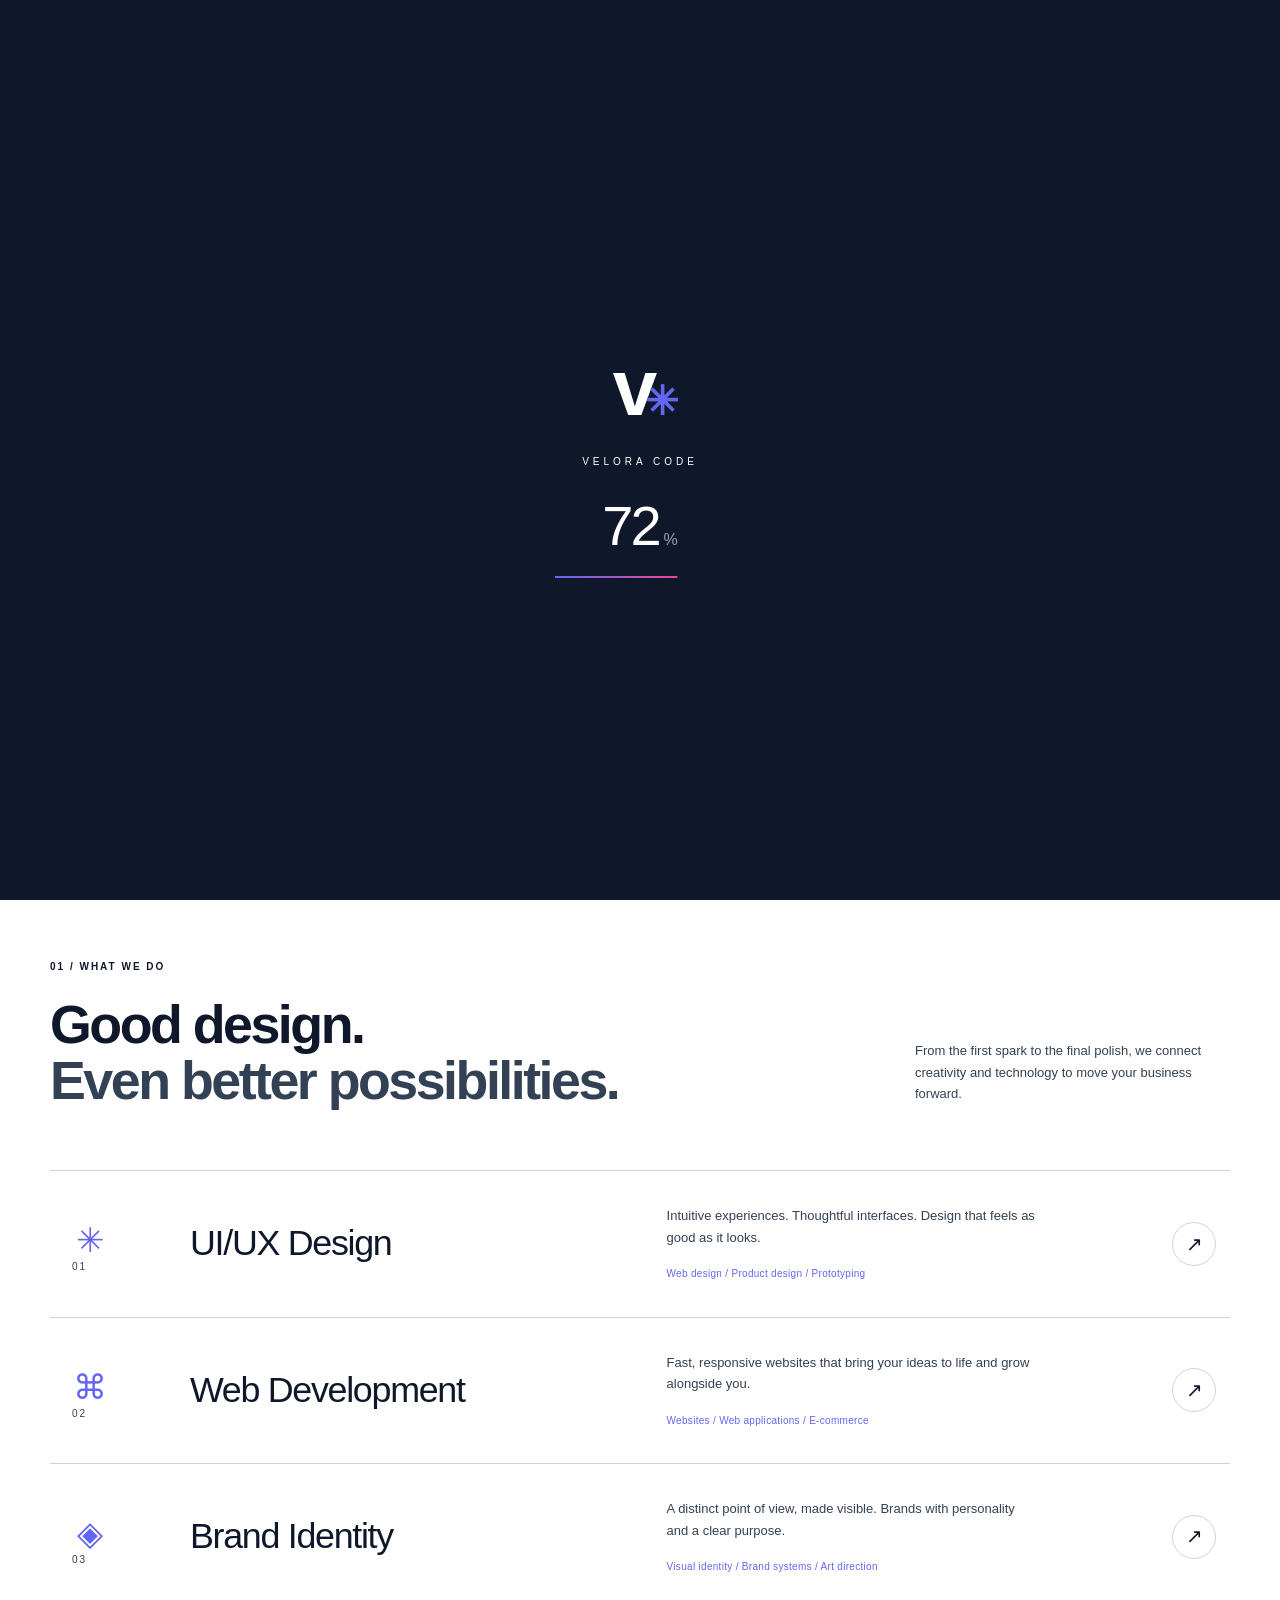
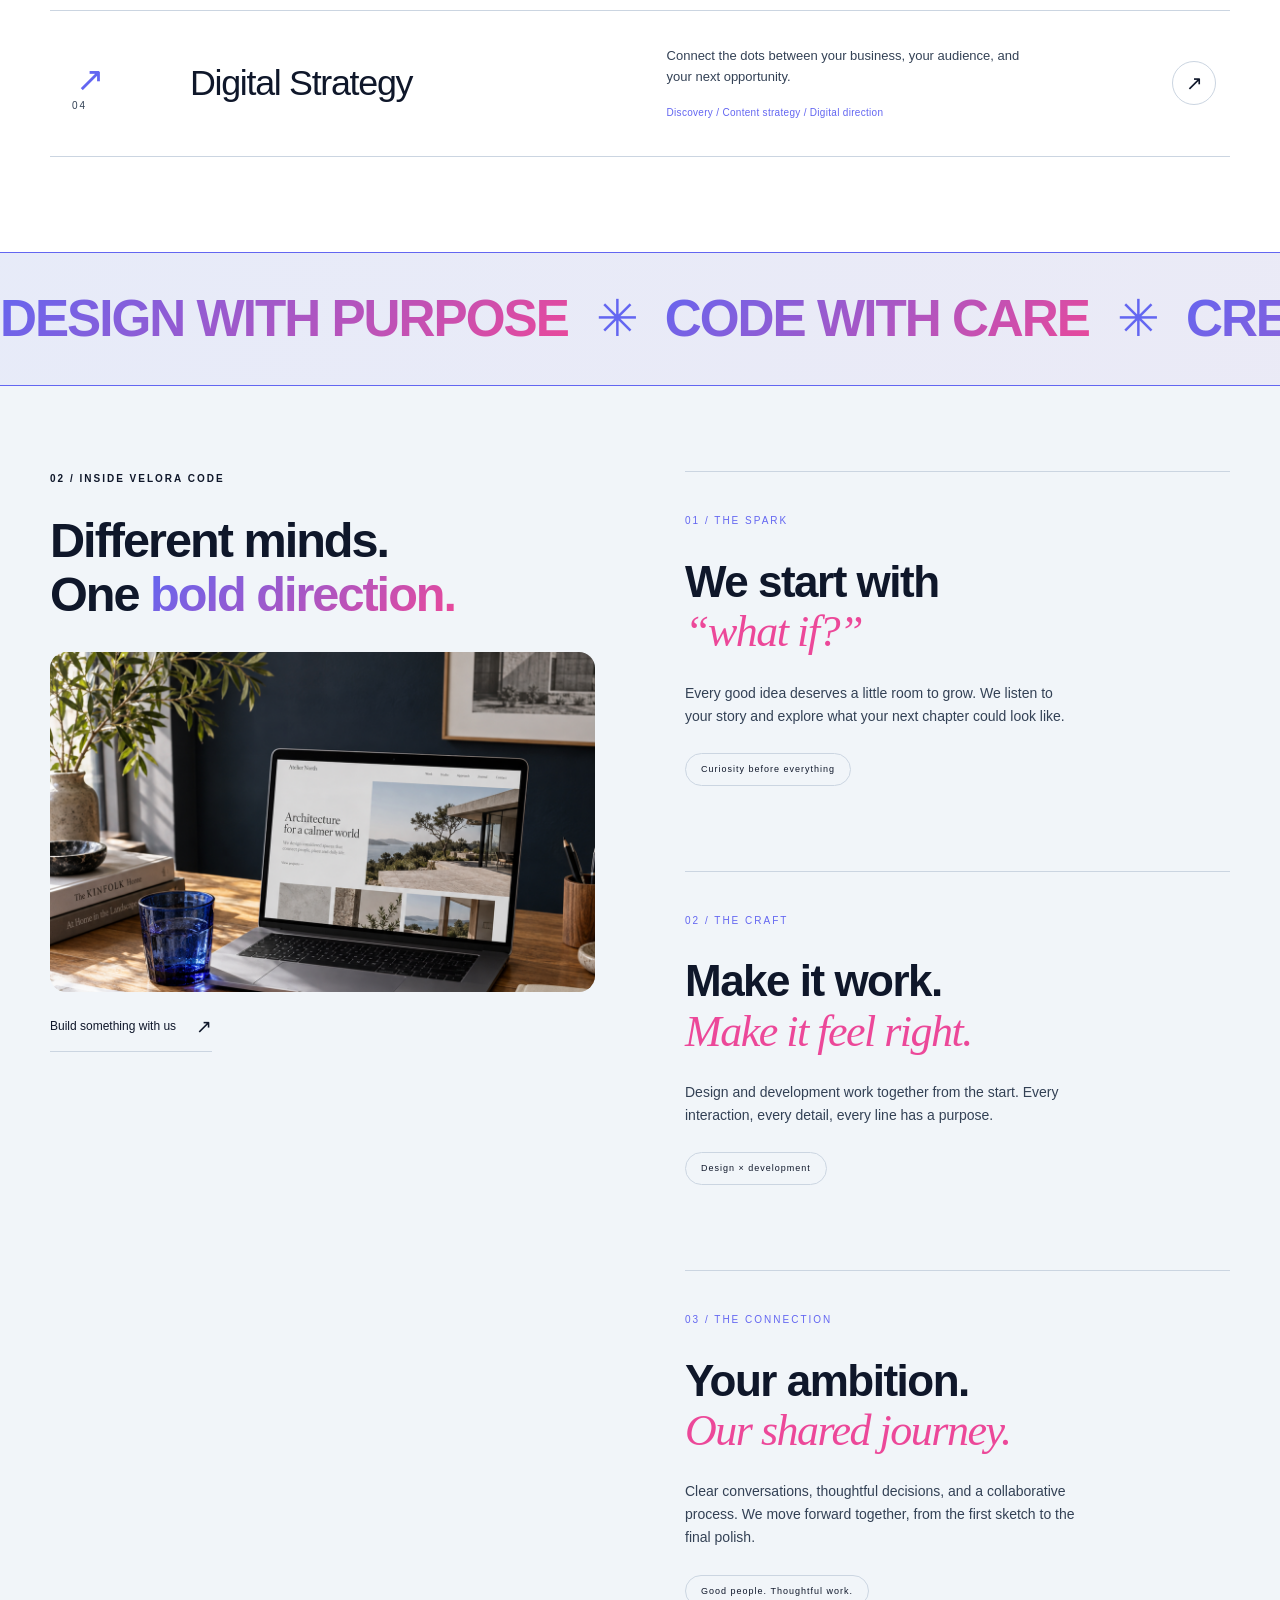
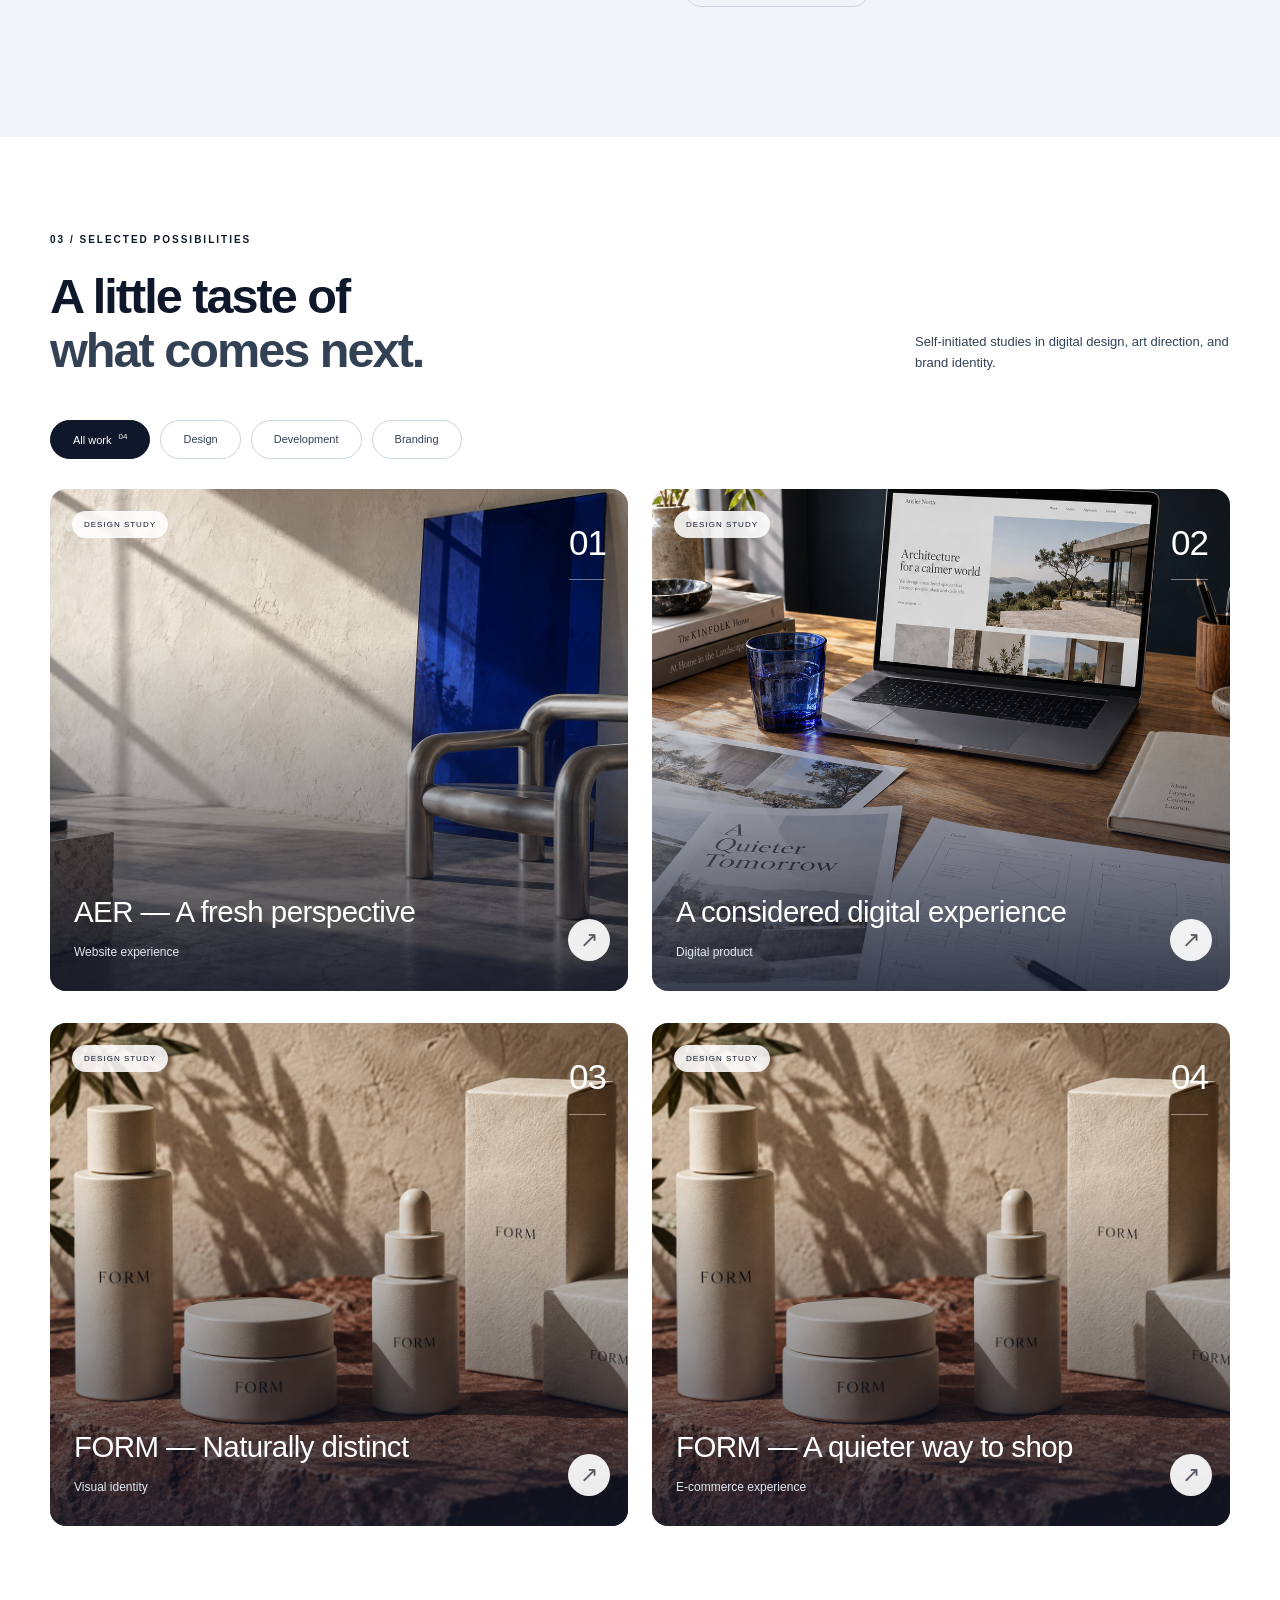
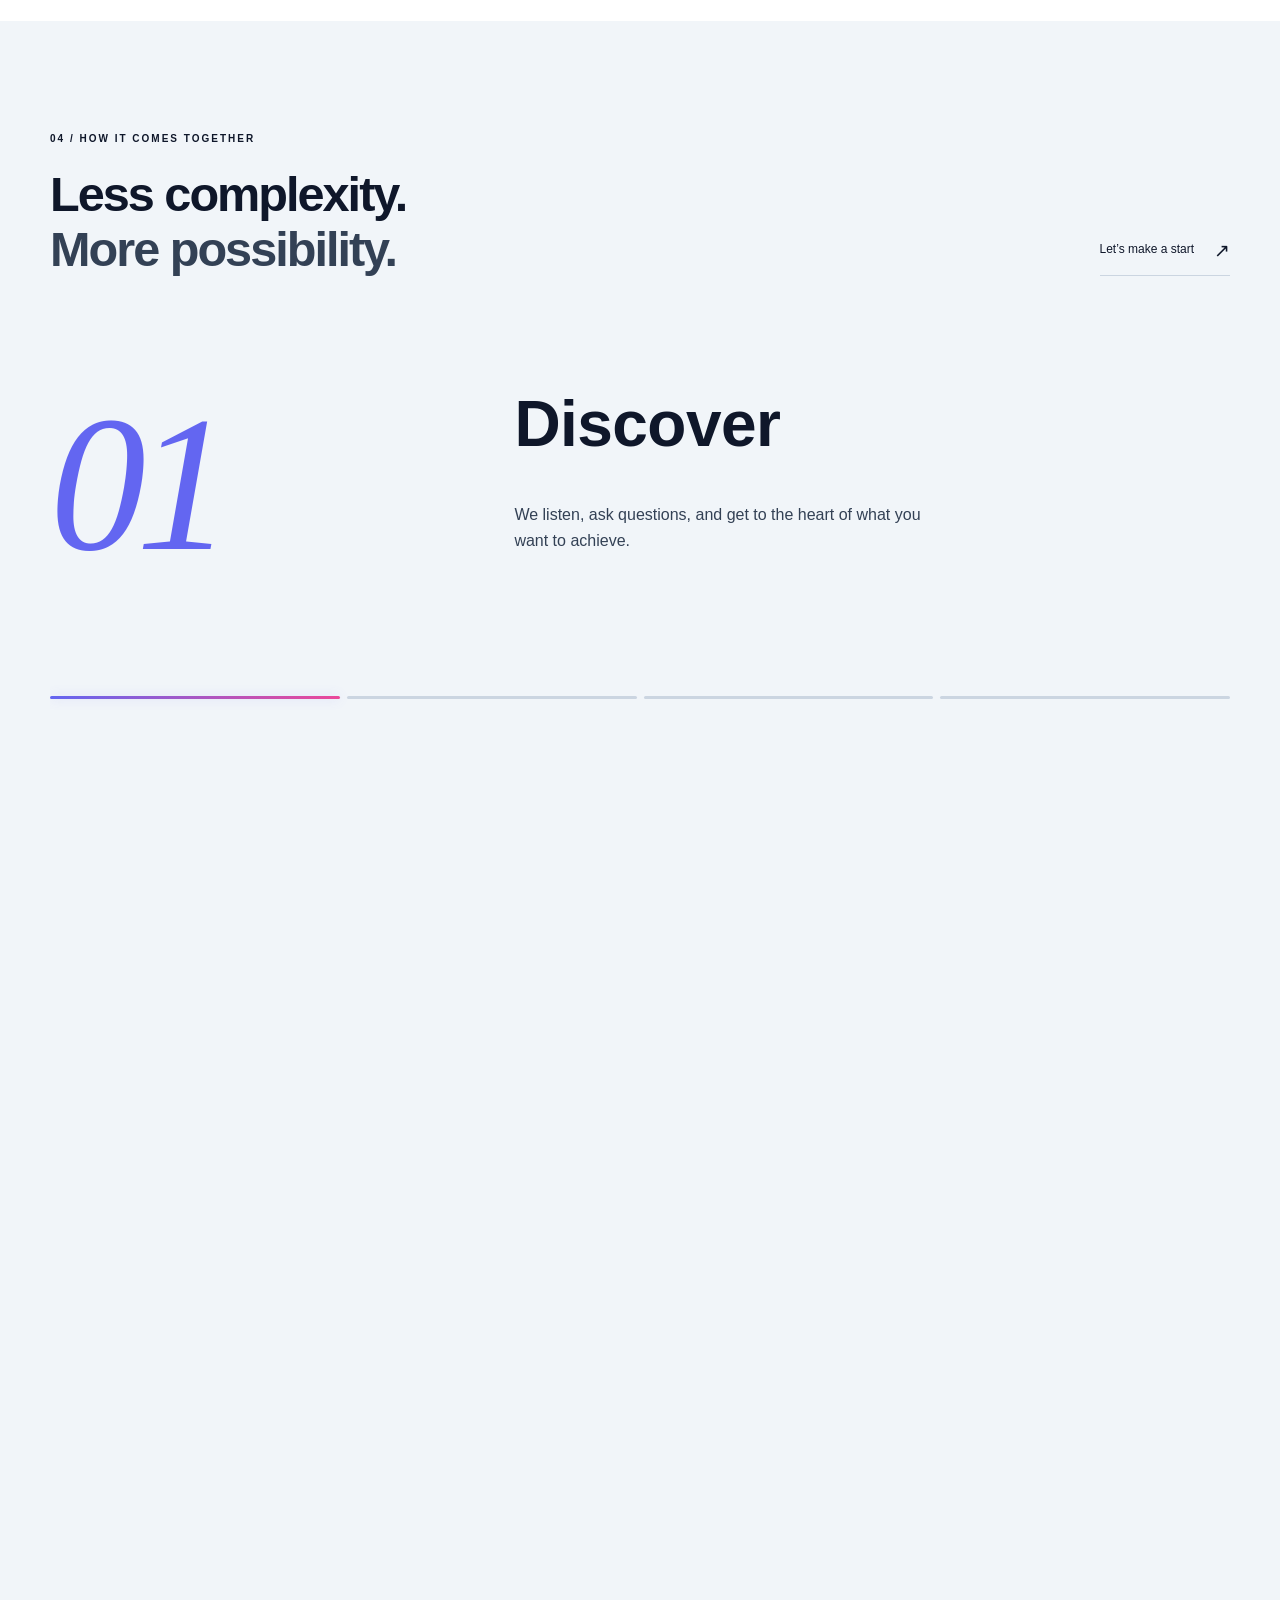
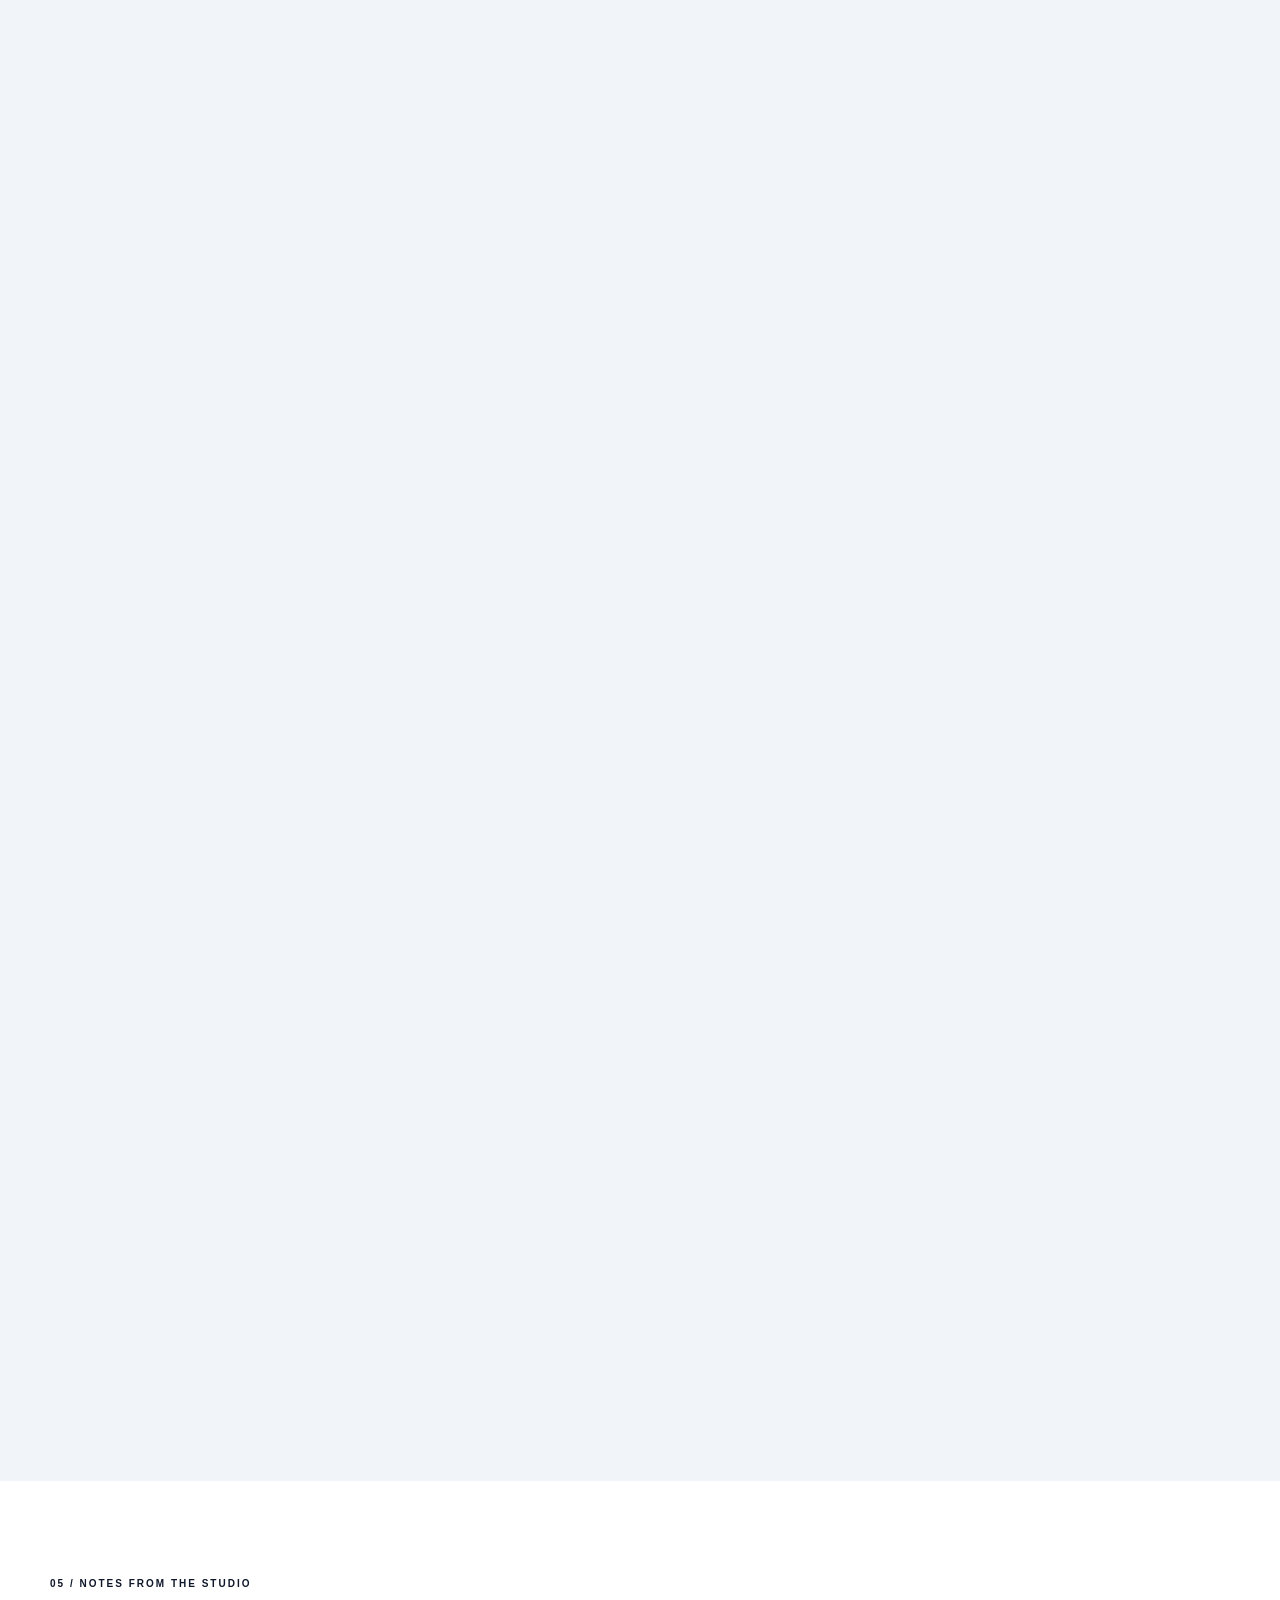
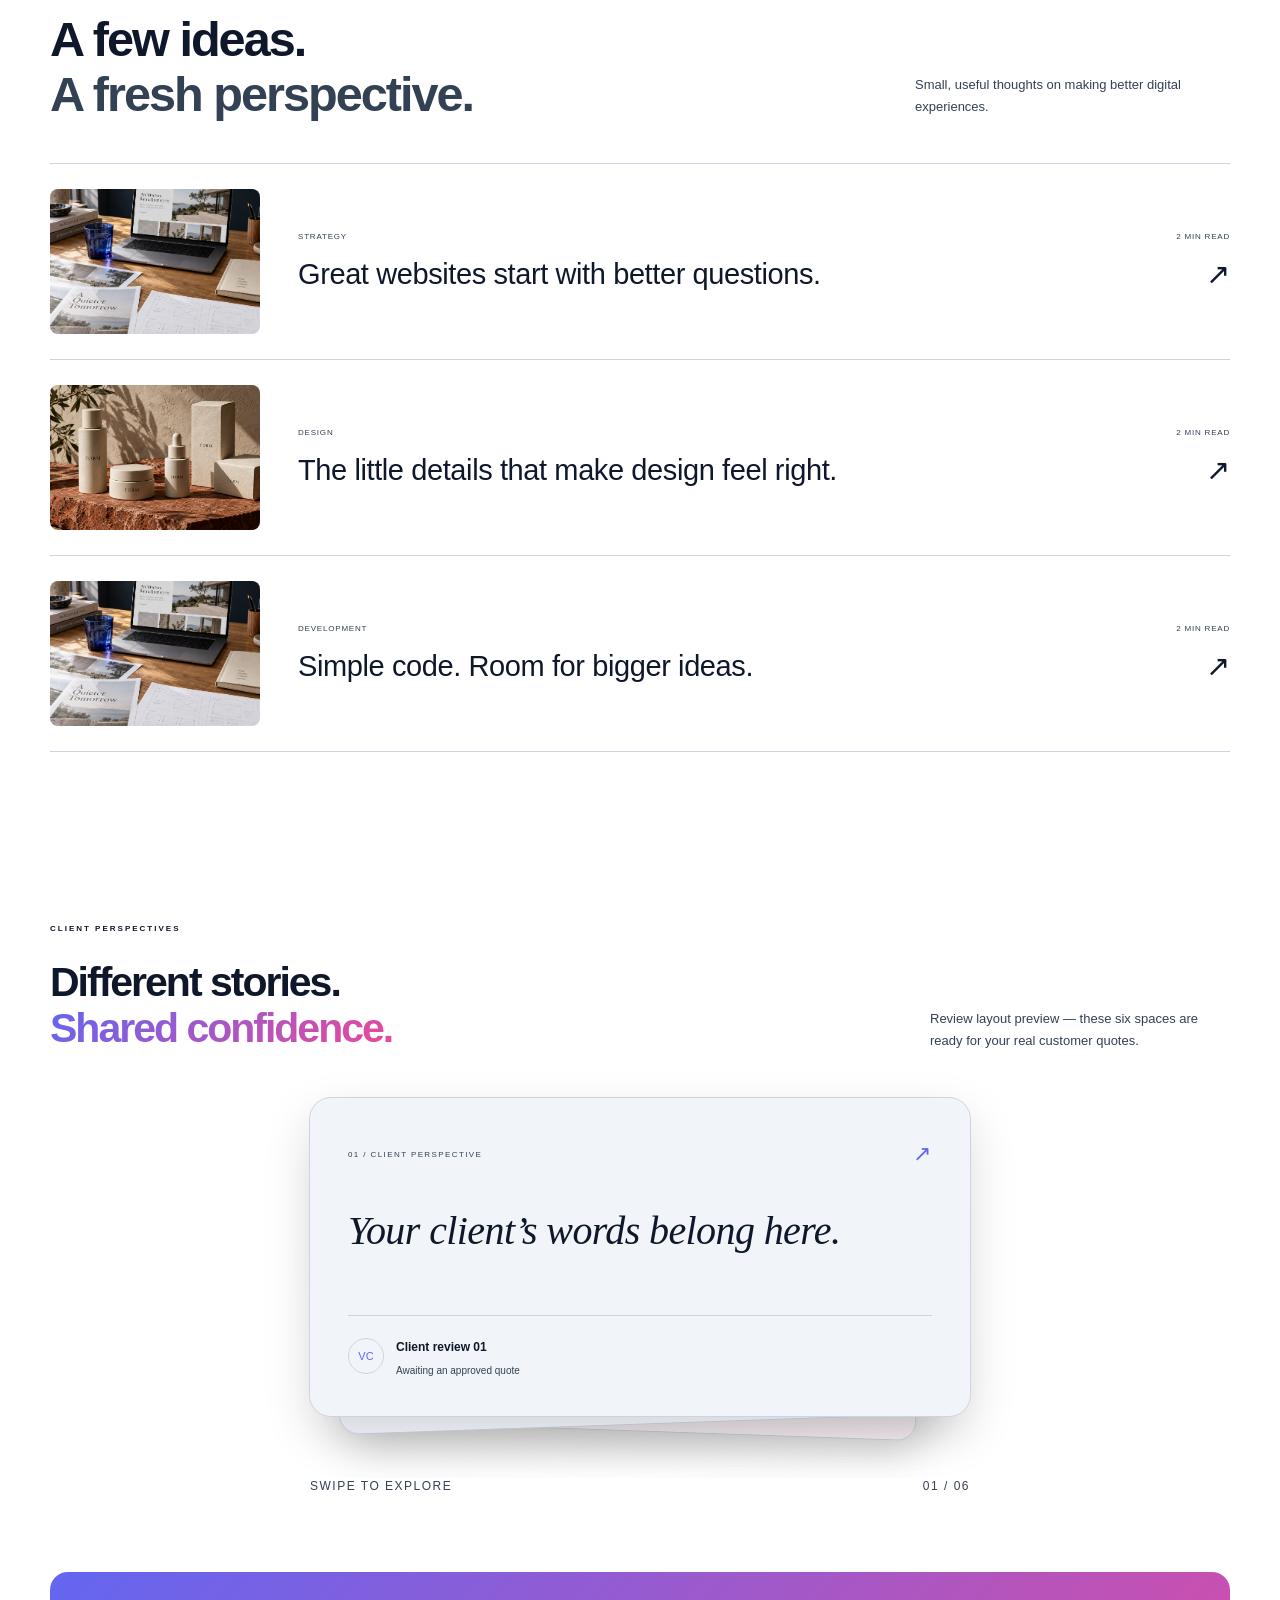
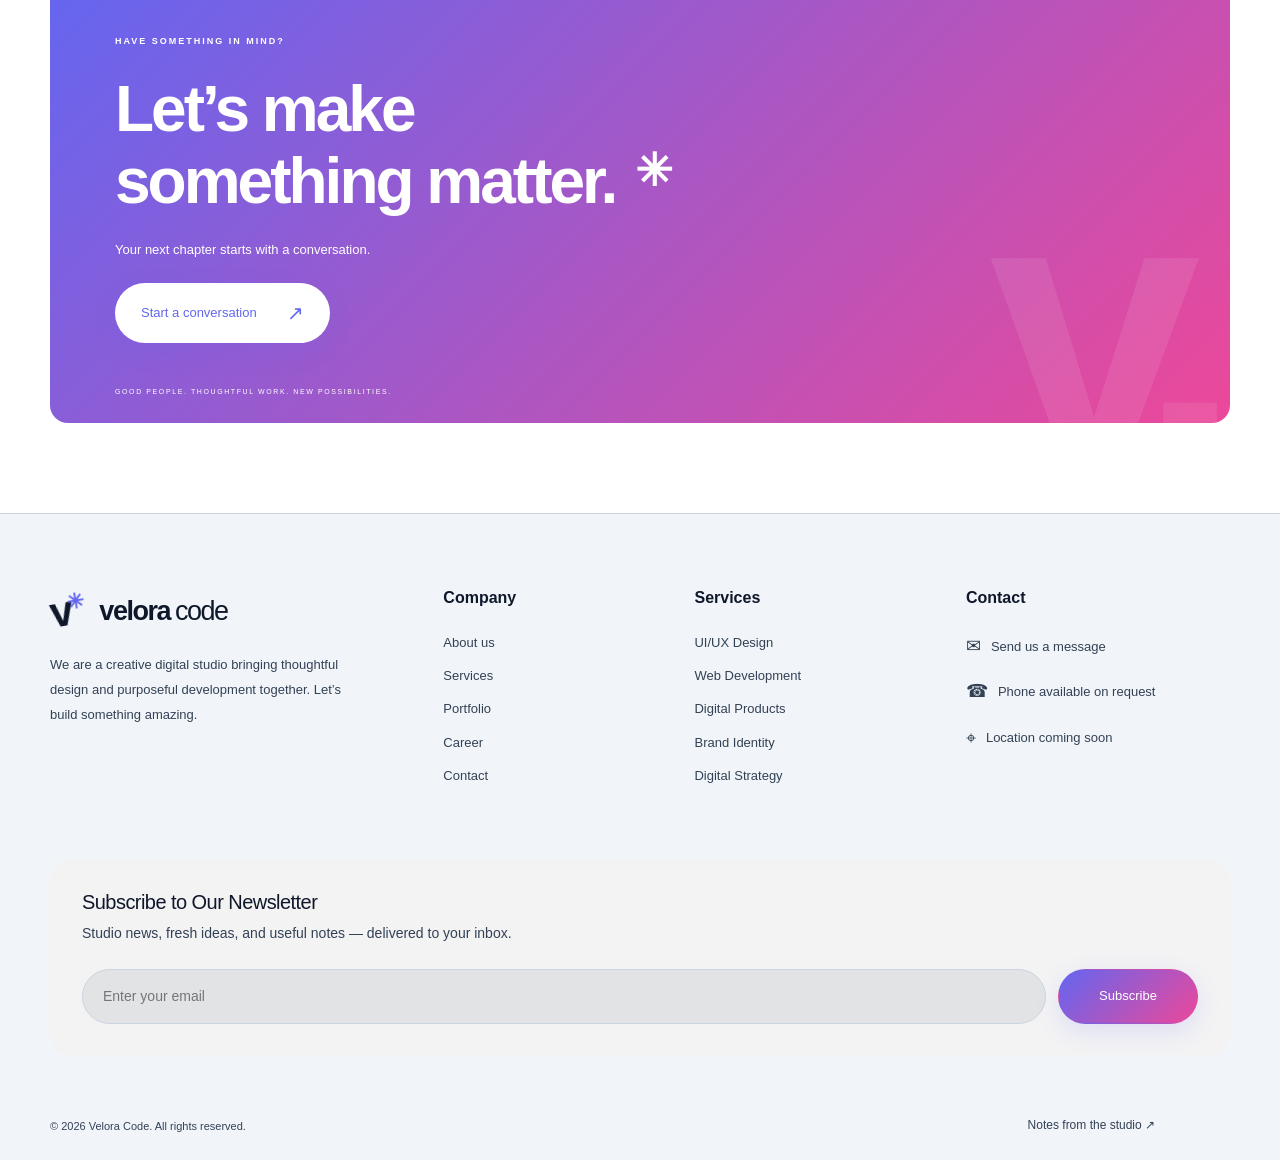
<file: index.html>
<!doctype html>
<html lang="en">
<head>
  <meta charset="UTF-8">
  <meta name="viewport" content="width=device-width, initial-scale=1">
  <meta name="description" content="Velora Code — thoughtful design and purposeful development for your next digital chapter.">
  <title>Velora Code — Ideas into experiences.</title>
<link rel="stylesheet" href="css/main.css">
  <script type="module" src="js/main.js"></script>
</head>
<body id="velora-app" data-theme="light">
  <a class="vc-skip" href="#main">Skip to content</a>
  <header class="vc-header">
    <div class="vc-wrap vc-nav">
      <a class="vc-brand" href="index.html" aria-label="Velora Code home"><span class="vc-mark">v<span>✳</span></span>velora<span class="vc-brand-code">code</span><span class="vc-brand-dot">®</span></a>
      <nav id="navigation" aria-label="Main navigation"><span class="vc-menu-caption">EXPLORE VELORA CODE</span><a href="index.html">Home</a><a href="html/about.html">Studio</a><a href="html/services.html">Services</a><a href="html/our-work.html">Our work</a><a href="html/career.html">Career</a><a href="html/contact.html">Contact</a><span class="vc-menu-footer">A little curiosity. A lot of possibility.</span></nav>
      <div class="vc-nav-actions"><button class="vc-theme" aria-label="Switch to dark theme" title="Switch theme"><span aria-hidden="true">☾</span></button><a class="vc-button vc-button-small" href="html/contact.html">Let’s talk <span>↗</span></a><button class="vc-menu" aria-label="Open menu" aria-expanded="false" aria-controls="navigation"><span></span><span></span><span></span></button></div>
    </div>
  </header>
  <main id="main">
    <section class="vc-hero vc-wrap" aria-labelledby="hero-title">
      <div class="vc-hero-copy">
        <p class="vc-eyebrow"><span class="vc-status"></span> A CREATIVE DIGITAL STUDIO</p>
        <h1 id="hero-title">Big ideas.<br>Beautiful <span class="vc-gradient">digital</span><br><span class="vc-gradient">experiences.</span><span class="vc-spark" aria-hidden="true">✳</span></h1>
        <p class="vc-intro">A little curiosity. A lot of craft. We bring design and code together to turn your next big idea into something people love.</p>
        <div class="vc-actions"><a class="vc-button" href="html/our-work.html">Explore our work <span>↗</span></a><a class="vc-text-link" href="html/contact.html">Have an idea? Let’s talk <span>↗</span></a></div>
        <div class="vc-stats" id="hero-stats" aria-label="Company statistics"></div>
      </div>
      <div class="vc-hero-art" aria-label="Website design in progress"><img class="vc-editorial-image" src="assets/images/workspace.png" alt="Laptop displaying an architecture website, with printed layouts and wireframe sketches on a desk" fetchpriority="high"><div class="vc-art-top"><span>IDEAS IN GOOD HANDS</span><span>VC — 01</span></div><span class="vc-art-bottom">DESIGN MEETS DEVELOPMENT <span>↗</span></span></div></section>
    <section class="vc-partners vc-wrap" aria-label="Our disciplines">
      <p>DESIGN & CODE<br>WORKING TOGETHER</p>
      <div class="vc-marquee" tabindex="0" aria-label="Our disciplines. Focus or hover to pause."><div class="vc-marquee-track" id="partner-logos"></div></div>
      
    </section>
    <section id="services" class="vc-section vc-wrap">
      <div class="vc-section-heading"><div><p class="vc-eyebrow">01 / WHAT WE DO</p><h2>Good design.<br><span class="vc-muted">Even better possibilities.</span></h2></div><p>From the first spark to the final polish, we connect creativity and technology to move your business forward.</p></div>
      <div class="vc-services" id="service-list" tabindex="0" aria-label="Our services"></div>
    </section>
    <section id="about" class="vc-studio-section"><div class="vc-studio-strip" aria-hidden="true"><span>DESIGN WITH PURPOSE ✳ CODE WITH CARE ✳ CREATE WITH CURIOSITY ✳</span><span>DESIGN WITH PURPOSE ✳ CODE WITH CARE ✳ CREATE WITH CURIOSITY ✳</span></div><div class="vc-wrap vc-studio-layout">
  <div class="vc-studio-pin"><p class="vc-eyebrow">02 / INSIDE VELORA CODE</p><h2>Different minds.<br>One <span class="vc-gradient">bold direction.</span></h2><div class="vc-studio-orbit"><img class="vc-editorial-image" src="assets/images/workspace.png" alt="Typography studies and website wireframes on a creative work desk" loading="lazy"></div><a class="vc-text-link" href="html/contact.html">Build something with us <span>↗</span></a></div>
  <div class="vc-studio-chapters"><article><span class="vc-chapter-number">01 / THE SPARK</span><h3>We start with<br><em>“what if?”</em></h3><p>Every good idea deserves a little room to grow. We listen to your story and explore what your next chapter could look like.</p><span class="vc-chapter-tag">Curiosity before everything</span></article><article><span class="vc-chapter-number">02 / THE CRAFT</span><h3>Make it work.<br><em>Make it feel right.</em></h3><p>Design and development work together from the start. Every interaction, every detail, every line has a purpose.</p><span class="vc-chapter-tag">Design × development</span></article><article><span class="vc-chapter-number">03 / THE CONNECTION</span><h3>Your ambition.<br><em>Our shared journey.</em></h3><p>Clear conversations, thoughtful decisions, and a collaborative process. We move forward together, from the first sketch to the final polish.</p><span class="vc-chapter-tag">Good people. Thoughtful work.</span></article></div>
</div></section>
    <section id="company-metrics" class="vc-metrics vc-wrap" hidden aria-label="Velora Code in numbers"></section><section id="work" class="vc-section vc-wrap">
      <div class="vc-section-heading"><div><p class="vc-eyebrow">03 / SELECTED POSSIBILITIES</p><h2>A little taste of<br><span class="vc-muted">what comes next.</span></h2></div><p>Self-initiated studies in digital design, art direction, and brand identity.</p></div>
      <div class="vc-filter-bar" role="group" aria-label="Filter project concepts"><button data-filter="All" aria-pressed="true">All work <sup>04</sup></button><button data-filter="Design" aria-pressed="false">Design</button><button data-filter="Development" aria-pressed="false">Development</button><button data-filter="Branding" aria-pressed="false">Branding</button></div>
      <div class="vc-projects" id="project-list" aria-live="polite"></div>
    </section>
    <section class="vc-process-band"><div class="vc-section vc-wrap"><div class="vc-section-heading"><div><p class="vc-eyebrow">04 / HOW IT COMES TOGETHER</p><h2>Less complexity.<br><span class="vc-muted">More possibility.</span></h2></div><a class="vc-text-link" href="html/contact.html">Let’s make a start <span>↗</span></a></div><div class="vc-process" id="process-list"></div></div></section>
    
    <section id="insights" class="vc-section vc-wrap vc-insights-section"><div class="vc-section-heading"><div><p class="vc-eyebrow">05 / NOTES FROM THE STUDIO</p><h2>A few ideas.<br><span class="vc-muted">A fresh perspective.</span></h2></div><p>Small, useful thoughts on making better digital experiences.</p></div><div class="vc-insights" id="article-list"></div></section>
    <section class="vc-quote vc-wrap" id="client-reviews" hidden aria-label="Customer reviews"></section><section id="contact" class="vc-contact vc-wrap"><div><p class="vc-eyebrow">HAVE SOMETHING IN MIND?</p><h2>Let’s make<br><span>something matter.</span><span class="vc-contact-star" aria-hidden="true">✳</span></h2><p>Your next chapter starts with a conversation.</p><button class="vc-button vc-button-light" data-contact>Start a conversation <span>↗</span></button></div><span class="vc-contact-watermark" aria-hidden="true">v.</span><span class="vc-contact-footnote">GOOD PEOPLE. THOUGHTFUL WORK. NEW POSSIBILITIES.</span></section>
  </main>
  <footer class="vc-footer"><div class="vc-wrap">
  <div class="vc-footer-grid">
    <div class="vc-footer-brand"><a class="vc-brand" href="index.html"><span class="vc-mark">v<span>✳</span></span>velora<span class="vc-brand-code">code</span></a><p>We are a creative digital studio bringing thoughtful design and purposeful development together. Let’s build something amazing.</p></div>
    <div><h3>Company</h3><a href="html/about.html">About us</a><a href="html/services.html">Services</a><a href="html/our-work.html">Portfolio</a><a href="html/career.html">Career</a><a href="html/contact.html">Contact</a></div>
    <div><h3>Services</h3><a href="html/services.html">UI/UX Design</a><a href="html/services.html">Web Development</a><a href="html/services.html">Digital Products</a><a href="html/services.html">Brand Identity</a><a href="html/services.html">Digital Strategy</a></div>
    <div class="vc-contact-details"><h3>Contact</h3><a href="html/contact.html"><span aria-hidden="true">✉</span> Send us a message</a><p><span aria-hidden="true">☎</span> Phone available on request</p><p><span aria-hidden="true">⌖</span> Location coming soon</p></div>
  </div>
  <div class="vc-newsletter"><div><h3>Subscribe to Our Newsletter</h3><p>Studio news, fresh ideas, and useful notes — delivered to your inbox.</p></div><form id="newsletter-form"><label class="vc-sr-only" for="newsletter-email">Your email address</label><div><input id="newsletter-email" name="email" type="email" required autocomplete="email" placeholder="Enter your email"><button class="vc-button" type="submit">Subscribe</button></div><p id="newsletter-status" role="status"></p></form></div>
  <div class="vc-footer-bottom"><span>© <span id="current-year"></span> Velora Code. All rights reserved.</span><a href="html/blogs.html">Notes from the studio ↗</a><a class="vc-back-top" href="#main" aria-label="Back to top"><span>Back to top</span><i aria-hidden="true">↑</i></a></div>
</div></footer>
  <dialog class="vc-dialog" id="detail-dialog" aria-labelledby="dialog-title"><button class="vc-dialog-close" aria-label="Close dialog">×</button><div id="dialog-content"></div></dialog>
</body>
</html>
</file>
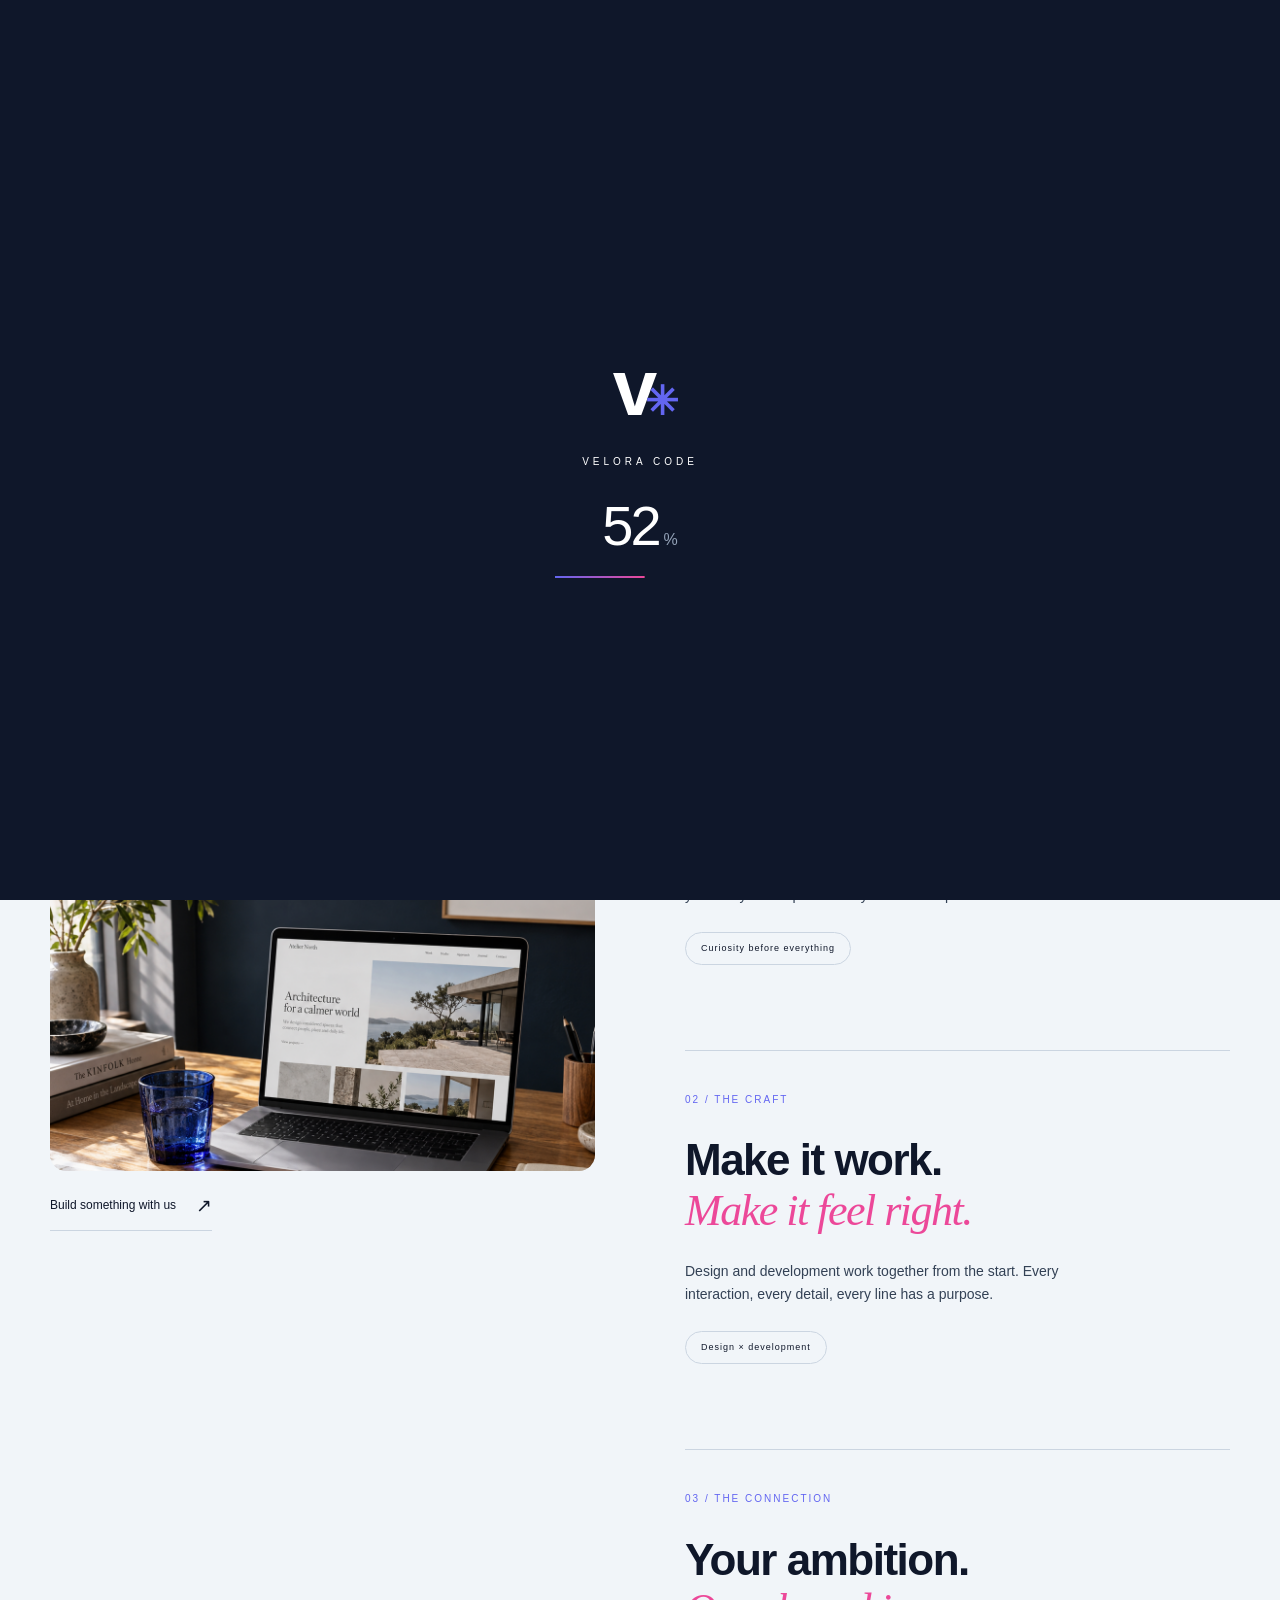
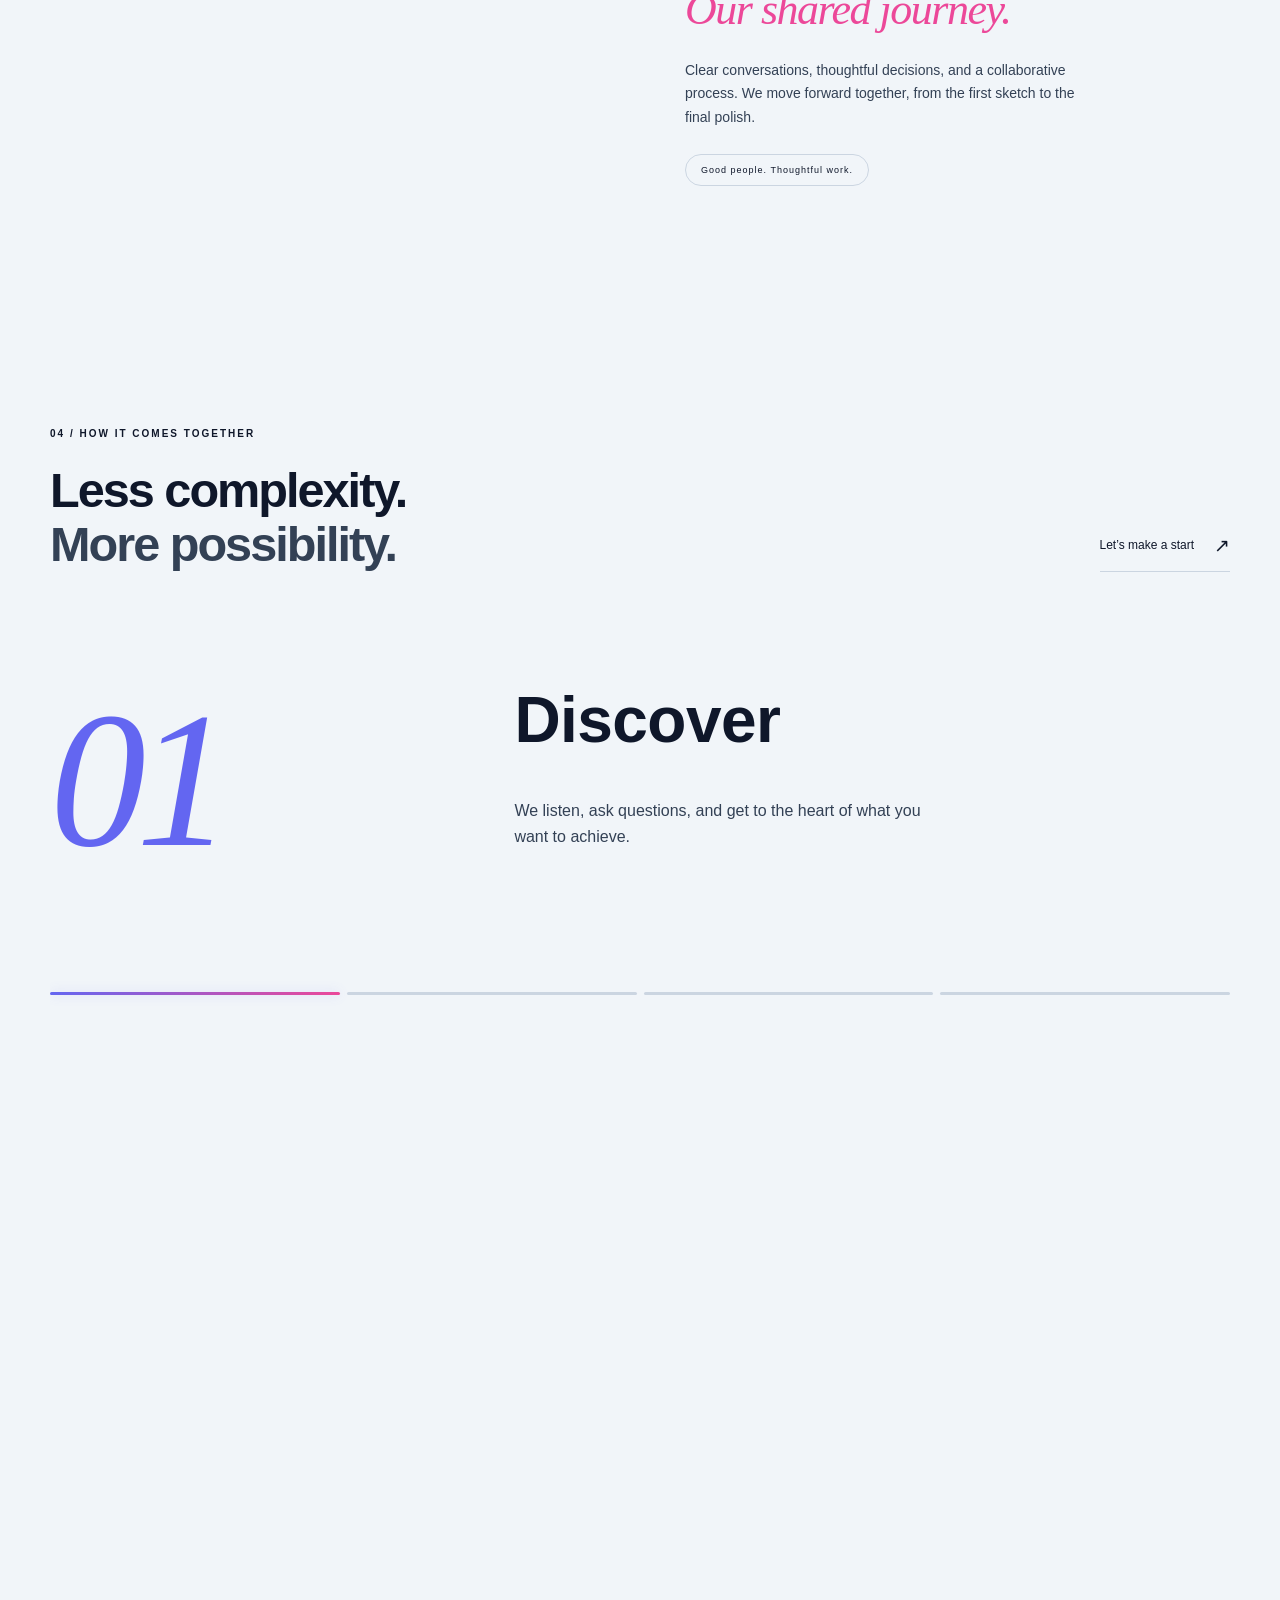
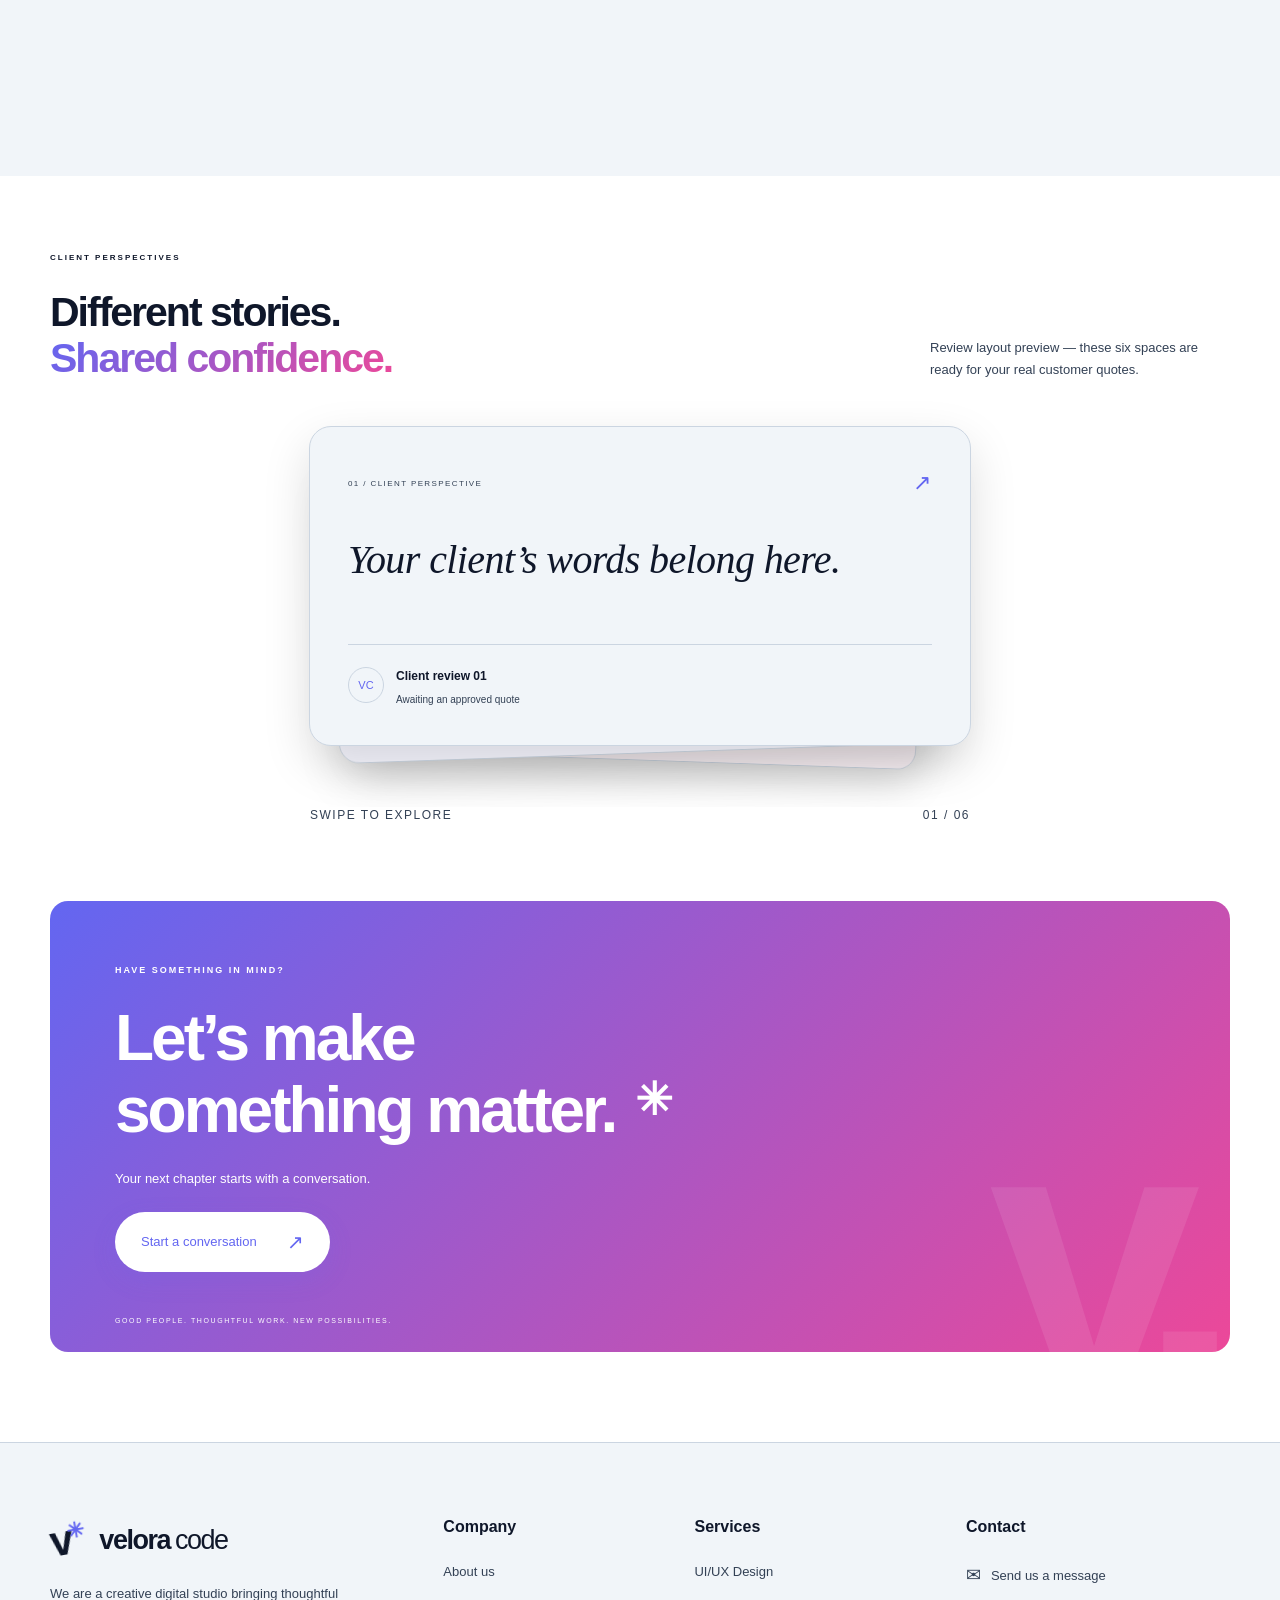
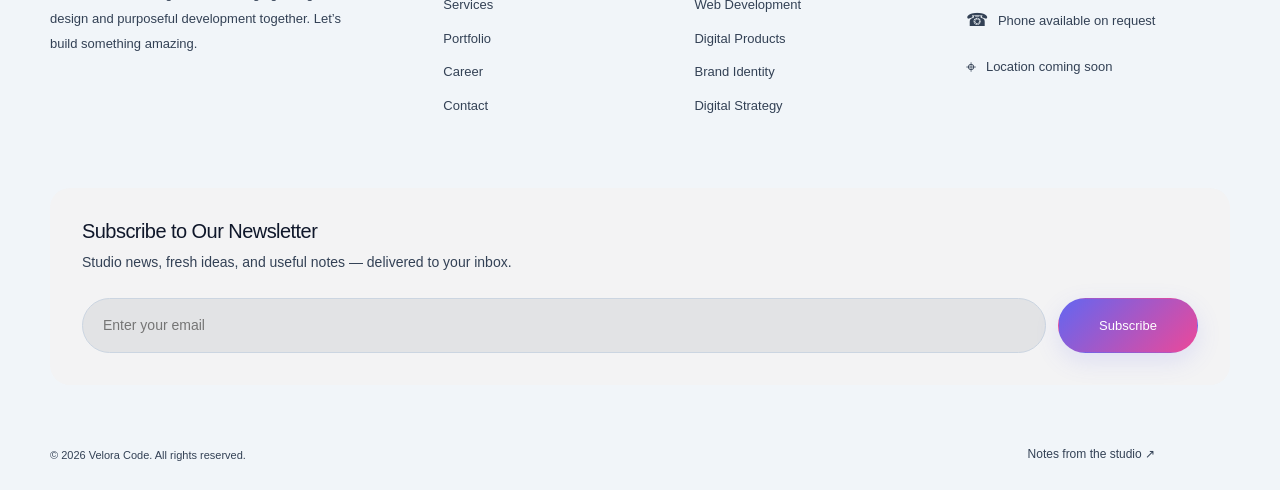
<file: html/about.html>
<!doctype html>
<html lang="en">
<head>
  <meta charset="UTF-8">
  <meta name="viewport" content="width=device-width, initial-scale=1">
  <meta name="description" content="Velora Code — thoughtful design and purposeful development for your next digital chapter.">
  <title>Our studio — Velora Code</title>
<link rel="stylesheet" href="../css/main.css">
  <script type="module" src="../js/main.js"></script>
</head>
<body id="velora-app" data-theme="light">
  <a class="vc-skip" href="#main">Skip to content</a>
  <header class="vc-header">
    <div class="vc-wrap vc-nav">
      <a class="vc-brand" href="../index.html" aria-label="Velora Code home"><span class="vc-mark">v<span>✳</span></span>velora<span class="vc-brand-code">code</span><span class="vc-brand-dot">®</span></a>
      <nav id="navigation" aria-label="Main navigation"><span class="vc-menu-caption">EXPLORE VELORA CODE</span><a href="../index.html">Home</a><a href="../html/about.html">Studio</a><a href="../html/services.html">Services</a><a href="../html/our-work.html">Our work</a><a href="../html/career.html">Career</a><a href="../html/contact.html">Contact</a><span class="vc-menu-footer">A little curiosity. A lot of possibility.</span></nav>
      <div class="vc-nav-actions"><button class="vc-theme" aria-label="Switch to dark theme" title="Switch theme"><span aria-hidden="true">☾</span></button><a class="vc-button vc-button-small" href="../html/contact.html">Let’s talk <span>↗</span></a><button class="vc-menu" aria-label="Open menu" aria-expanded="false" aria-controls="navigation"><span></span><span></span><span></span></button></div>
    </div>
  </header>
  <main id="main">
<section class="vc-page-intro vc-wrap"><p class="vc-eyebrow">MEET VELORA CODE</p><h1>A curious mind.<br>A <span class="vc-gradient">creative spirit.</span></h1><p>We connect the dots between what your business needs and what your audience will love.</p></section>
<section id="about" class="vc-studio-section"><div class="vc-studio-strip" aria-hidden="true"><span>DESIGN WITH PURPOSE ✳ CODE WITH CARE ✳ CREATE WITH CURIOSITY ✳</span><span>DESIGN WITH PURPOSE ✳ CODE WITH CARE ✳ CREATE WITH CURIOSITY ✳</span></div><div class="vc-wrap vc-studio-layout">
  <div class="vc-studio-pin"><p class="vc-eyebrow">02 / INSIDE VELORA CODE</p><h2>Different minds.<br>One <span class="vc-gradient">bold direction.</span></h2><div class="vc-studio-orbit"><img class="vc-editorial-image" src="../assets/images/workspace.png" alt="Typography studies and website wireframes on a creative work desk" loading="lazy"></div><a class="vc-text-link" href="../html/contact.html">Build something with us <span>↗</span></a></div>
  <div class="vc-studio-chapters"><article><span class="vc-chapter-number">01 / THE SPARK</span><h3>We start with<br><em>“what if?”</em></h3><p>Every good idea deserves a little room to grow. We listen to your story and explore what your next chapter could look like.</p><span class="vc-chapter-tag">Curiosity before everything</span></article><article><span class="vc-chapter-number">02 / THE CRAFT</span><h3>Make it work.<br><em>Make it feel right.</em></h3><p>Design and development work together from the start. Every interaction, every detail, every line has a purpose.</p><span class="vc-chapter-tag">Design × development</span></article><article><span class="vc-chapter-number">03 / THE CONNECTION</span><h3>Your ambition.<br><em>Our shared journey.</em></h3><p>Clear conversations, thoughtful decisions, and a collaborative process. We move forward together, from the first sketch to the final polish.</p><span class="vc-chapter-tag">Good people. Thoughtful work.</span></article></div>
</div></section><section id="company-metrics" class="vc-metrics vc-wrap" hidden aria-label="Velora Code in numbers"></section>
<section class="vc-process-band"><div class="vc-section vc-wrap"><div class="vc-section-heading"><div><p class="vc-eyebrow">04 / HOW IT COMES TOGETHER</p><h2>Less complexity.<br><span class="vc-muted">More possibility.</span></h2></div><a class="vc-text-link" href="../html/contact.html">Let’s make a start <span>↗</span></a></div><div class="vc-process" id="process-list"></div></div></section>
<section class="vc-quote vc-wrap" id="client-reviews" hidden aria-label="Customer reviews"></section><section id="contact" class="vc-contact vc-wrap"><div><p class="vc-eyebrow">HAVE SOMETHING IN MIND?</p><h2>Let’s make<br><span>something matter.</span><span class="vc-contact-star" aria-hidden="true">✳</span></h2><p>Your next chapter starts with a conversation.</p><button class="vc-button vc-button-light" data-contact>Start a conversation <span>↗</span></button></div><span class="vc-contact-watermark" aria-hidden="true">v.</span><span class="vc-contact-footnote">GOOD PEOPLE. THOUGHTFUL WORK. NEW POSSIBILITIES.</span></section>
  </main>
  <footer class="vc-footer"><div class="vc-wrap">
  <div class="vc-footer-grid">
    <div class="vc-footer-brand"><a class="vc-brand" href="../index.html"><span class="vc-mark">v<span>✳</span></span>velora<span class="vc-brand-code">code</span></a><p>We are a creative digital studio bringing thoughtful design and purposeful development together. Let’s build something amazing.</p></div>
    <div><h3>Company</h3><a href="../html/about.html">About us</a><a href="../html/services.html">Services</a><a href="../html/our-work.html">Portfolio</a><a href="../html/career.html">Career</a><a href="../html/contact.html">Contact</a></div>
    <div><h3>Services</h3><a href="../html/services.html">UI/UX Design</a><a href="../html/services.html">Web Development</a><a href="../html/services.html">Digital Products</a><a href="../html/services.html">Brand Identity</a><a href="../html/services.html">Digital Strategy</a></div>
    <div class="vc-contact-details"><h3>Contact</h3><a href="../html/contact.html"><span aria-hidden="true">✉</span> Send us a message</a><p><span aria-hidden="true">☎</span> Phone available on request</p><p><span aria-hidden="true">⌖</span> Location coming soon</p></div>
  </div>
  <div class="vc-newsletter"><div><h3>Subscribe to Our Newsletter</h3><p>Studio news, fresh ideas, and useful notes — delivered to your inbox.</p></div><form id="newsletter-form"><label class="vc-sr-only" for="newsletter-email">Your email address</label><div><input id="newsletter-email" name="email" type="email" required autocomplete="email" placeholder="Enter your email"><button class="vc-button" type="submit">Subscribe</button></div><p id="newsletter-status" role="status"></p></form></div>
  <div class="vc-footer-bottom"><span>© <span id="current-year"></span> Velora Code. All rights reserved.</span><a href="../html/blogs.html">Notes from the studio ↗</a><a class="vc-back-top" href="#main" aria-label="Back to top"><span>Back to top</span><i aria-hidden="true">↑</i></a></div>
</div></footer>
  <dialog class="vc-dialog" id="detail-dialog" aria-labelledby="dialog-title"><button class="vc-dialog-close" aria-label="Close dialog">×</button><div id="dialog-content"></div></dialog>
</body>
</html>
</file>
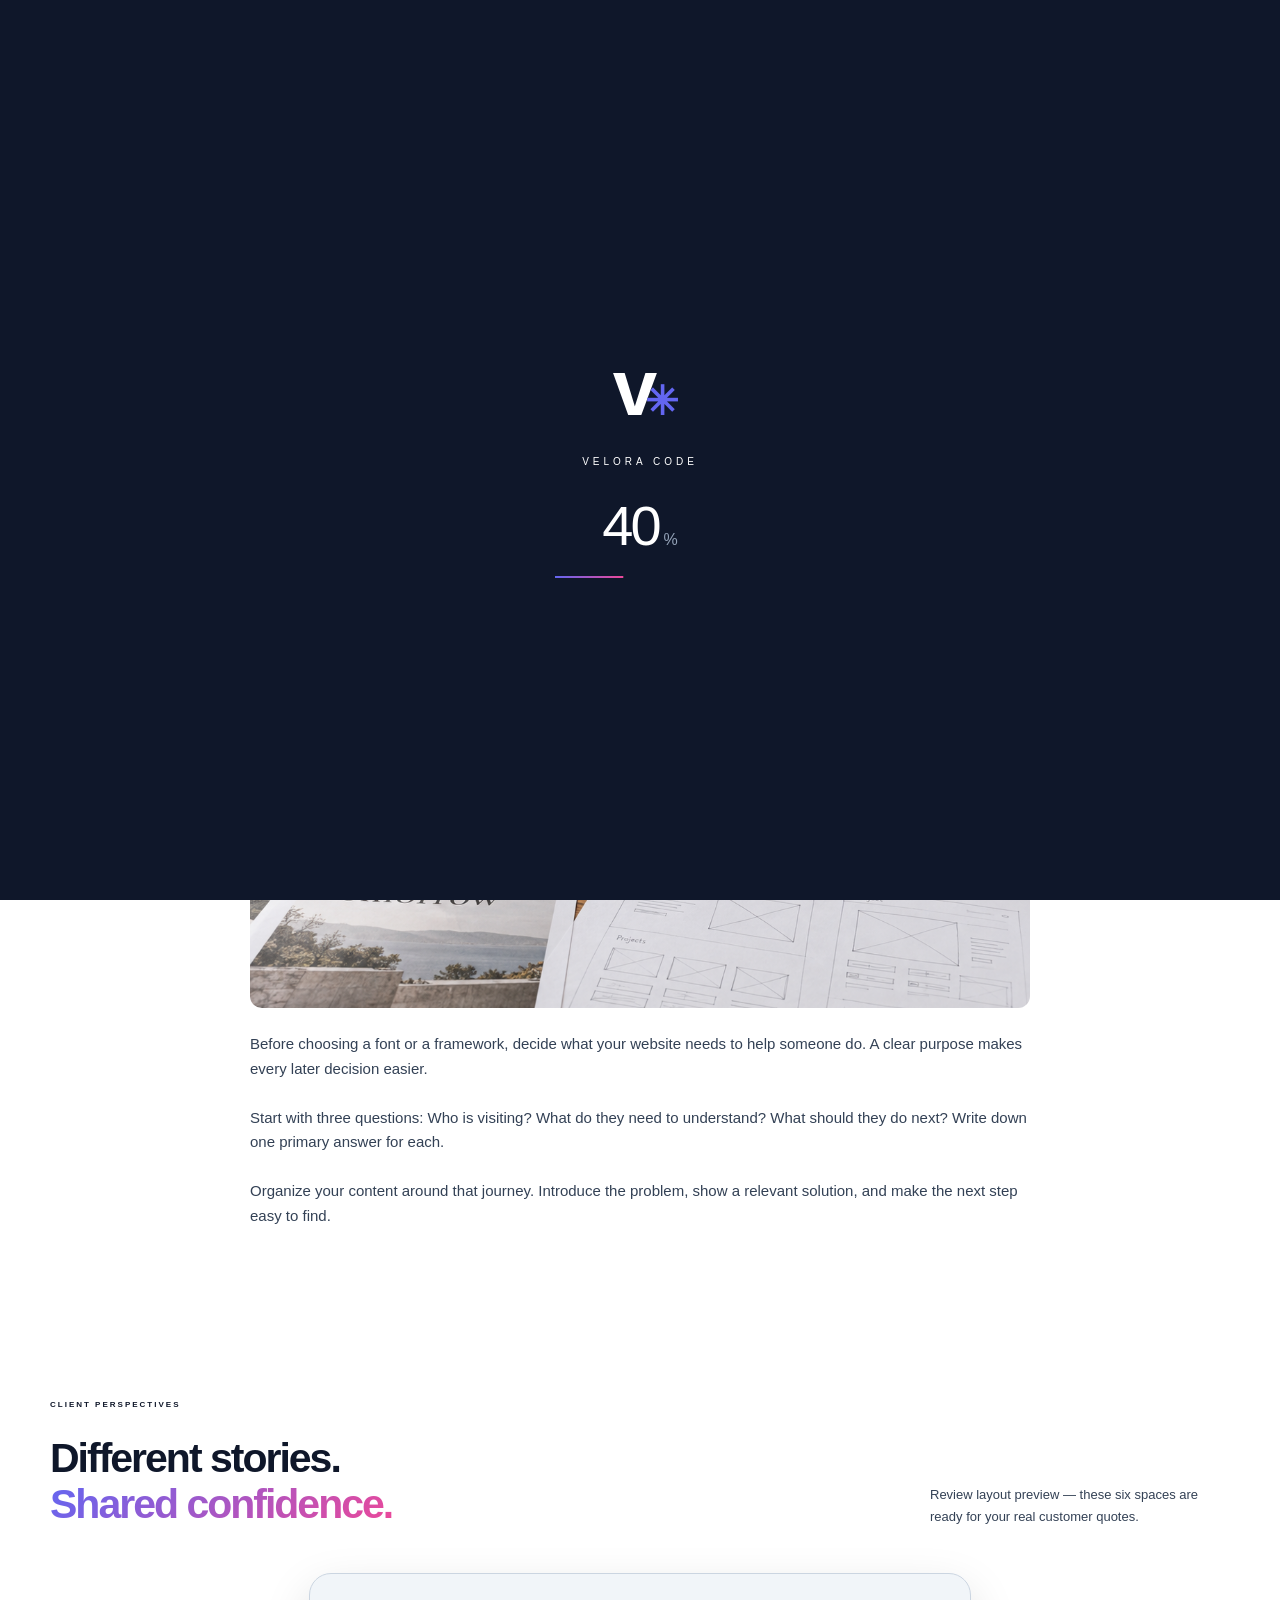
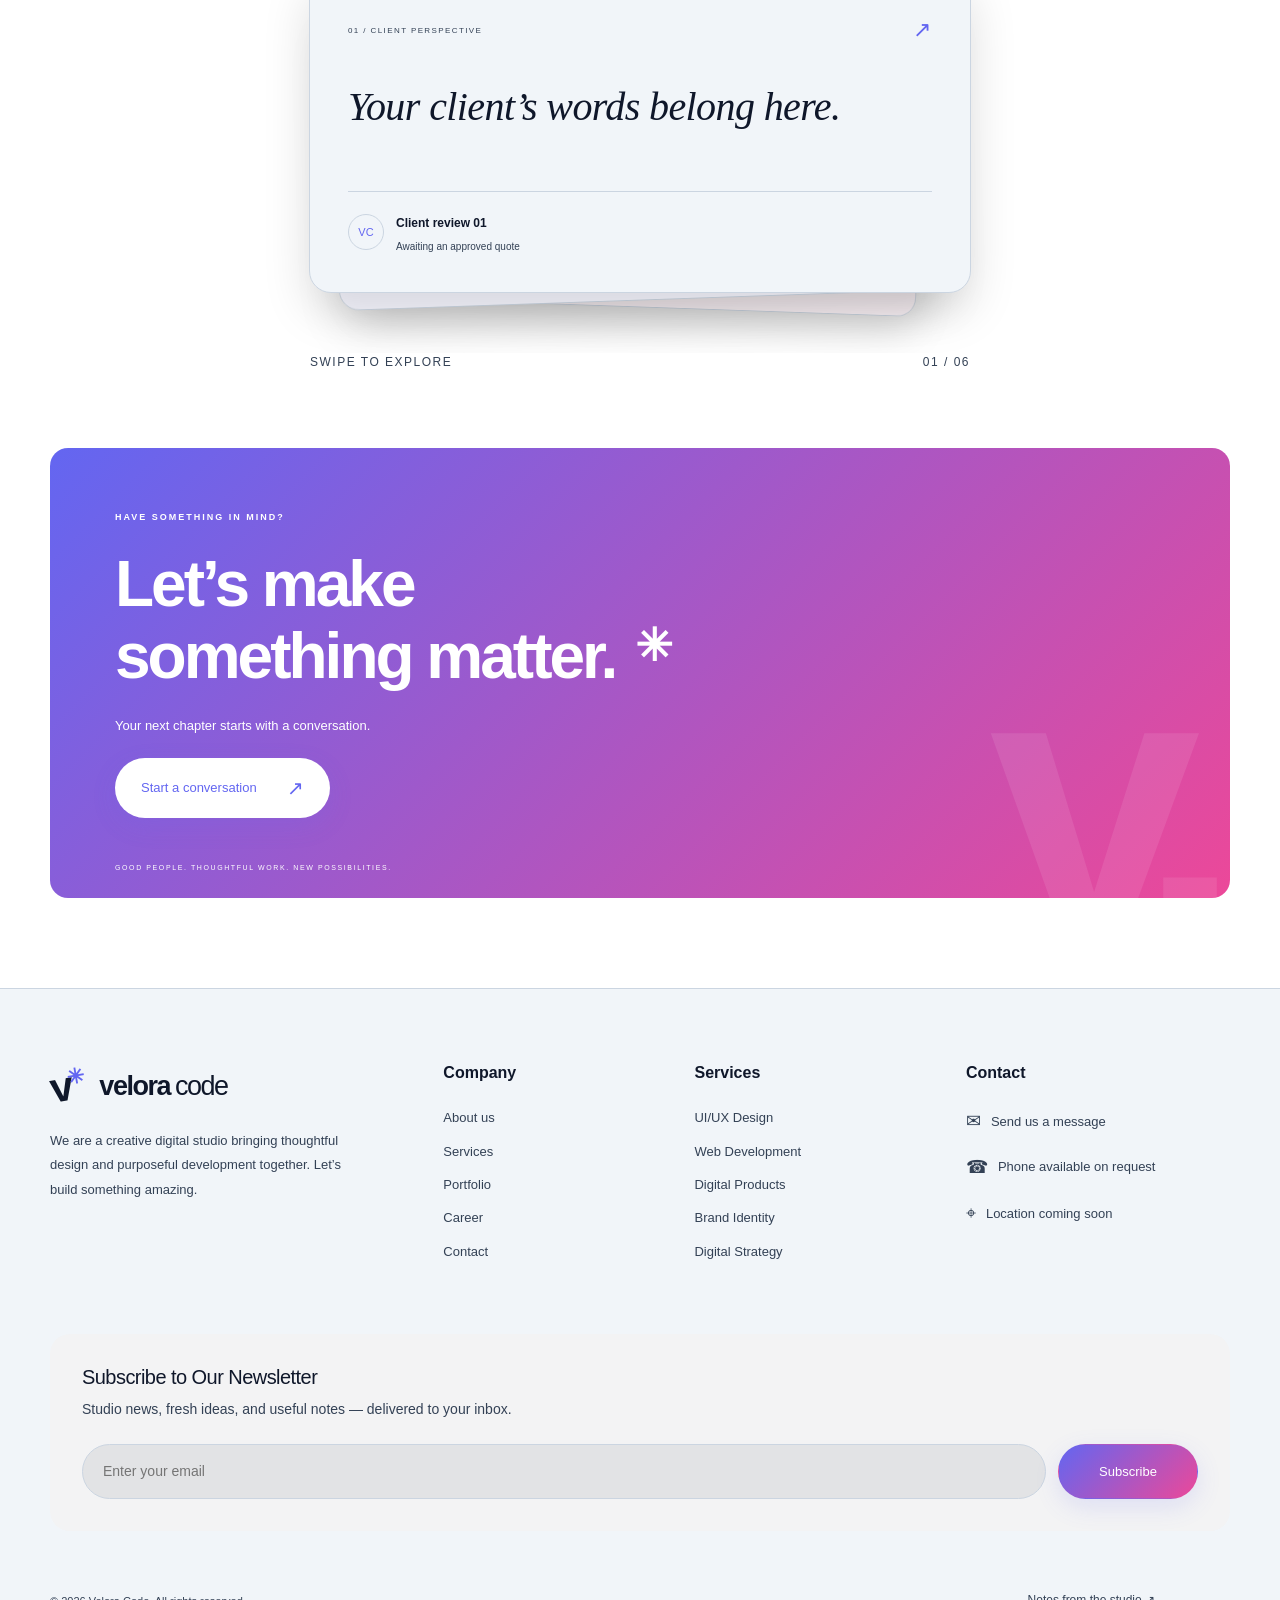
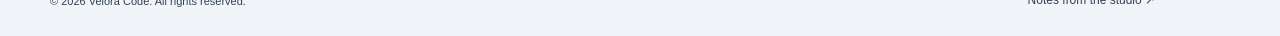
<file: html/blog-post.html>
<!doctype html>
<html lang="en">
<head>
  <meta charset="UTF-8">
  <meta name="viewport" content="width=device-width, initial-scale=1">
  <meta name="description" content="Velora Code — thoughtful design and purposeful development for your next digital chapter.">
  <title>Studio insight — Velora Code</title>
<link rel="stylesheet" href="../css/main.css">
  <script type="module" src="../js/main.js"></script>
</head>
<body id="velora-app" data-theme="light">
  <a class="vc-skip" href="#main">Skip to content</a>
  <header class="vc-header">
    <div class="vc-wrap vc-nav">
      <a class="vc-brand" href="../index.html" aria-label="Velora Code home"><span class="vc-mark">v<span>✳</span></span>velora<span class="vc-brand-code">code</span><span class="vc-brand-dot">®</span></a>
      <nav id="navigation" aria-label="Main navigation"><span class="vc-menu-caption">EXPLORE VELORA CODE</span><a href="../index.html">Home</a><a href="../html/about.html">Studio</a><a href="../html/services.html">Services</a><a href="../html/our-work.html">Our work</a><a href="../html/career.html">Career</a><a href="../html/contact.html">Contact</a><span class="vc-menu-footer">A little curiosity. A lot of possibility.</span></nav>
      <div class="vc-nav-actions"><button class="vc-theme" aria-label="Switch to dark theme" title="Switch theme"><span aria-hidden="true">☾</span></button><a class="vc-button vc-button-small" href="../html/contact.html">Let’s talk <span>↗</span></a><button class="vc-menu" aria-label="Open menu" aria-expanded="false" aria-controls="navigation"><span></span><span></span><span></span></button></div>
    </div>
  </header>
  <main id="main">
<section class="vc-wrap"><article class="vc-detail" id="blog-detail"></article></section><section class="vc-quote vc-wrap" id="client-reviews" hidden aria-label="Customer reviews"></section><section id="contact" class="vc-contact vc-wrap"><div><p class="vc-eyebrow">HAVE SOMETHING IN MIND?</p><h2>Let’s make<br><span>something matter.</span><span class="vc-contact-star" aria-hidden="true">✳</span></h2><p>Your next chapter starts with a conversation.</p><button class="vc-button vc-button-light" data-contact>Start a conversation <span>↗</span></button></div><span class="vc-contact-watermark" aria-hidden="true">v.</span><span class="vc-contact-footnote">GOOD PEOPLE. THOUGHTFUL WORK. NEW POSSIBILITIES.</span></section>
  </main>
  <footer class="vc-footer"><div class="vc-wrap">
  <div class="vc-footer-grid">
    <div class="vc-footer-brand"><a class="vc-brand" href="../index.html"><span class="vc-mark">v<span>✳</span></span>velora<span class="vc-brand-code">code</span></a><p>We are a creative digital studio bringing thoughtful design and purposeful development together. Let’s build something amazing.</p></div>
    <div><h3>Company</h3><a href="../html/about.html">About us</a><a href="../html/services.html">Services</a><a href="../html/our-work.html">Portfolio</a><a href="../html/career.html">Career</a><a href="../html/contact.html">Contact</a></div>
    <div><h3>Services</h3><a href="../html/services.html">UI/UX Design</a><a href="../html/services.html">Web Development</a><a href="../html/services.html">Digital Products</a><a href="../html/services.html">Brand Identity</a><a href="../html/services.html">Digital Strategy</a></div>
    <div class="vc-contact-details"><h3>Contact</h3><a href="../html/contact.html"><span aria-hidden="true">✉</span> Send us a message</a><p><span aria-hidden="true">☎</span> Phone available on request</p><p><span aria-hidden="true">⌖</span> Location coming soon</p></div>
  </div>
  <div class="vc-newsletter"><div><h3>Subscribe to Our Newsletter</h3><p>Studio news, fresh ideas, and useful notes — delivered to your inbox.</p></div><form id="newsletter-form"><label class="vc-sr-only" for="newsletter-email">Your email address</label><div><input id="newsletter-email" name="email" type="email" required autocomplete="email" placeholder="Enter your email"><button class="vc-button" type="submit">Subscribe</button></div><p id="newsletter-status" role="status"></p></form></div>
  <div class="vc-footer-bottom"><span>© <span id="current-year"></span> Velora Code. All rights reserved.</span><a href="../html/blogs.html">Notes from the studio ↗</a><a class="vc-back-top" href="#main" aria-label="Back to top"><span>Back to top</span><i aria-hidden="true">↑</i></a></div>
</div></footer>
  <dialog class="vc-dialog" id="detail-dialog" aria-labelledby="dialog-title"><button class="vc-dialog-close" aria-label="Close dialog">×</button><div id="dialog-content"></div></dialog>
</body>
</html>
</file>
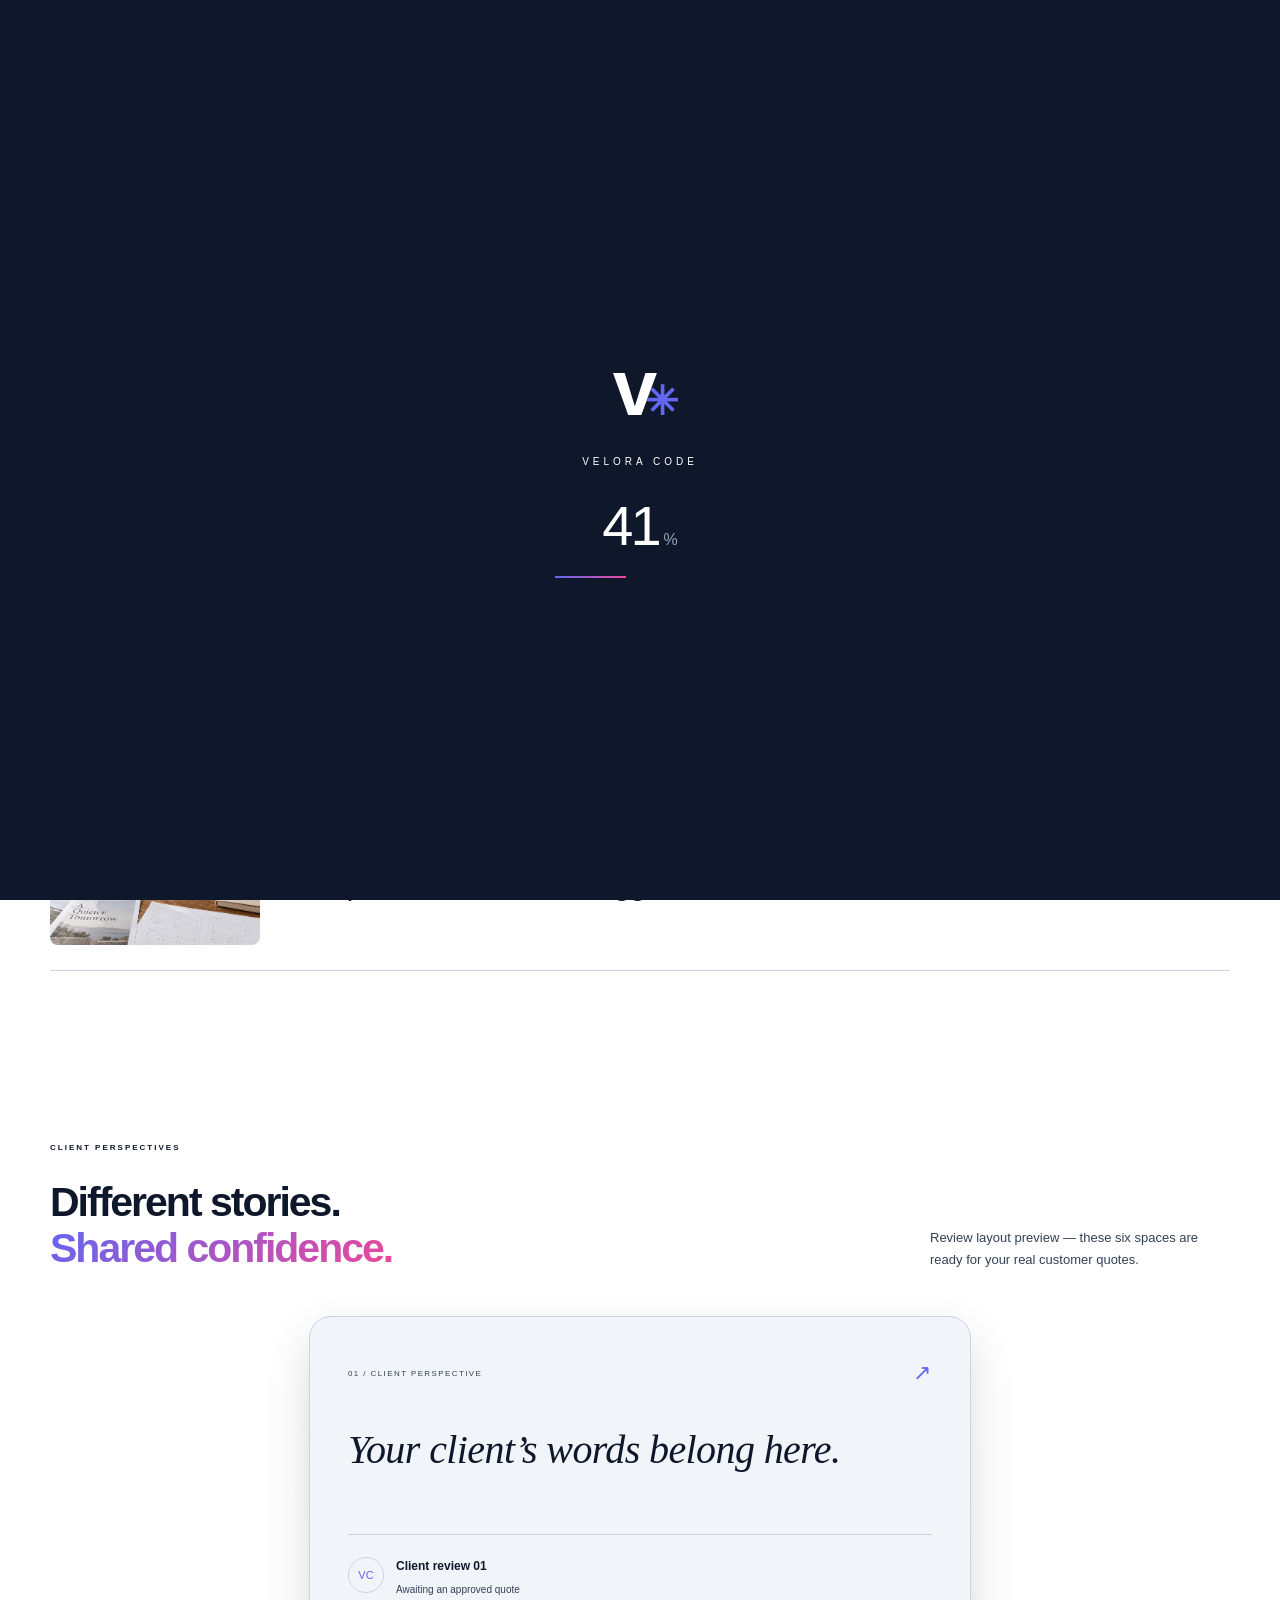
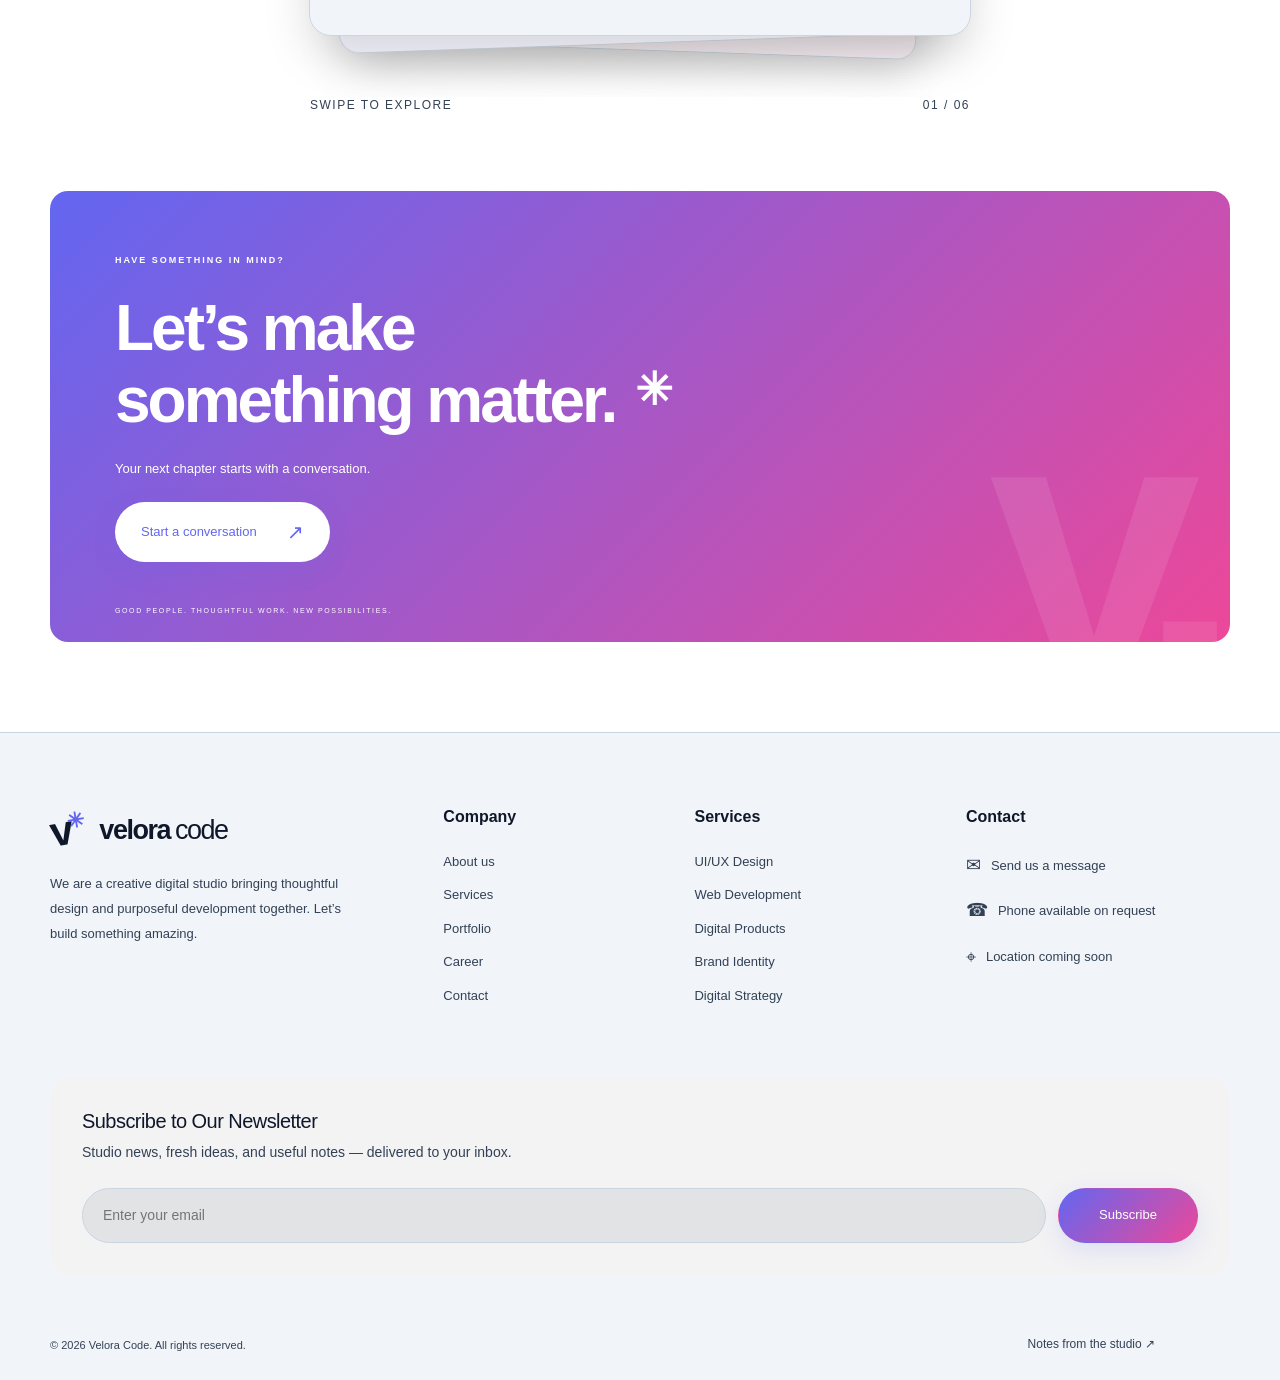
<file: html/blogs.html>
<!doctype html>
<html lang="en">
<head>
  <meta charset="UTF-8">
  <meta name="viewport" content="width=device-width, initial-scale=1">
  <meta name="description" content="Velora Code — thoughtful design and purposeful development for your next digital chapter.">
  <title>Studio notes — Velora Code</title>
<link rel="stylesheet" href="../css/main.css">
  <script type="module" src="../js/main.js"></script>
</head>
<body id="velora-app" data-theme="light">
  <a class="vc-skip" href="#main">Skip to content</a>
  <header class="vc-header">
    <div class="vc-wrap vc-nav">
      <a class="vc-brand" href="../index.html" aria-label="Velora Code home"><span class="vc-mark">v<span>✳</span></span>velora<span class="vc-brand-code">code</span><span class="vc-brand-dot">®</span></a>
      <nav id="navigation" aria-label="Main navigation"><span class="vc-menu-caption">EXPLORE VELORA CODE</span><a href="../index.html">Home</a><a href="../html/about.html">Studio</a><a href="../html/services.html">Services</a><a href="../html/our-work.html">Our work</a><a href="../html/career.html">Career</a><a href="../html/contact.html">Contact</a><span class="vc-menu-footer">A little curiosity. A lot of possibility.</span></nav>
      <div class="vc-nav-actions"><button class="vc-theme" aria-label="Switch to dark theme" title="Switch theme"><span aria-hidden="true">☾</span></button><a class="vc-button vc-button-small" href="../html/contact.html">Let’s talk <span>↗</span></a><button class="vc-menu" aria-label="Open menu" aria-expanded="false" aria-controls="navigation"><span></span><span></span><span></span></button></div>
    </div>
  </header>
  <main id="main">
<section id="insights" class="vc-section vc-wrap vc-insights-section"><div class="vc-section-heading"><div><p class="vc-eyebrow">05 / NOTES FROM THE STUDIO</p><h1 class="vc-page-heading">A few ideas.<br><span class="vc-muted">A fresh perspective.</span></h1></div><p>Small, useful thoughts on making better digital experiences.</p></div><div class="vc-insights" id="article-list"></div></section>
<section class="vc-quote vc-wrap" id="client-reviews" hidden aria-label="Customer reviews"></section><section id="contact" class="vc-contact vc-wrap"><div><p class="vc-eyebrow">HAVE SOMETHING IN MIND?</p><h2>Let’s make<br><span>something matter.</span><span class="vc-contact-star" aria-hidden="true">✳</span></h2><p>Your next chapter starts with a conversation.</p><button class="vc-button vc-button-light" data-contact>Start a conversation <span>↗</span></button></div><span class="vc-contact-watermark" aria-hidden="true">v.</span><span class="vc-contact-footnote">GOOD PEOPLE. THOUGHTFUL WORK. NEW POSSIBILITIES.</span></section>
  </main>
  <footer class="vc-footer"><div class="vc-wrap">
  <div class="vc-footer-grid">
    <div class="vc-footer-brand"><a class="vc-brand" href="../index.html"><span class="vc-mark">v<span>✳</span></span>velora<span class="vc-brand-code">code</span></a><p>We are a creative digital studio bringing thoughtful design and purposeful development together. Let’s build something amazing.</p></div>
    <div><h3>Company</h3><a href="../html/about.html">About us</a><a href="../html/services.html">Services</a><a href="../html/our-work.html">Portfolio</a><a href="../html/career.html">Career</a><a href="../html/contact.html">Contact</a></div>
    <div><h3>Services</h3><a href="../html/services.html">UI/UX Design</a><a href="../html/services.html">Web Development</a><a href="../html/services.html">Digital Products</a><a href="../html/services.html">Brand Identity</a><a href="../html/services.html">Digital Strategy</a></div>
    <div class="vc-contact-details"><h3>Contact</h3><a href="../html/contact.html"><span aria-hidden="true">✉</span> Send us a message</a><p><span aria-hidden="true">☎</span> Phone available on request</p><p><span aria-hidden="true">⌖</span> Location coming soon</p></div>
  </div>
  <div class="vc-newsletter"><div><h3>Subscribe to Our Newsletter</h3><p>Studio news, fresh ideas, and useful notes — delivered to your inbox.</p></div><form id="newsletter-form"><label class="vc-sr-only" for="newsletter-email">Your email address</label><div><input id="newsletter-email" name="email" type="email" required autocomplete="email" placeholder="Enter your email"><button class="vc-button" type="submit">Subscribe</button></div><p id="newsletter-status" role="status"></p></form></div>
  <div class="vc-footer-bottom"><span>© <span id="current-year"></span> Velora Code. All rights reserved.</span><a href="../html/blogs.html">Notes from the studio ↗</a><a class="vc-back-top" href="#main" aria-label="Back to top"><span>Back to top</span><i aria-hidden="true">↑</i></a></div>
</div></footer>
  <dialog class="vc-dialog" id="detail-dialog" aria-labelledby="dialog-title"><button class="vc-dialog-close" aria-label="Close dialog">×</button><div id="dialog-content"></div></dialog>
</body>
</html>
</file>
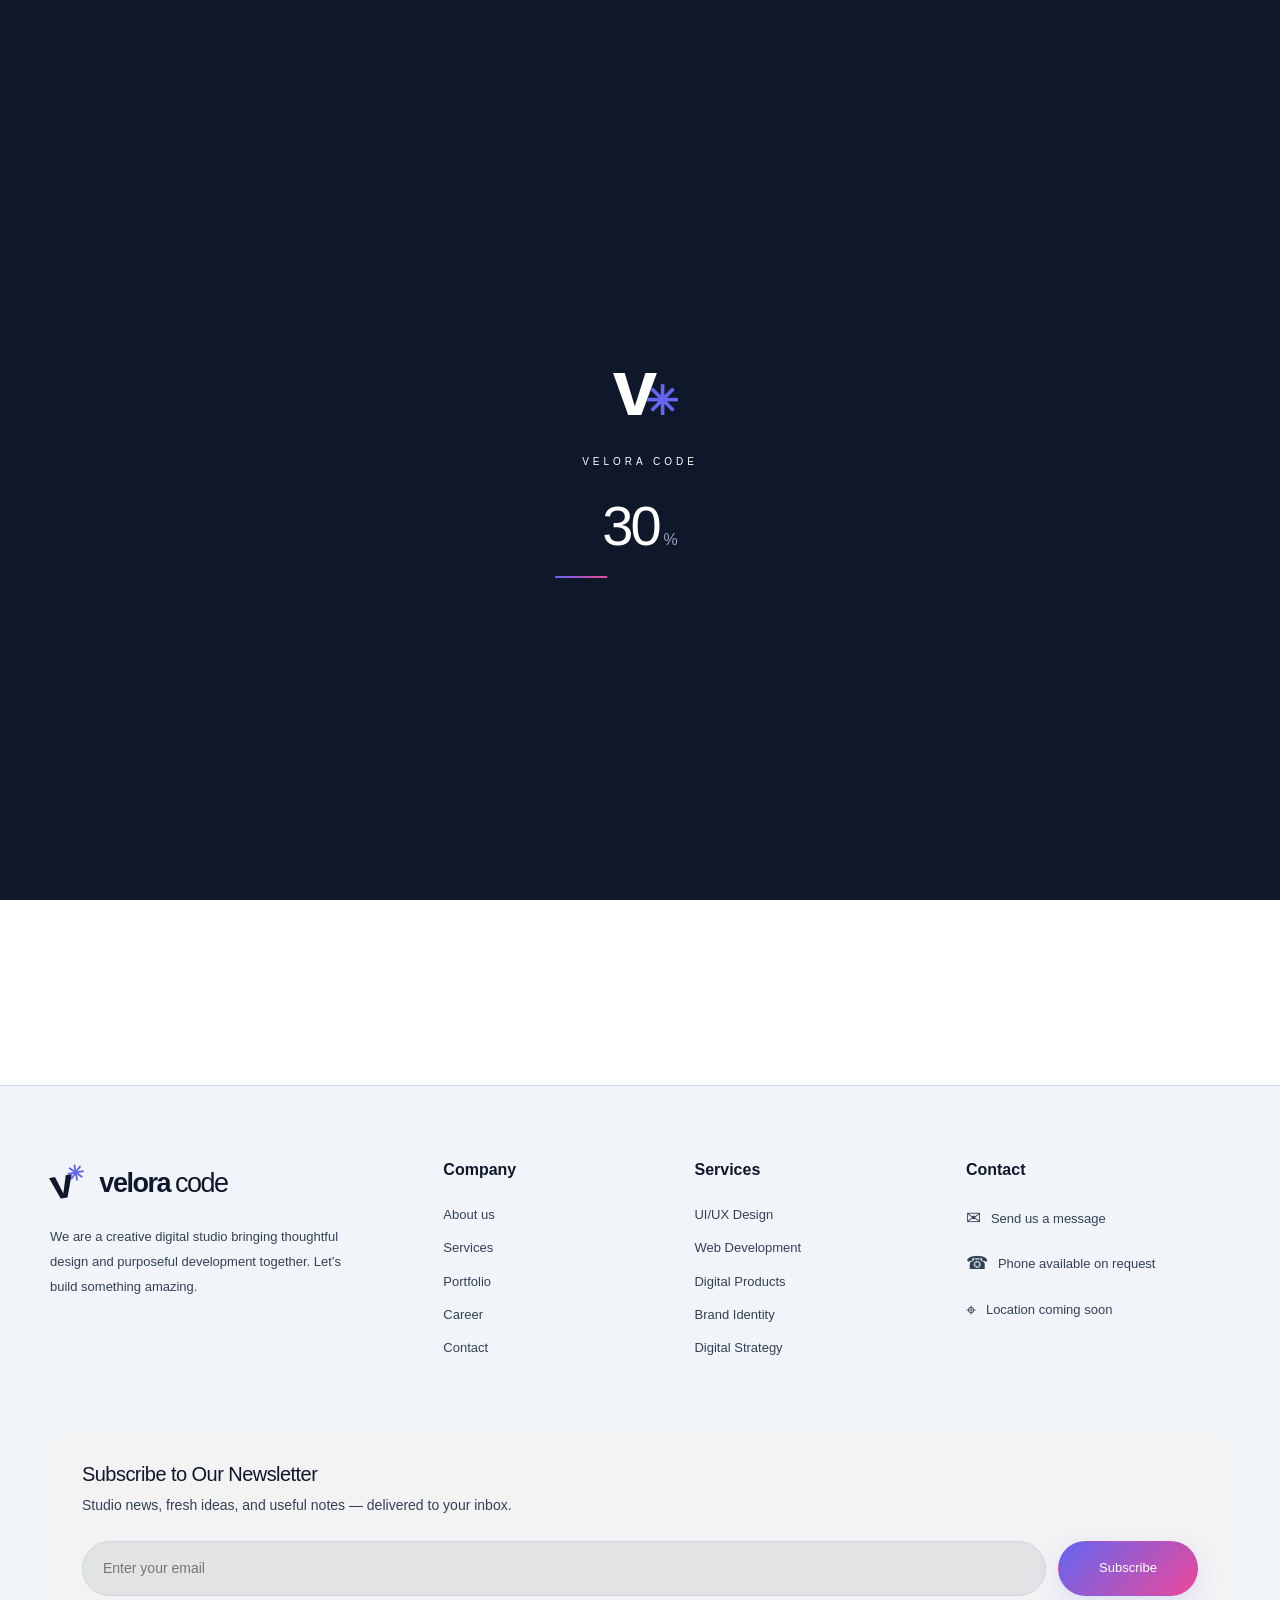
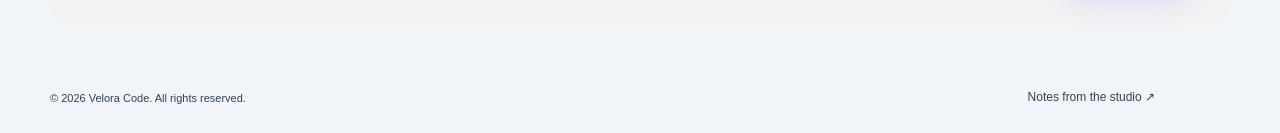
<file: html/career.html>
<!doctype html>
<html lang="en">
<head>
  <meta charset="UTF-8">
  <meta name="viewport" content="width=device-width, initial-scale=1">
  <meta name="description" content="Velora Code — thoughtful design and purposeful development for your next digital chapter.">
  <title>Career — Velora Code</title>
<link rel="stylesheet" href="../css/main.css">
  <script type="module" src="../js/main.js"></script>
</head>
<body id="velora-app" data-theme="light">
  <a class="vc-skip" href="#main">Skip to content</a>
  <header class="vc-header">
    <div class="vc-wrap vc-nav">
      <a class="vc-brand" href="../index.html" aria-label="Velora Code home"><span class="vc-mark">v<span>✳</span></span>velora<span class="vc-brand-code">code</span><span class="vc-brand-dot">®</span></a>
      <nav id="navigation" aria-label="Main navigation"><span class="vc-menu-caption">EXPLORE VELORA CODE</span><a href="../index.html">Home</a><a href="../html/about.html">Studio</a><a href="../html/services.html">Services</a><a href="../html/our-work.html">Our work</a><a href="../html/career.html">Career</a><a href="../html/contact.html">Contact</a><span class="vc-menu-footer">A little curiosity. A lot of possibility.</span></nav>
      <div class="vc-nav-actions"><button class="vc-theme" aria-label="Switch to dark theme" title="Switch theme"><span aria-hidden="true">☾</span></button><a class="vc-button vc-button-small" href="../html/contact.html">Let’s talk <span>↗</span></a><button class="vc-menu" aria-label="Open menu" aria-expanded="false" aria-controls="navigation"><span></span><span></span><span></span></button></div>
    </div>
  </header>
  <main id="main"><section class="vc-page-intro vc-wrap"><p class="vc-eyebrow">CAREER / VELORA CODE</p><h1>Bring your curiosity.<br><span class="vc-gradient">Make your mark.</span></h1><p>Design, development, and thoughtful collaboration. Explore opportunities to do meaningful work with our studio.</p></section><section class="vc-section vc-wrap"><div class="vc-career-status" data-career-status><p class="vc-eyebrow">CURRENT OPPORTUNITIES</p><h2>No open roles listed yet.</h2><p>Future opportunities will be posted here. If you would like to introduce yourself, visit our contact page.</p><a class="vc-text-link" href="../html/contact.html">Get in touch <span>↗</span></a></div></section></main>
  <footer class="vc-footer"><div class="vc-wrap">
  <div class="vc-footer-grid">
    <div class="vc-footer-brand"><a class="vc-brand" href="../index.html"><span class="vc-mark">v<span>✳</span></span>velora<span class="vc-brand-code">code</span></a><p>We are a creative digital studio bringing thoughtful design and purposeful development together. Let’s build something amazing.</p></div>
    <div><h3>Company</h3><a href="../html/about.html">About us</a><a href="../html/services.html">Services</a><a href="../html/our-work.html">Portfolio</a><a href="../html/career.html">Career</a><a href="../html/contact.html">Contact</a></div>
    <div><h3>Services</h3><a href="../html/services.html">UI/UX Design</a><a href="../html/services.html">Web Development</a><a href="../html/services.html">Digital Products</a><a href="../html/services.html">Brand Identity</a><a href="../html/services.html">Digital Strategy</a></div>
    <div class="vc-contact-details"><h3>Contact</h3><a href="../html/contact.html"><span aria-hidden="true">✉</span> Send us a message</a><p><span aria-hidden="true">☎</span> Phone available on request</p><p><span aria-hidden="true">⌖</span> Location coming soon</p></div>
  </div>
  <div class="vc-newsletter"><div><h3>Subscribe to Our Newsletter</h3><p>Studio news, fresh ideas, and useful notes — delivered to your inbox.</p></div><form id="newsletter-form"><label class="vc-sr-only" for="newsletter-email">Your email address</label><div><input id="newsletter-email" name="email" type="email" required autocomplete="email" placeholder="Enter your email"><button class="vc-button" type="submit">Subscribe</button></div><p id="newsletter-status" role="status"></p></form></div>
  <div class="vc-footer-bottom"><span>© <span id="current-year"></span> Velora Code. All rights reserved.</span><a href="../html/blogs.html">Notes from the studio ↗</a><a class="vc-back-top" href="#main" aria-label="Back to top"><span>Back to top</span><i aria-hidden="true">↑</i></a></div>
</div></footer>
  <dialog class="vc-dialog" id="detail-dialog" aria-labelledby="dialog-title"><button class="vc-dialog-close" aria-label="Close dialog">×</button><div id="dialog-content"></div></dialog>
</body>
</html>
</file>
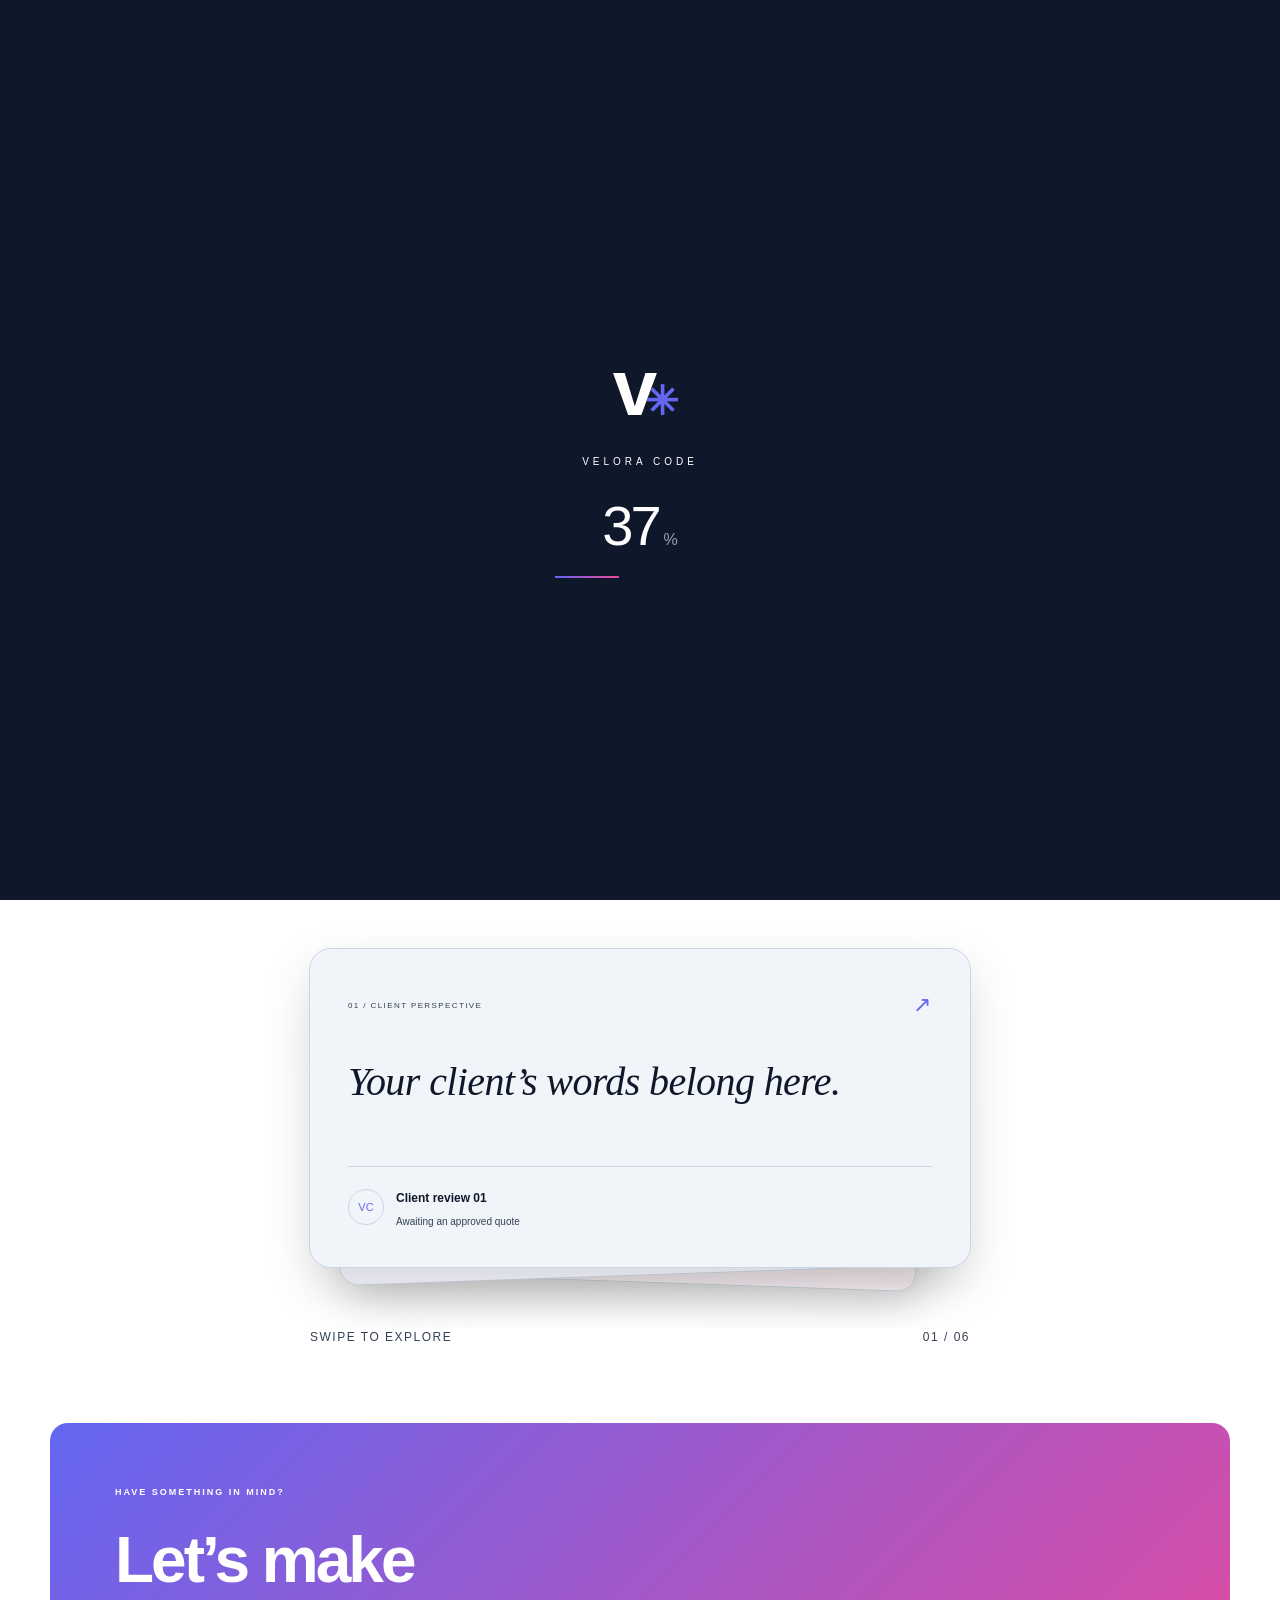
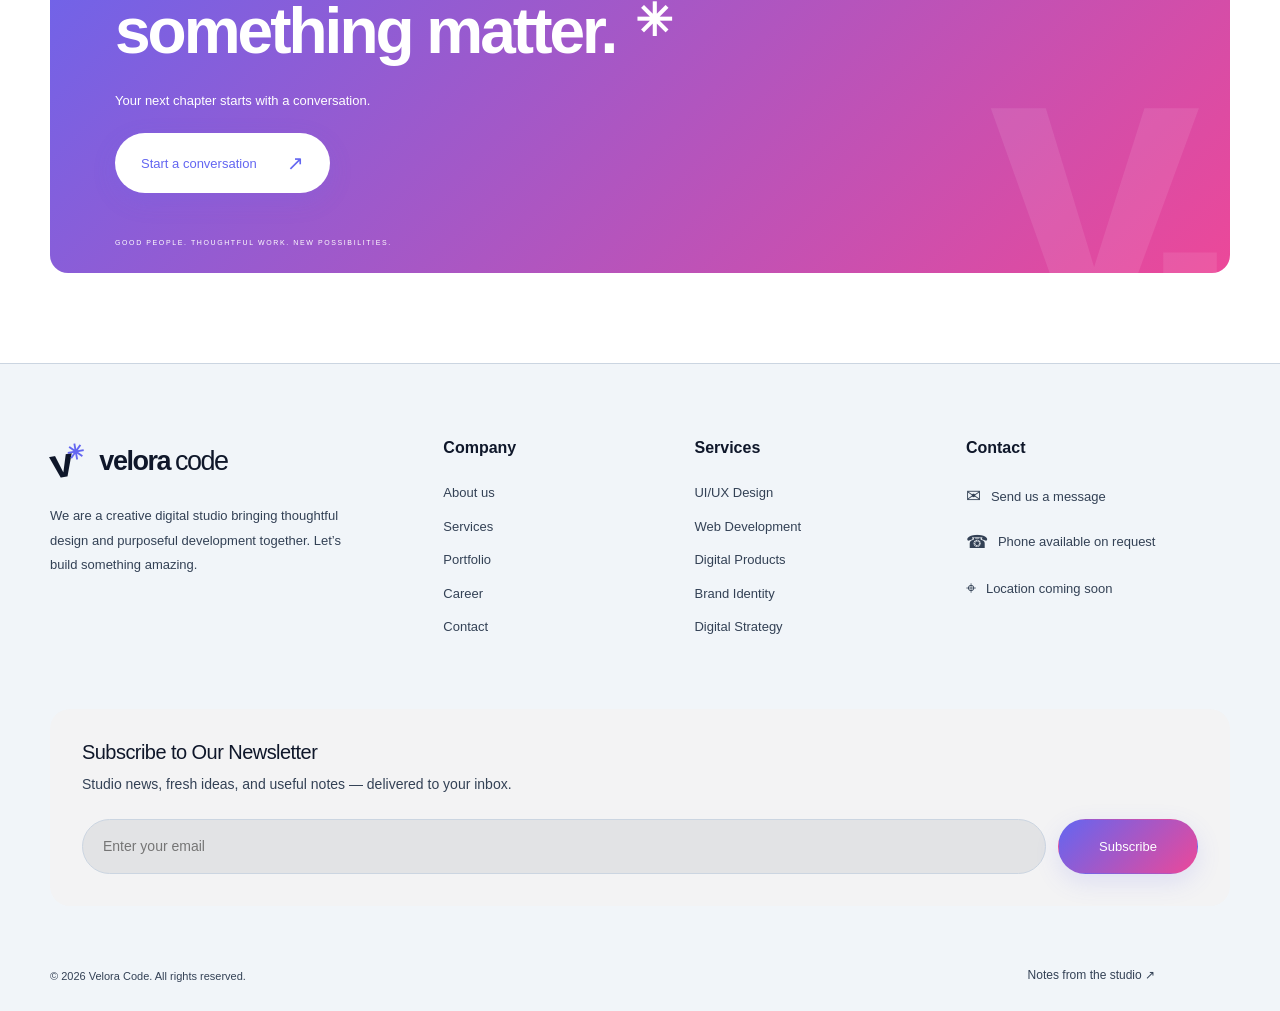
<file: html/contact.html>
<!doctype html>
<html lang="en">
<head>
  <meta charset="UTF-8">
  <meta name="viewport" content="width=device-width, initial-scale=1">
  <meta name="description" content="Velora Code — thoughtful design and purposeful development for your next digital chapter.">
  <title>Start a conversation — Velora Code</title>
<link rel="stylesheet" href="../css/main.css">
  <script type="module" src="../js/main.js"></script>
</head>
<body id="velora-app" data-theme="light">
  <a class="vc-skip" href="#main">Skip to content</a>
  <header class="vc-header">
    <div class="vc-wrap vc-nav">
      <a class="vc-brand" href="../index.html" aria-label="Velora Code home"><span class="vc-mark">v<span>✳</span></span>velora<span class="vc-brand-code">code</span><span class="vc-brand-dot">®</span></a>
      <nav id="navigation" aria-label="Main navigation"><span class="vc-menu-caption">EXPLORE VELORA CODE</span><a href="../index.html">Home</a><a href="../html/about.html">Studio</a><a href="../html/services.html">Services</a><a href="../html/our-work.html">Our work</a><a href="../html/career.html">Career</a><a href="../html/contact.html">Contact</a><span class="vc-menu-footer">A little curiosity. A lot of possibility.</span></nav>
      <div class="vc-nav-actions"><button class="vc-theme" aria-label="Switch to dark theme" title="Switch theme"><span aria-hidden="true">☾</span></button><a class="vc-button vc-button-small" href="../html/contact.html">Let’s talk <span>↗</span></a><button class="vc-menu" aria-label="Open menu" aria-expanded="false" aria-controls="navigation"><span></span><span></span><span></span></button></div>
    </div>
  </header>
  <main id="main">
<section class="vc-page-intro vc-wrap"><p class="vc-eyebrow">YOUR NEXT CHAPTER</p><h1>Good things start<br>with a <span class="vc-gradient">hello.</span></h1><p>Tell us what you have in mind. Share your goals, your timeline, and what a successful project looks like to you.</p></section>
<section class="vc-section vc-wrap"><div class="vc-process"><article><h3>Your idea</h3><p>Tell us what you want to make and who it’s for.</p></article><article><h3>Your ambition</h3><p>Share what you would like your project to achieve.</p></article><article><h3>Your timeline</h3><p>Let us know when you’re hoping to get started.</p></article><article><h3>Our first step</h3><p>A conversation about the right direction for you.</p></article></div></section>
<section class="vc-quote vc-wrap" id="client-reviews" hidden aria-label="Customer reviews"></section><section id="contact" class="vc-contact vc-wrap"><div><p class="vc-eyebrow">HAVE SOMETHING IN MIND?</p><h2>Let’s make<br><span>something matter.</span><span class="vc-contact-star" aria-hidden="true">✳</span></h2><p>Your next chapter starts with a conversation.</p><button class="vc-button vc-button-light" data-contact>Start a conversation <span>↗</span></button></div><span class="vc-contact-watermark" aria-hidden="true">v.</span><span class="vc-contact-footnote">GOOD PEOPLE. THOUGHTFUL WORK. NEW POSSIBILITIES.</span></section>
  </main>
  <footer class="vc-footer"><div class="vc-wrap">
  <div class="vc-footer-grid">
    <div class="vc-footer-brand"><a class="vc-brand" href="../index.html"><span class="vc-mark">v<span>✳</span></span>velora<span class="vc-brand-code">code</span></a><p>We are a creative digital studio bringing thoughtful design and purposeful development together. Let’s build something amazing.</p></div>
    <div><h3>Company</h3><a href="../html/about.html">About us</a><a href="../html/services.html">Services</a><a href="../html/our-work.html">Portfolio</a><a href="../html/career.html">Career</a><a href="../html/contact.html">Contact</a></div>
    <div><h3>Services</h3><a href="../html/services.html">UI/UX Design</a><a href="../html/services.html">Web Development</a><a href="../html/services.html">Digital Products</a><a href="../html/services.html">Brand Identity</a><a href="../html/services.html">Digital Strategy</a></div>
    <div class="vc-contact-details"><h3>Contact</h3><a href="../html/contact.html"><span aria-hidden="true">✉</span> Send us a message</a><p><span aria-hidden="true">☎</span> Phone available on request</p><p><span aria-hidden="true">⌖</span> Location coming soon</p></div>
  </div>
  <div class="vc-newsletter"><div><h3>Subscribe to Our Newsletter</h3><p>Studio news, fresh ideas, and useful notes — delivered to your inbox.</p></div><form id="newsletter-form"><label class="vc-sr-only" for="newsletter-email">Your email address</label><div><input id="newsletter-email" name="email" type="email" required autocomplete="email" placeholder="Enter your email"><button class="vc-button" type="submit">Subscribe</button></div><p id="newsletter-status" role="status"></p></form></div>
  <div class="vc-footer-bottom"><span>© <span id="current-year"></span> Velora Code. All rights reserved.</span><a href="../html/blogs.html">Notes from the studio ↗</a><a class="vc-back-top" href="#main" aria-label="Back to top"><span>Back to top</span><i aria-hidden="true">↑</i></a></div>
</div></footer>
  <dialog class="vc-dialog" id="detail-dialog" aria-labelledby="dialog-title"><button class="vc-dialog-close" aria-label="Close dialog">×</button><div id="dialog-content"></div></dialog>
</body>
</html>
</file>
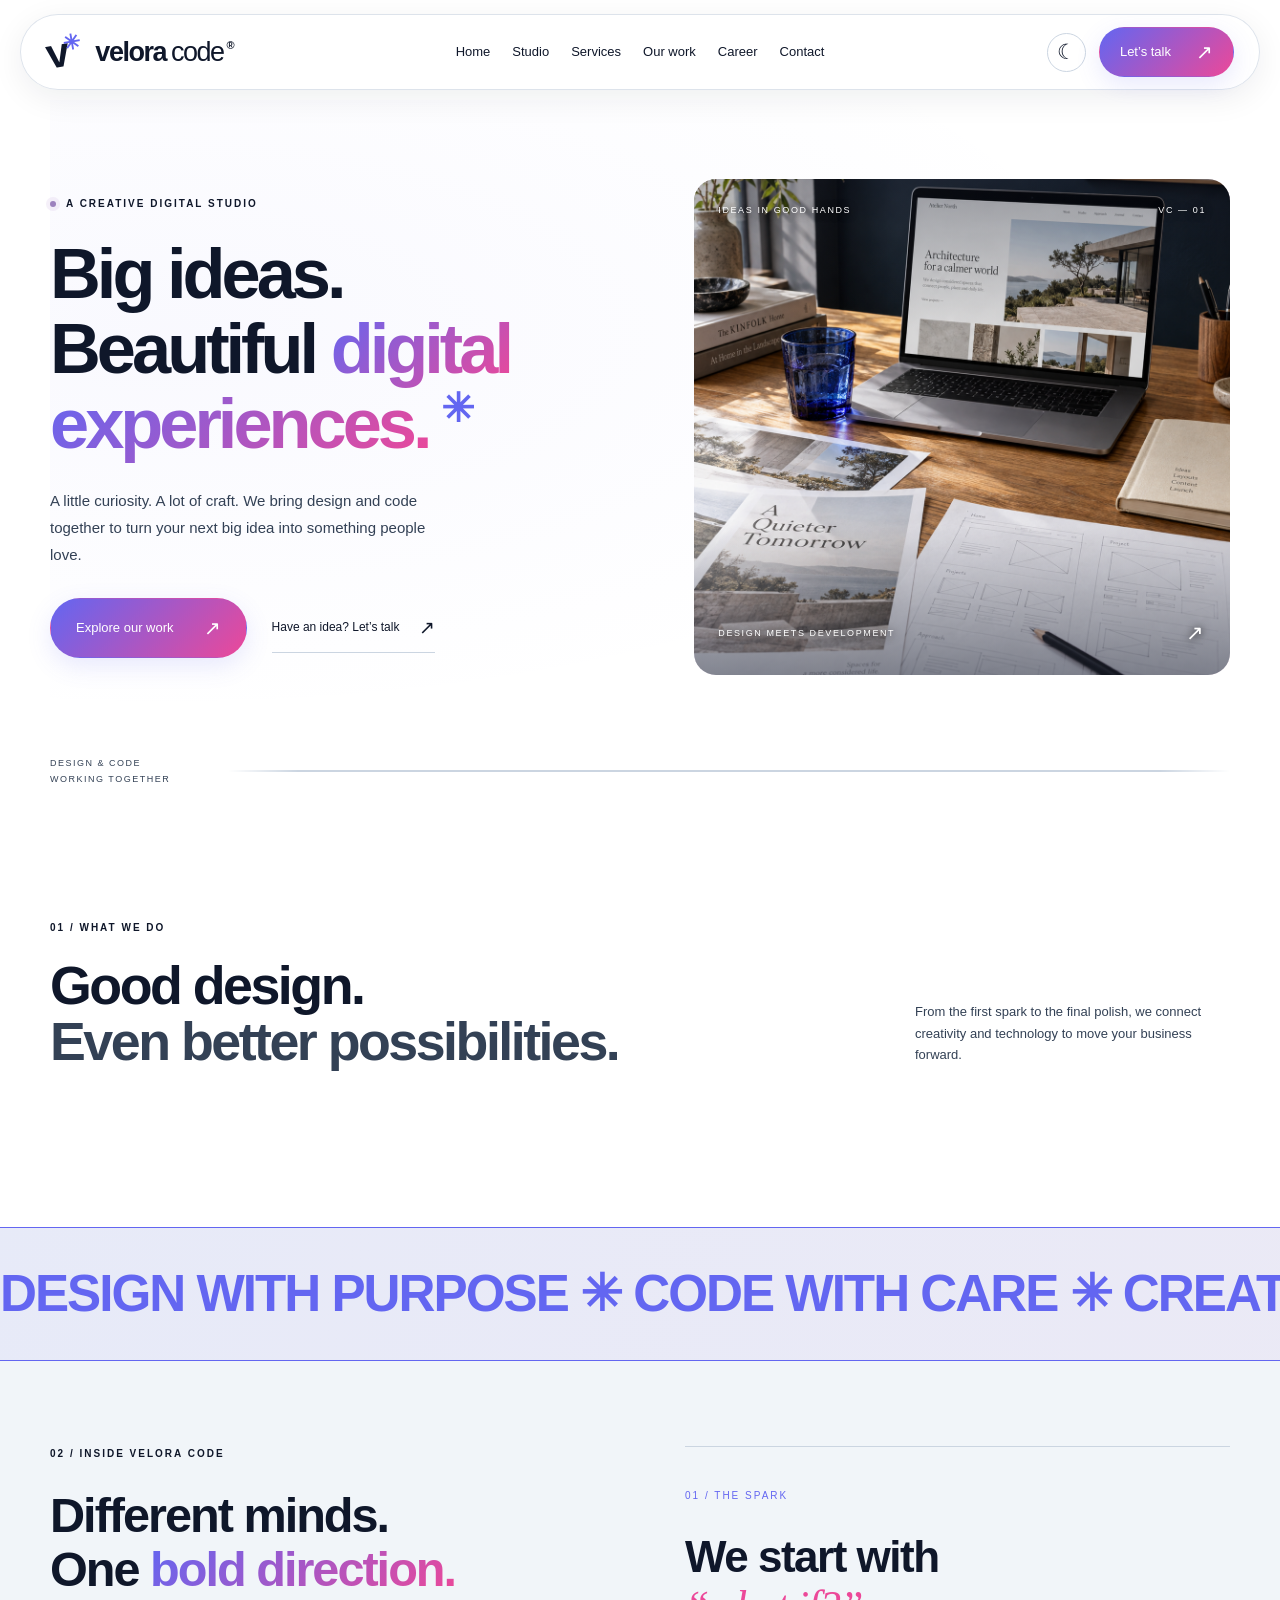
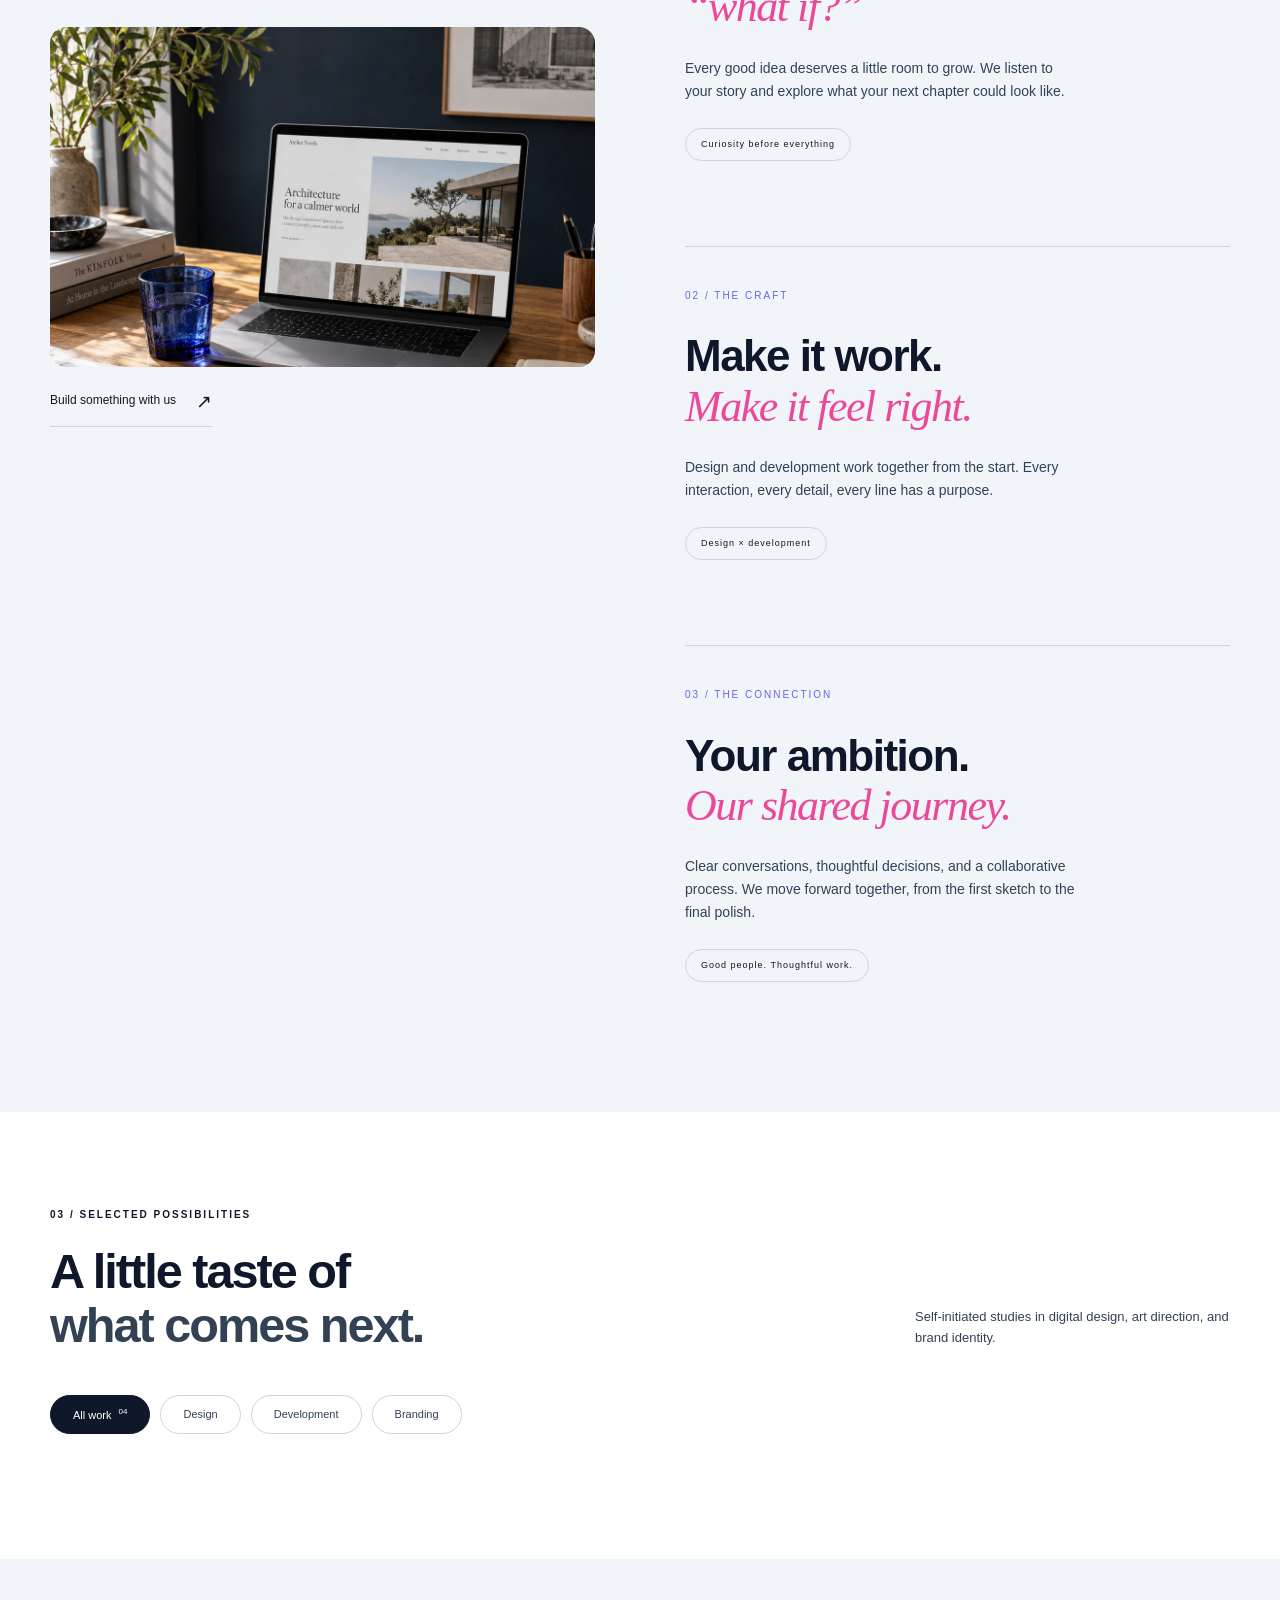
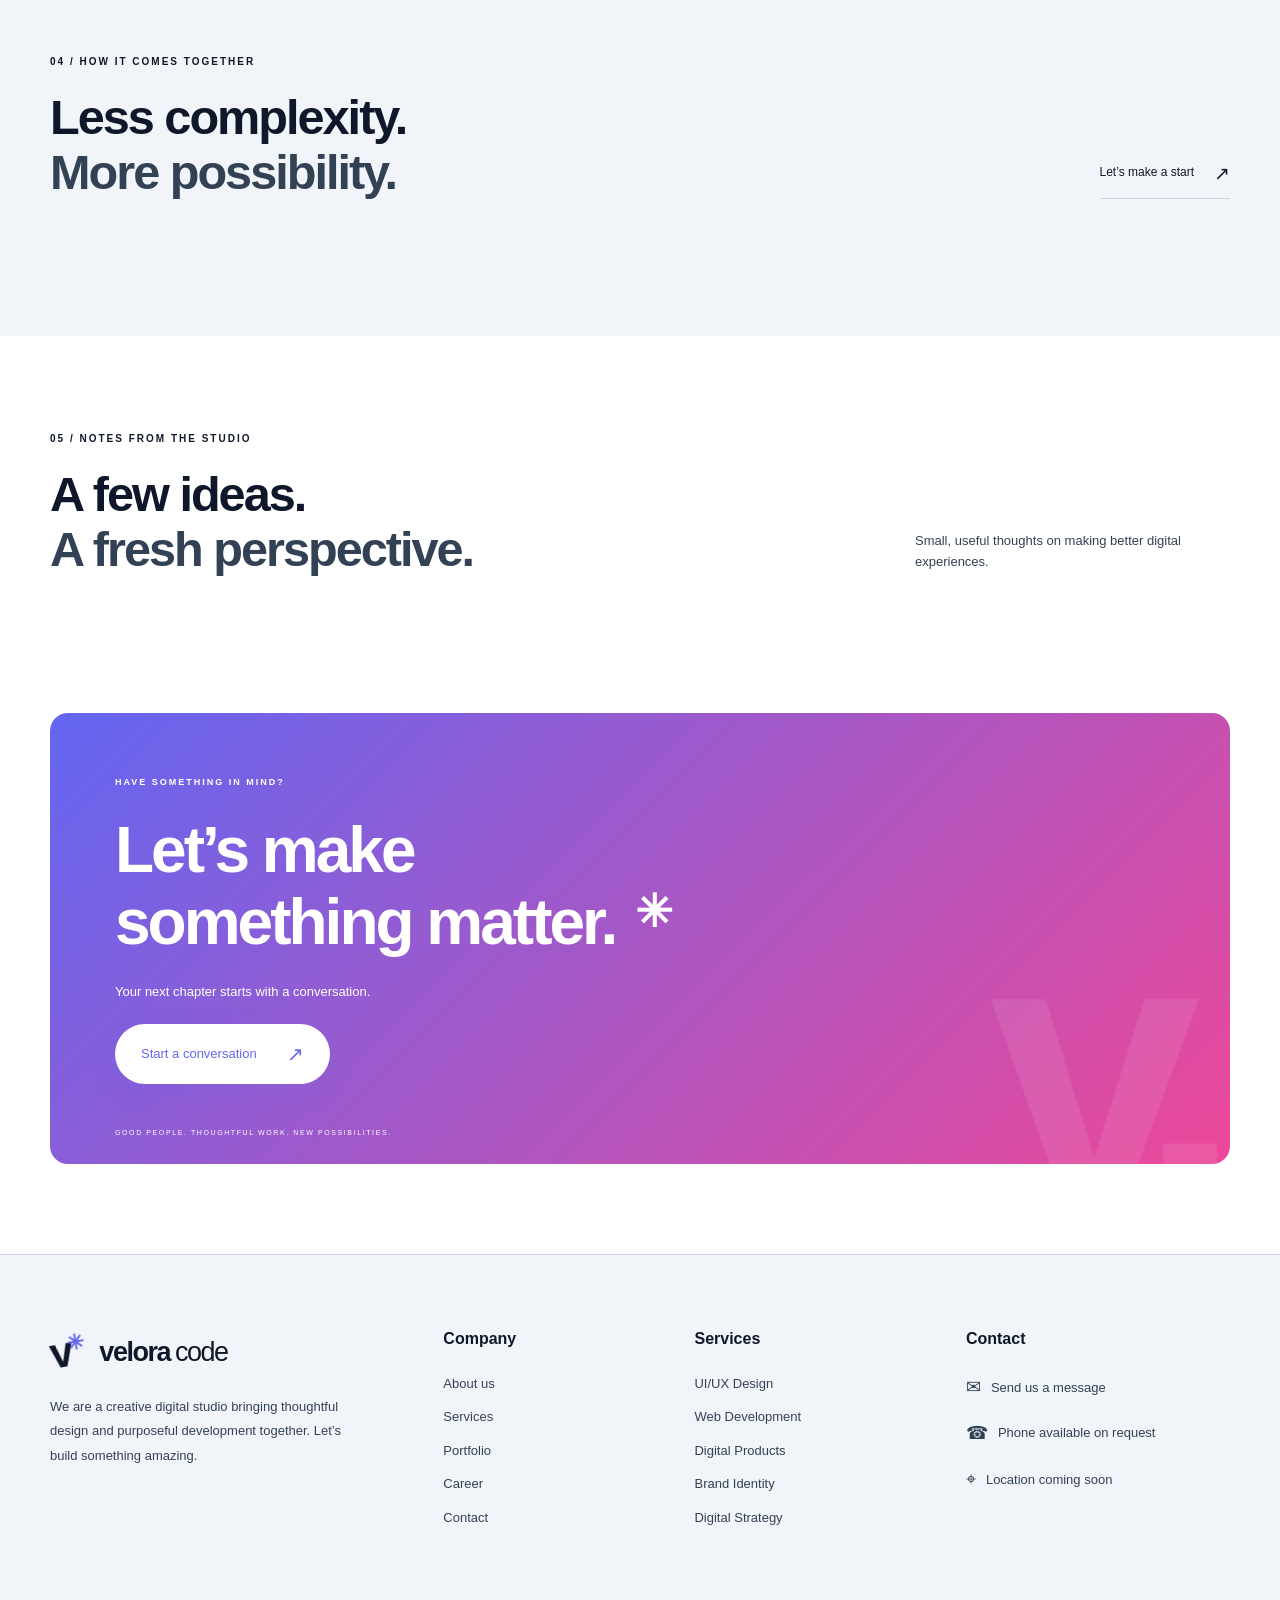
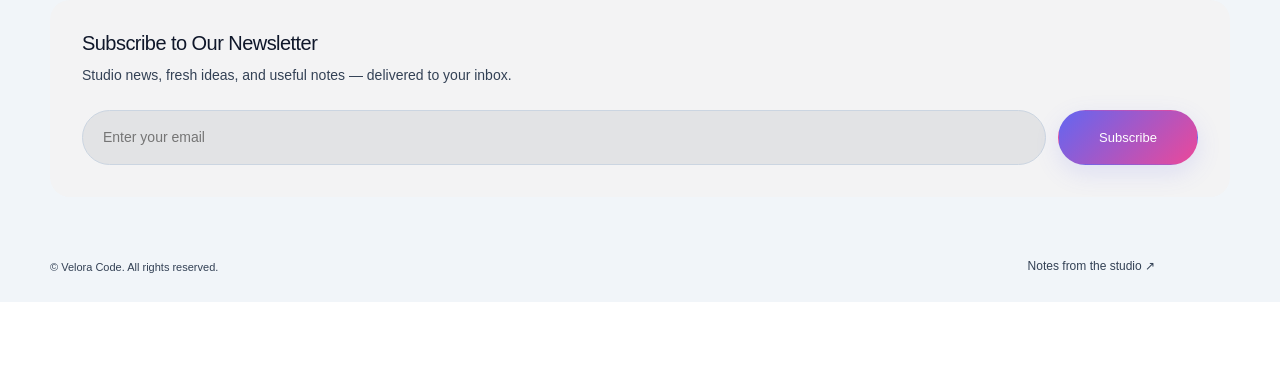
<file: html/landing-page.html>
<!doctype html><html lang="en"><head><meta charset="utf-8"><meta name="viewport" content="width=device-width,initial-scale=1"><meta http-equiv="refresh" content="0; url=../index.html"><title>Velora Code</title></head><body><a href="../index.html">Visit Velora Code</a></body></html>
</file>
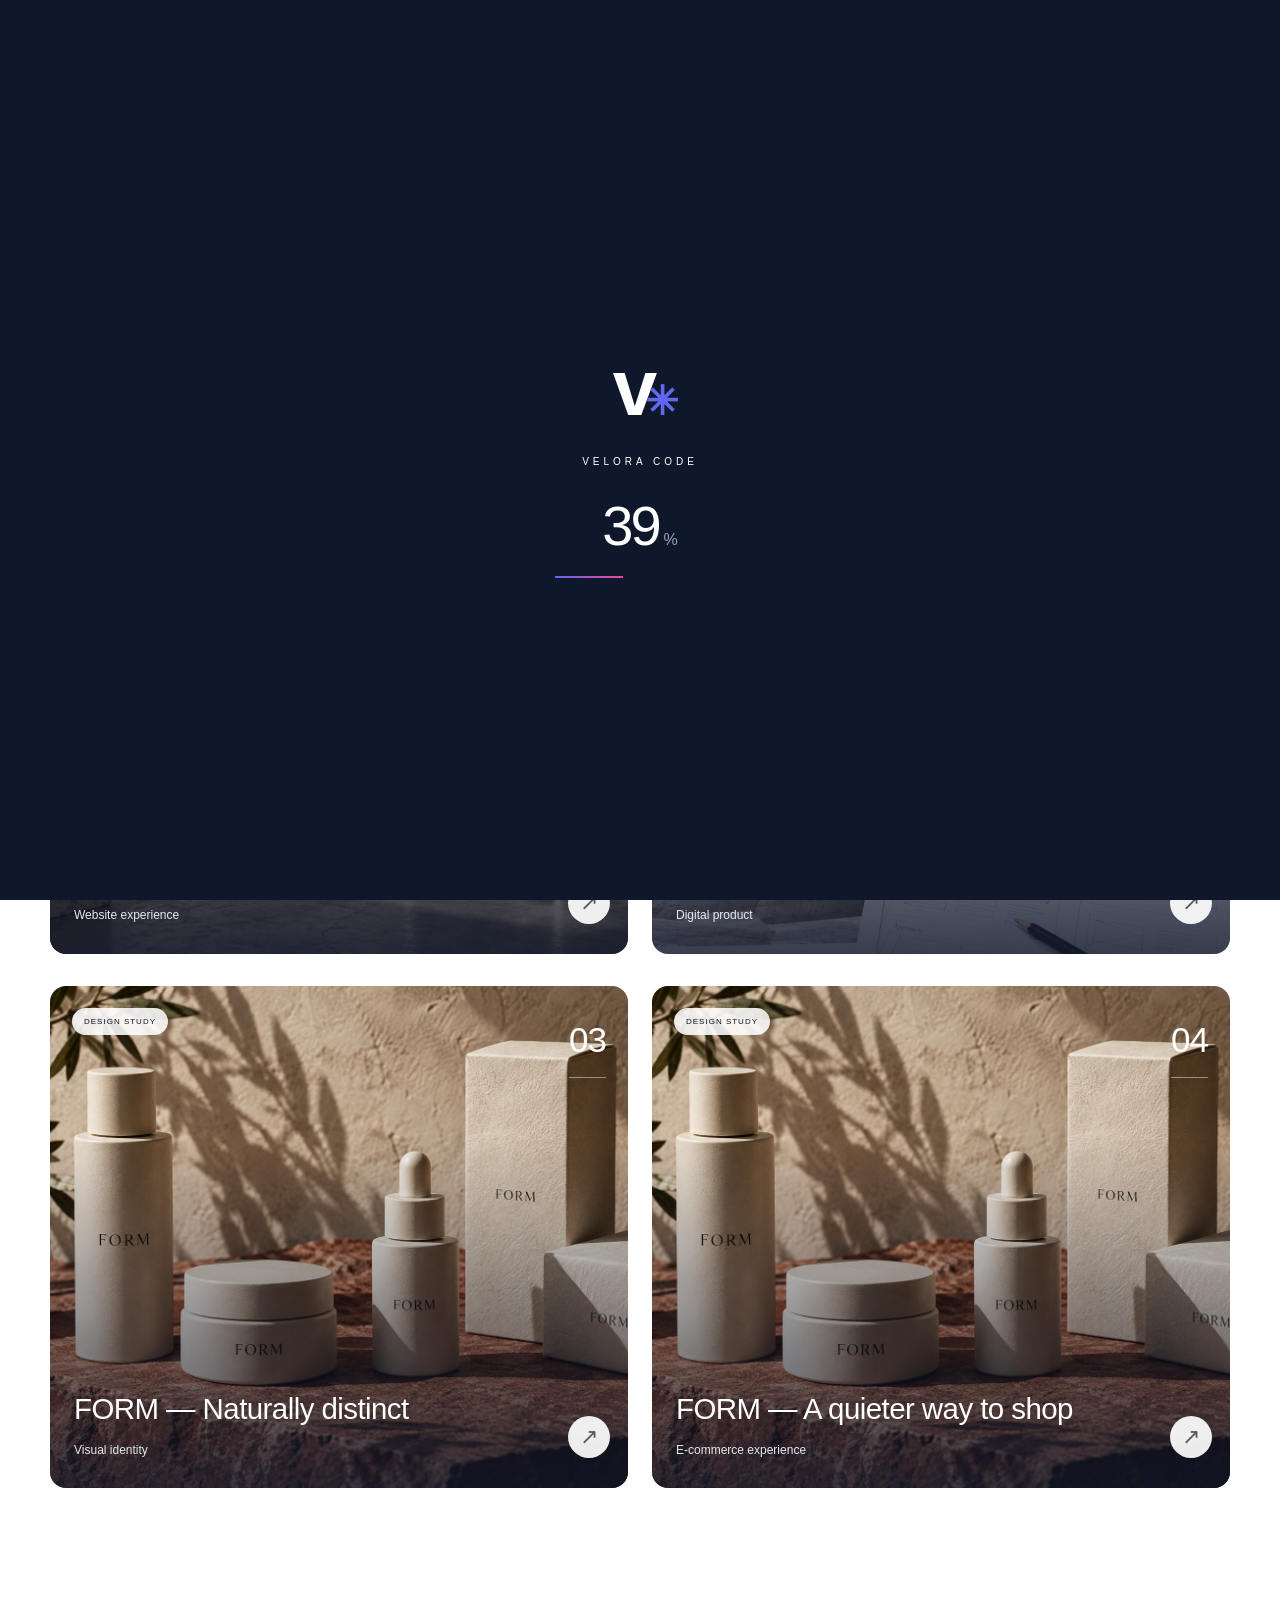
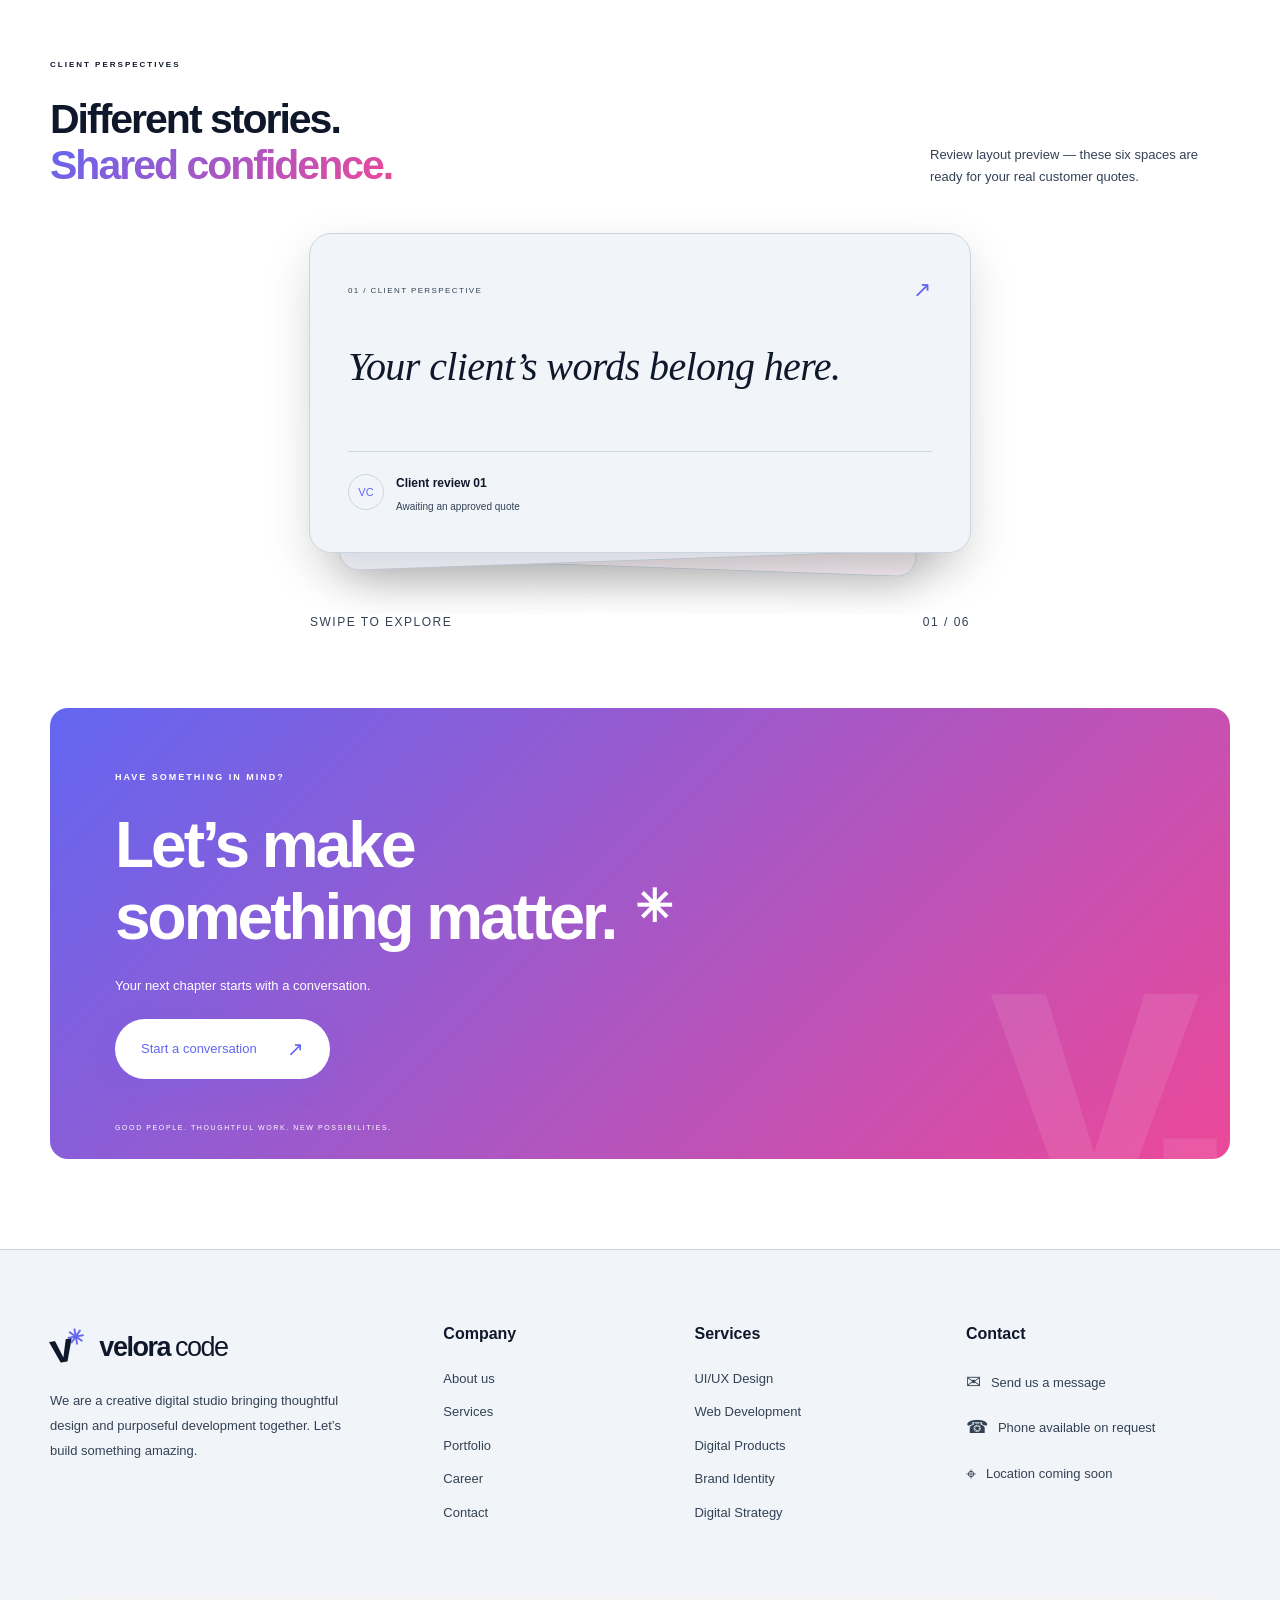
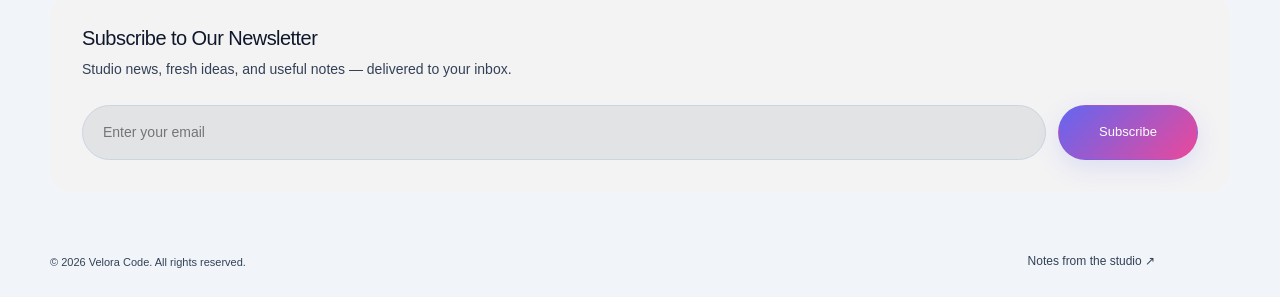
<file: html/our-work.html>
<!doctype html>
<html lang="en">
<head>
  <meta charset="UTF-8">
  <meta name="viewport" content="width=device-width, initial-scale=1">
  <meta name="description" content="Velora Code — thoughtful design and purposeful development for your next digital chapter.">
  <title>Our work — Velora Code</title>
<link rel="stylesheet" href="../css/main.css">
  <script type="module" src="../js/main.js"></script>
</head>
<body id="velora-app" data-theme="light">
  <a class="vc-skip" href="#main">Skip to content</a>
  <header class="vc-header">
    <div class="vc-wrap vc-nav">
      <a class="vc-brand" href="../index.html" aria-label="Velora Code home"><span class="vc-mark">v<span>✳</span></span>velora<span class="vc-brand-code">code</span><span class="vc-brand-dot">®</span></a>
      <nav id="navigation" aria-label="Main navigation"><span class="vc-menu-caption">EXPLORE VELORA CODE</span><a href="../index.html">Home</a><a href="../html/about.html">Studio</a><a href="../html/services.html">Services</a><a href="../html/our-work.html">Our work</a><a href="../html/career.html">Career</a><a href="../html/contact.html">Contact</a><span class="vc-menu-footer">A little curiosity. A lot of possibility.</span></nav>
      <div class="vc-nav-actions"><button class="vc-theme" aria-label="Switch to dark theme" title="Switch theme"><span aria-hidden="true">☾</span></button><a class="vc-button vc-button-small" href="../html/contact.html">Let’s talk <span>↗</span></a><button class="vc-menu" aria-label="Open menu" aria-expanded="false" aria-controls="navigation"><span></span><span></span><span></span></button></div>
    </div>
  </header>
  <main id="main">
<section id="work" class="vc-section vc-wrap">
      <div class="vc-section-heading"><div><p class="vc-eyebrow">03 / SELECTED POSSIBILITIES</p><h1 class="vc-page-heading">A little taste of<br><span class="vc-muted">what comes next.</span></h1></div><p>Self-initiated studies in digital design, art direction, and brand identity.</p></div>
      <div class="vc-filter-bar" role="group" aria-label="Filter project concepts"><button data-filter="All" aria-pressed="true">All work <sup>04</sup></button><button data-filter="Design" aria-pressed="false">Design</button><button data-filter="Development" aria-pressed="false">Development</button><button data-filter="Branding" aria-pressed="false">Branding</button></div>
      <div class="vc-projects" id="project-list" aria-live="polite"></div>
    </section>
<section class="vc-quote vc-wrap" id="client-reviews" hidden aria-label="Customer reviews"></section><section id="contact" class="vc-contact vc-wrap"><div><p class="vc-eyebrow">HAVE SOMETHING IN MIND?</p><h2>Let’s make<br><span>something matter.</span><span class="vc-contact-star" aria-hidden="true">✳</span></h2><p>Your next chapter starts with a conversation.</p><button class="vc-button vc-button-light" data-contact>Start a conversation <span>↗</span></button></div><span class="vc-contact-watermark" aria-hidden="true">v.</span><span class="vc-contact-footnote">GOOD PEOPLE. THOUGHTFUL WORK. NEW POSSIBILITIES.</span></section>
  </main>
  <footer class="vc-footer"><div class="vc-wrap">
  <div class="vc-footer-grid">
    <div class="vc-footer-brand"><a class="vc-brand" href="../index.html"><span class="vc-mark">v<span>✳</span></span>velora<span class="vc-brand-code">code</span></a><p>We are a creative digital studio bringing thoughtful design and purposeful development together. Let’s build something amazing.</p></div>
    <div><h3>Company</h3><a href="../html/about.html">About us</a><a href="../html/services.html">Services</a><a href="../html/our-work.html">Portfolio</a><a href="../html/career.html">Career</a><a href="../html/contact.html">Contact</a></div>
    <div><h3>Services</h3><a href="../html/services.html">UI/UX Design</a><a href="../html/services.html">Web Development</a><a href="../html/services.html">Digital Products</a><a href="../html/services.html">Brand Identity</a><a href="../html/services.html">Digital Strategy</a></div>
    <div class="vc-contact-details"><h3>Contact</h3><a href="../html/contact.html"><span aria-hidden="true">✉</span> Send us a message</a><p><span aria-hidden="true">☎</span> Phone available on request</p><p><span aria-hidden="true">⌖</span> Location coming soon</p></div>
  </div>
  <div class="vc-newsletter"><div><h3>Subscribe to Our Newsletter</h3><p>Studio news, fresh ideas, and useful notes — delivered to your inbox.</p></div><form id="newsletter-form"><label class="vc-sr-only" for="newsletter-email">Your email address</label><div><input id="newsletter-email" name="email" type="email" required autocomplete="email" placeholder="Enter your email"><button class="vc-button" type="submit">Subscribe</button></div><p id="newsletter-status" role="status"></p></form></div>
  <div class="vc-footer-bottom"><span>© <span id="current-year"></span> Velora Code. All rights reserved.</span><a href="../html/blogs.html">Notes from the studio ↗</a><a class="vc-back-top" href="#main" aria-label="Back to top"><span>Back to top</span><i aria-hidden="true">↑</i></a></div>
</div></footer>
  <dialog class="vc-dialog" id="detail-dialog" aria-labelledby="dialog-title"><button class="vc-dialog-close" aria-label="Close dialog">×</button><div id="dialog-content"></div></dialog>
</body>
</html>
</file>
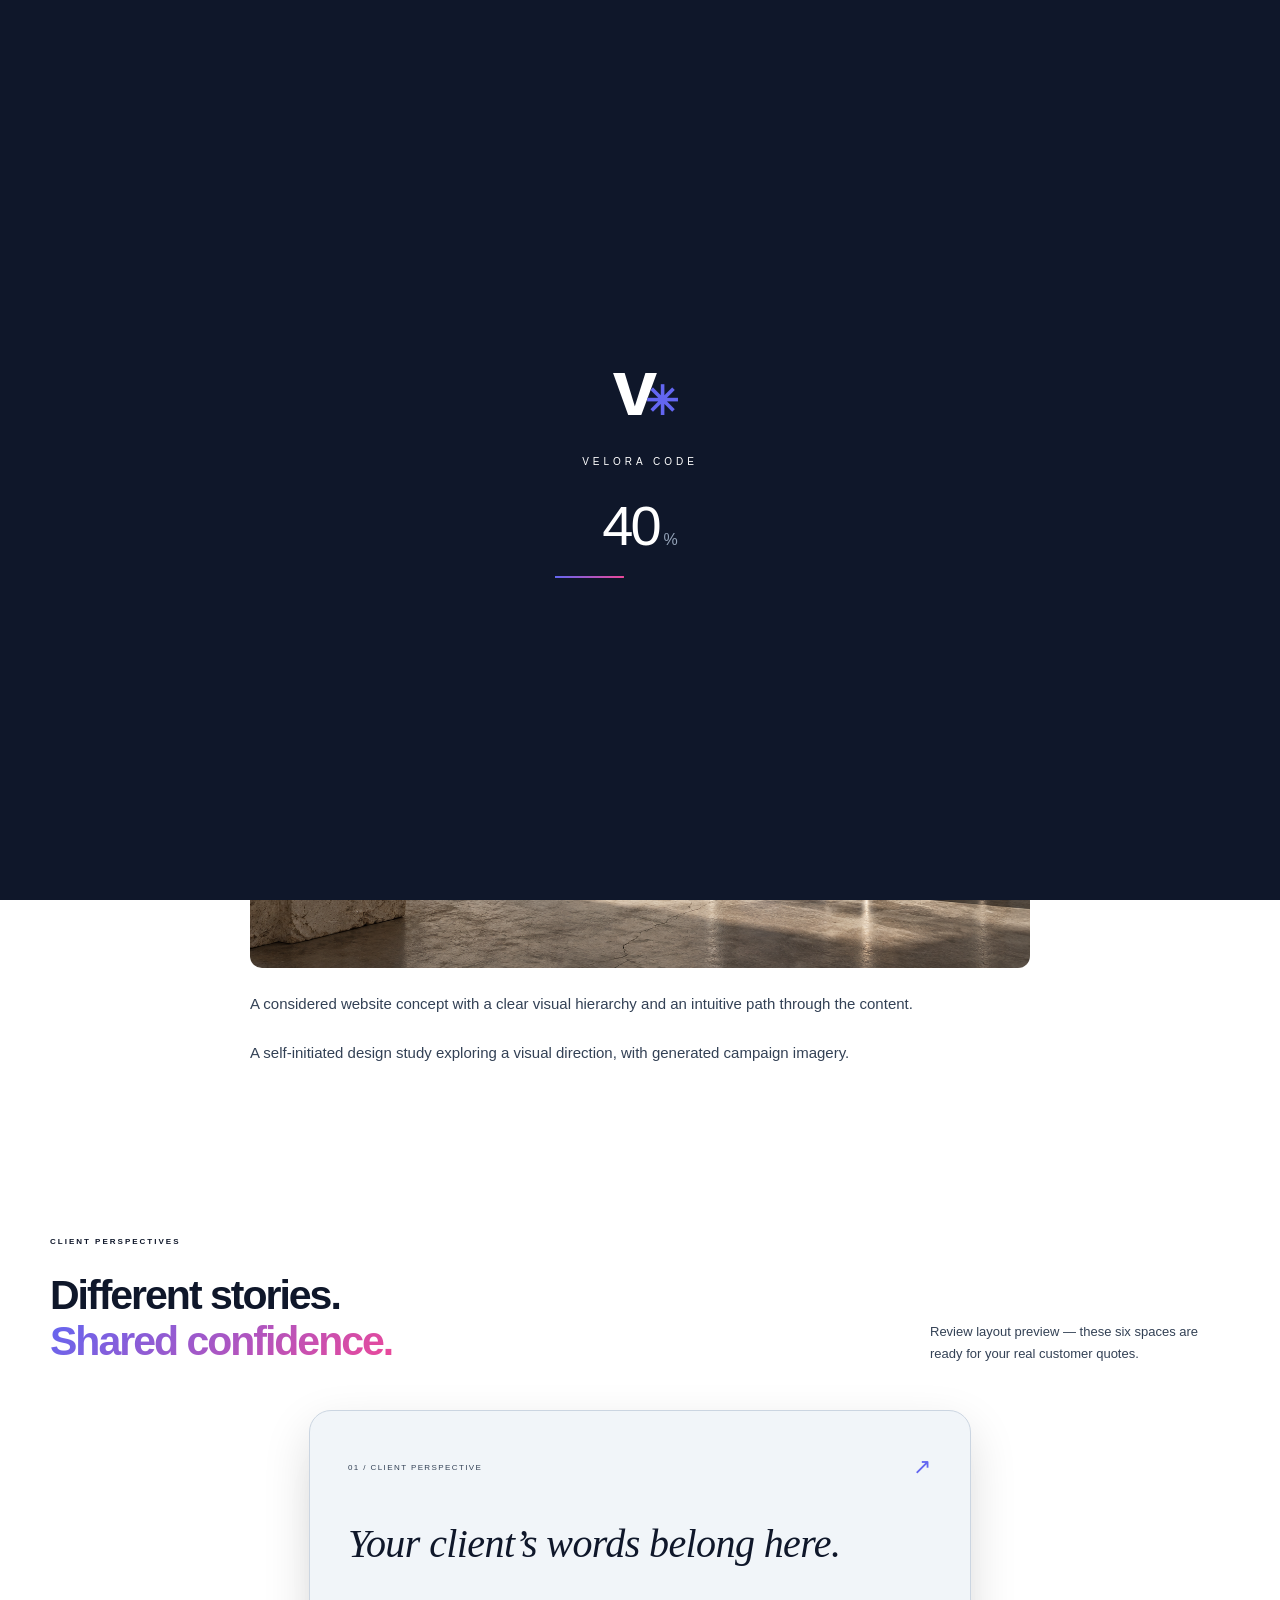
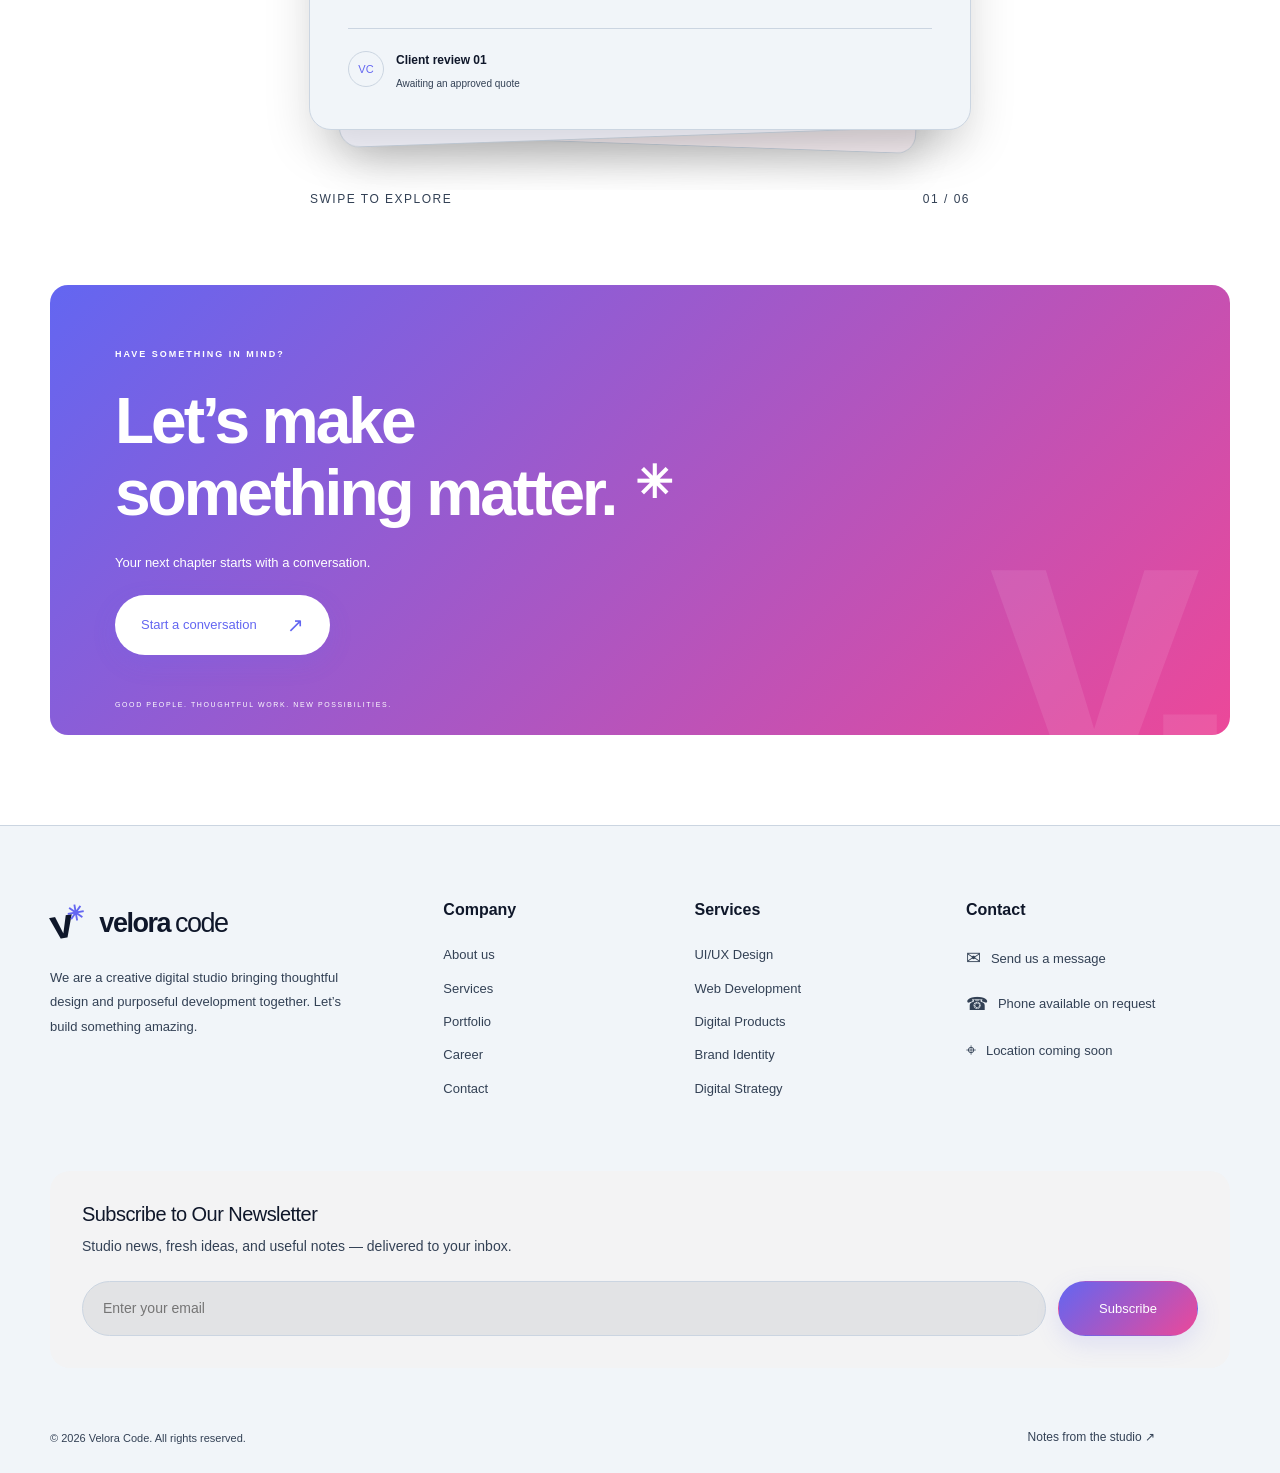
<file: html/project.html>
<!doctype html>
<html lang="en">
<head>
  <meta charset="UTF-8">
  <meta name="viewport" content="width=device-width, initial-scale=1">
  <meta name="description" content="Velora Code — thoughtful design and purposeful development for your next digital chapter.">
  <title>Project concept — Velora Code</title>
<link rel="stylesheet" href="../css/main.css">
  <script type="module" src="../js/main.js"></script>
</head>
<body id="velora-app" data-theme="light">
  <a class="vc-skip" href="#main">Skip to content</a>
  <header class="vc-header">
    <div class="vc-wrap vc-nav">
      <a class="vc-brand" href="../index.html" aria-label="Velora Code home"><span class="vc-mark">v<span>✳</span></span>velora<span class="vc-brand-code">code</span><span class="vc-brand-dot">®</span></a>
      <nav id="navigation" aria-label="Main navigation"><span class="vc-menu-caption">EXPLORE VELORA CODE</span><a href="../index.html">Home</a><a href="../html/about.html">Studio</a><a href="../html/services.html">Services</a><a href="../html/our-work.html">Our work</a><a href="../html/career.html">Career</a><a href="../html/contact.html">Contact</a><span class="vc-menu-footer">A little curiosity. A lot of possibility.</span></nav>
      <div class="vc-nav-actions"><button class="vc-theme" aria-label="Switch to dark theme" title="Switch theme"><span aria-hidden="true">☾</span></button><a class="vc-button vc-button-small" href="../html/contact.html">Let’s talk <span>↗</span></a><button class="vc-menu" aria-label="Open menu" aria-expanded="false" aria-controls="navigation"><span></span><span></span><span></span></button></div>
    </div>
  </header>
  <main id="main">
<section class="vc-wrap"><div class="vc-detail" id="project-detail"></div></section><section class="vc-quote vc-wrap" id="client-reviews" hidden aria-label="Customer reviews"></section><section id="contact" class="vc-contact vc-wrap"><div><p class="vc-eyebrow">HAVE SOMETHING IN MIND?</p><h2>Let’s make<br><span>something matter.</span><span class="vc-contact-star" aria-hidden="true">✳</span></h2><p>Your next chapter starts with a conversation.</p><button class="vc-button vc-button-light" data-contact>Start a conversation <span>↗</span></button></div><span class="vc-contact-watermark" aria-hidden="true">v.</span><span class="vc-contact-footnote">GOOD PEOPLE. THOUGHTFUL WORK. NEW POSSIBILITIES.</span></section>
  </main>
  <footer class="vc-footer"><div class="vc-wrap">
  <div class="vc-footer-grid">
    <div class="vc-footer-brand"><a class="vc-brand" href="../index.html"><span class="vc-mark">v<span>✳</span></span>velora<span class="vc-brand-code">code</span></a><p>We are a creative digital studio bringing thoughtful design and purposeful development together. Let’s build something amazing.</p></div>
    <div><h3>Company</h3><a href="../html/about.html">About us</a><a href="../html/services.html">Services</a><a href="../html/our-work.html">Portfolio</a><a href="../html/career.html">Career</a><a href="../html/contact.html">Contact</a></div>
    <div><h3>Services</h3><a href="../html/services.html">UI/UX Design</a><a href="../html/services.html">Web Development</a><a href="../html/services.html">Digital Products</a><a href="../html/services.html">Brand Identity</a><a href="../html/services.html">Digital Strategy</a></div>
    <div class="vc-contact-details"><h3>Contact</h3><a href="../html/contact.html"><span aria-hidden="true">✉</span> Send us a message</a><p><span aria-hidden="true">☎</span> Phone available on request</p><p><span aria-hidden="true">⌖</span> Location coming soon</p></div>
  </div>
  <div class="vc-newsletter"><div><h3>Subscribe to Our Newsletter</h3><p>Studio news, fresh ideas, and useful notes — delivered to your inbox.</p></div><form id="newsletter-form"><label class="vc-sr-only" for="newsletter-email">Your email address</label><div><input id="newsletter-email" name="email" type="email" required autocomplete="email" placeholder="Enter your email"><button class="vc-button" type="submit">Subscribe</button></div><p id="newsletter-status" role="status"></p></form></div>
  <div class="vc-footer-bottom"><span>© <span id="current-year"></span> Velora Code. All rights reserved.</span><a href="../html/blogs.html">Notes from the studio ↗</a><a class="vc-back-top" href="#main" aria-label="Back to top"><span>Back to top</span><i aria-hidden="true">↑</i></a></div>
</div></footer>
  <dialog class="vc-dialog" id="detail-dialog" aria-labelledby="dialog-title"><button class="vc-dialog-close" aria-label="Close dialog">×</button><div id="dialog-content"></div></dialog>
</body>
</html>
</file>
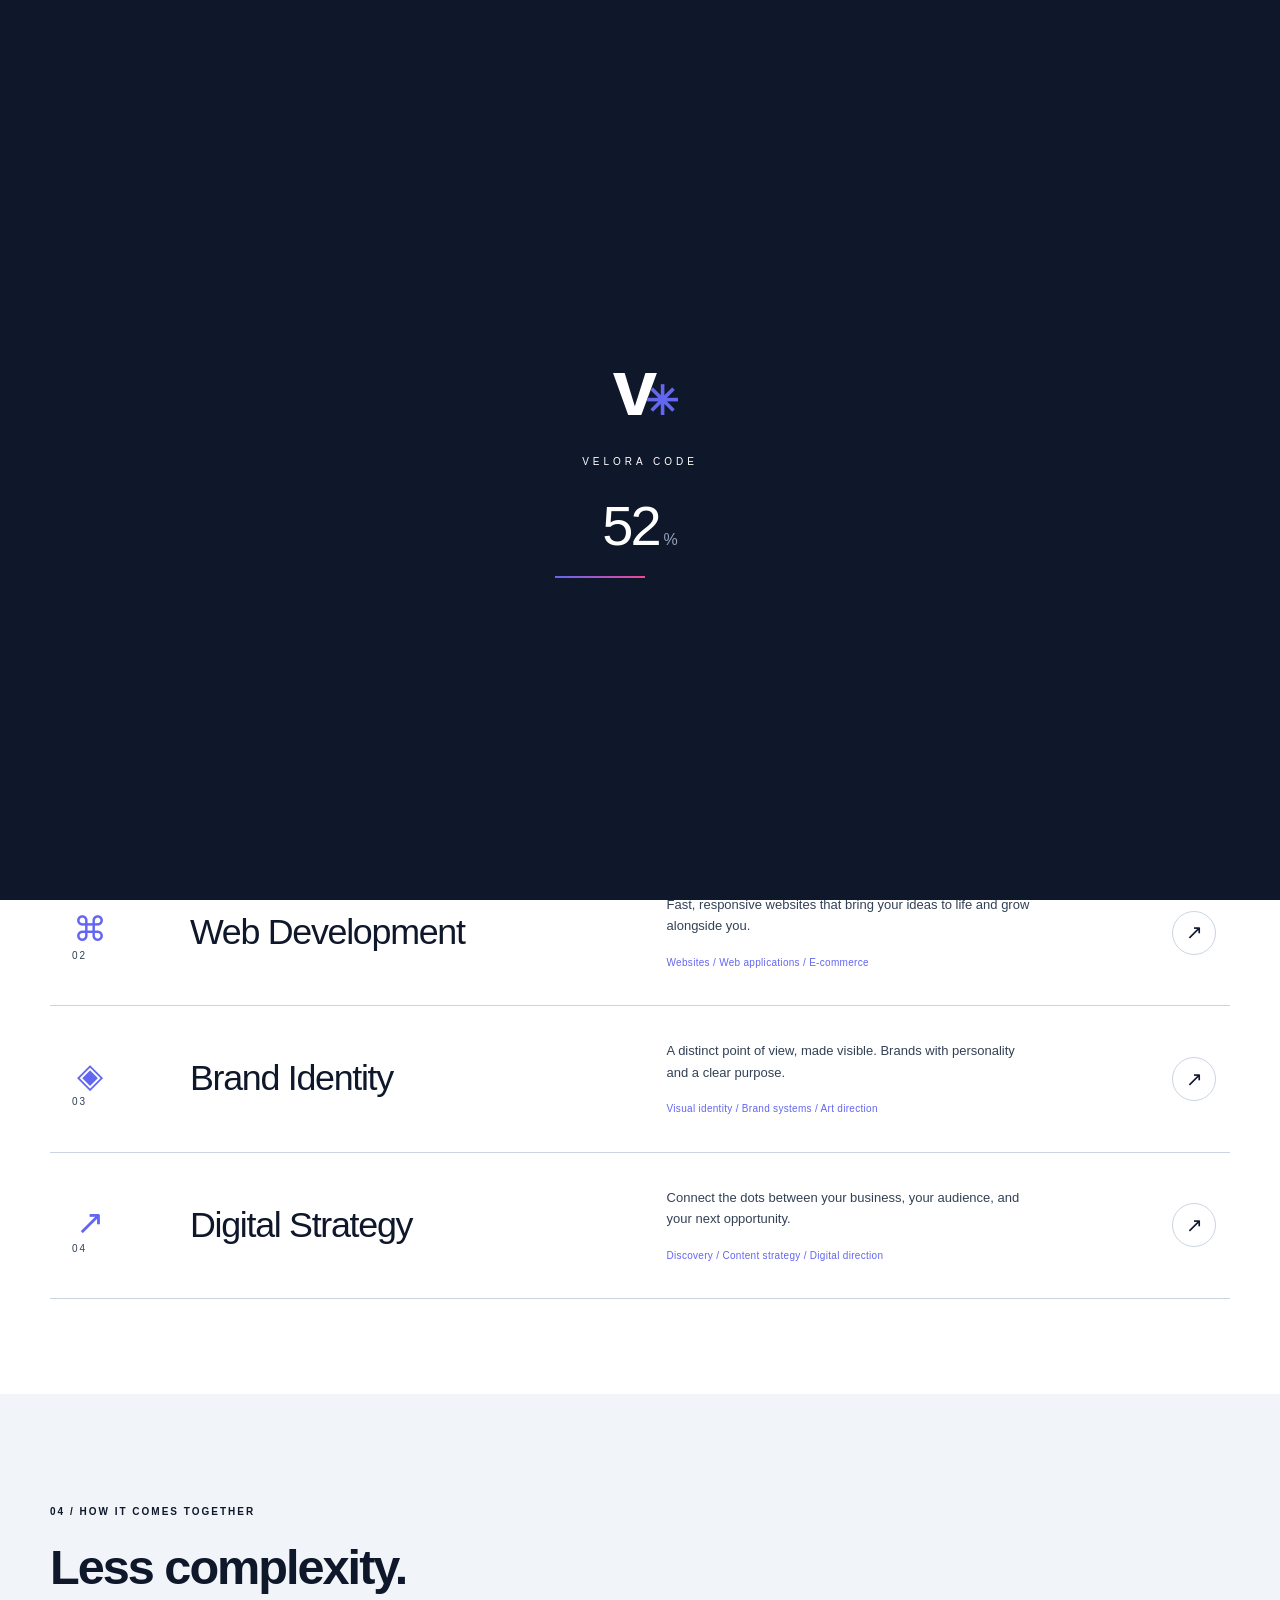
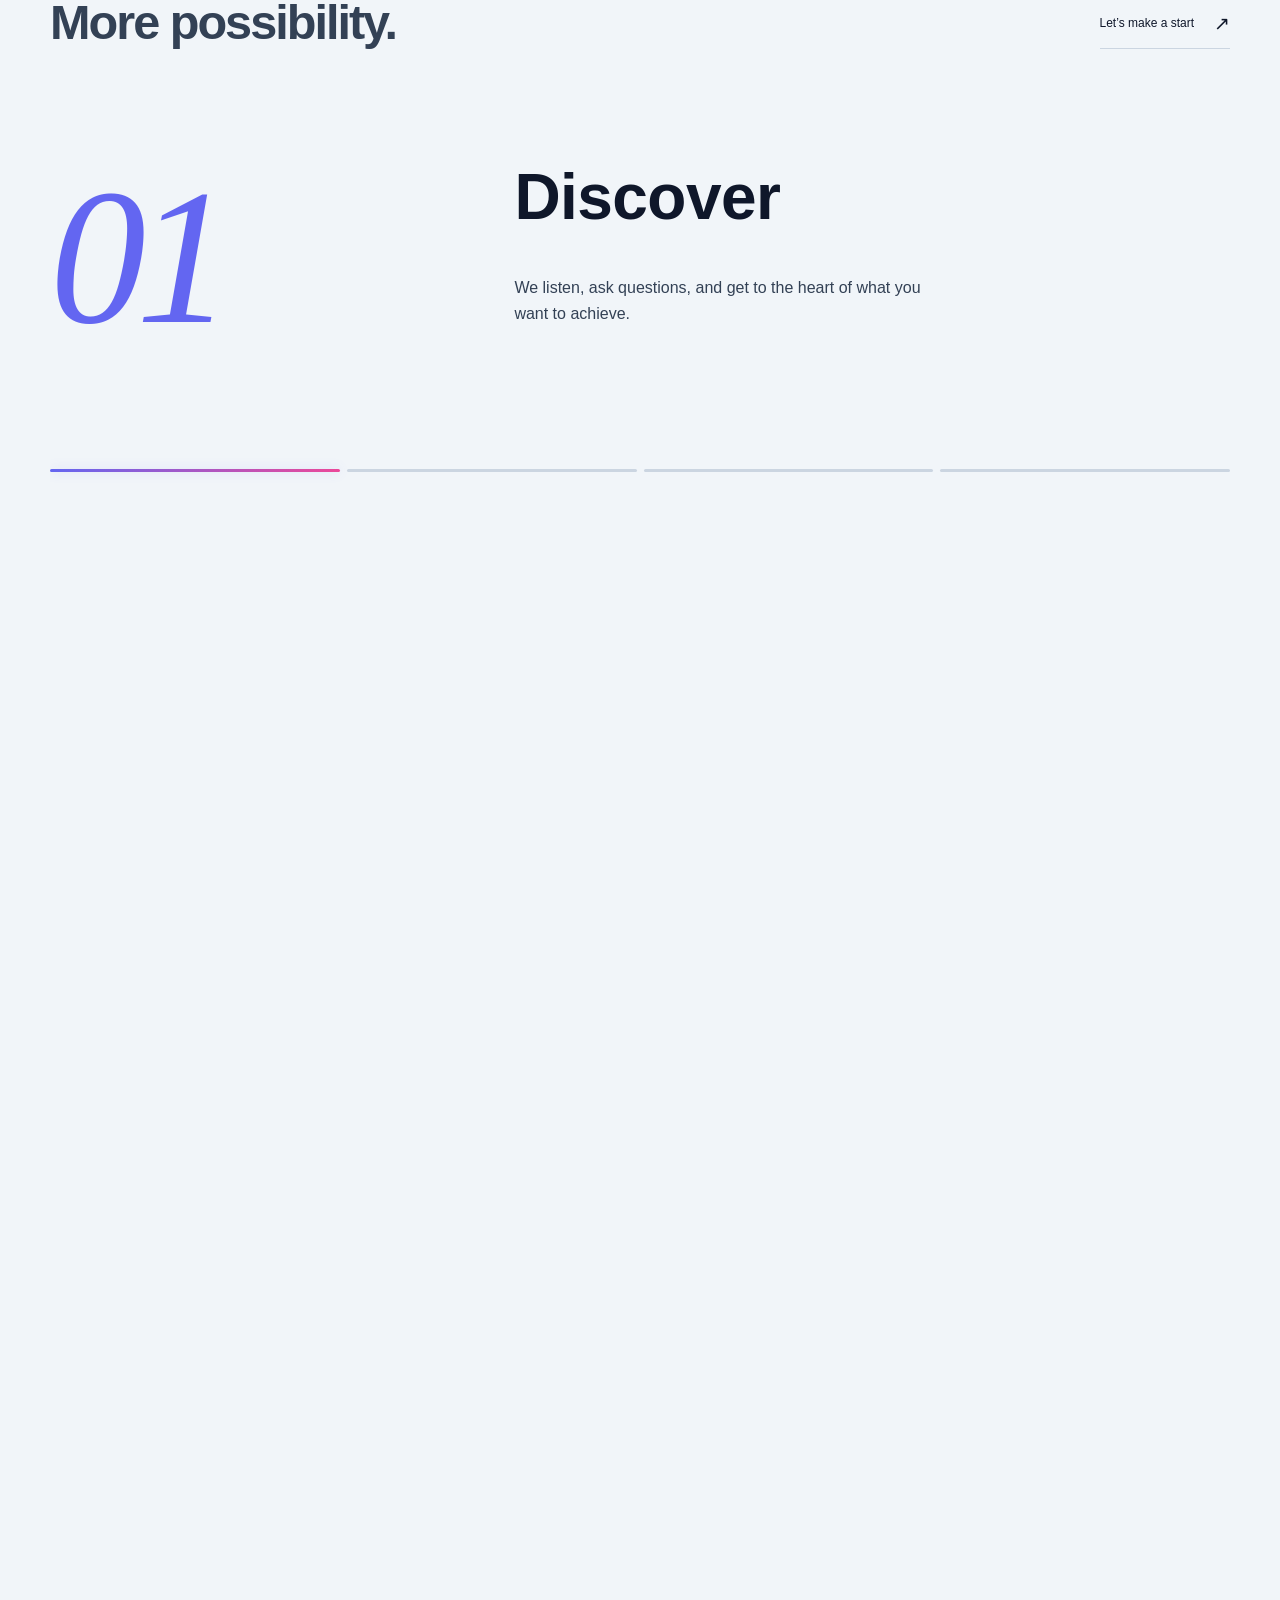
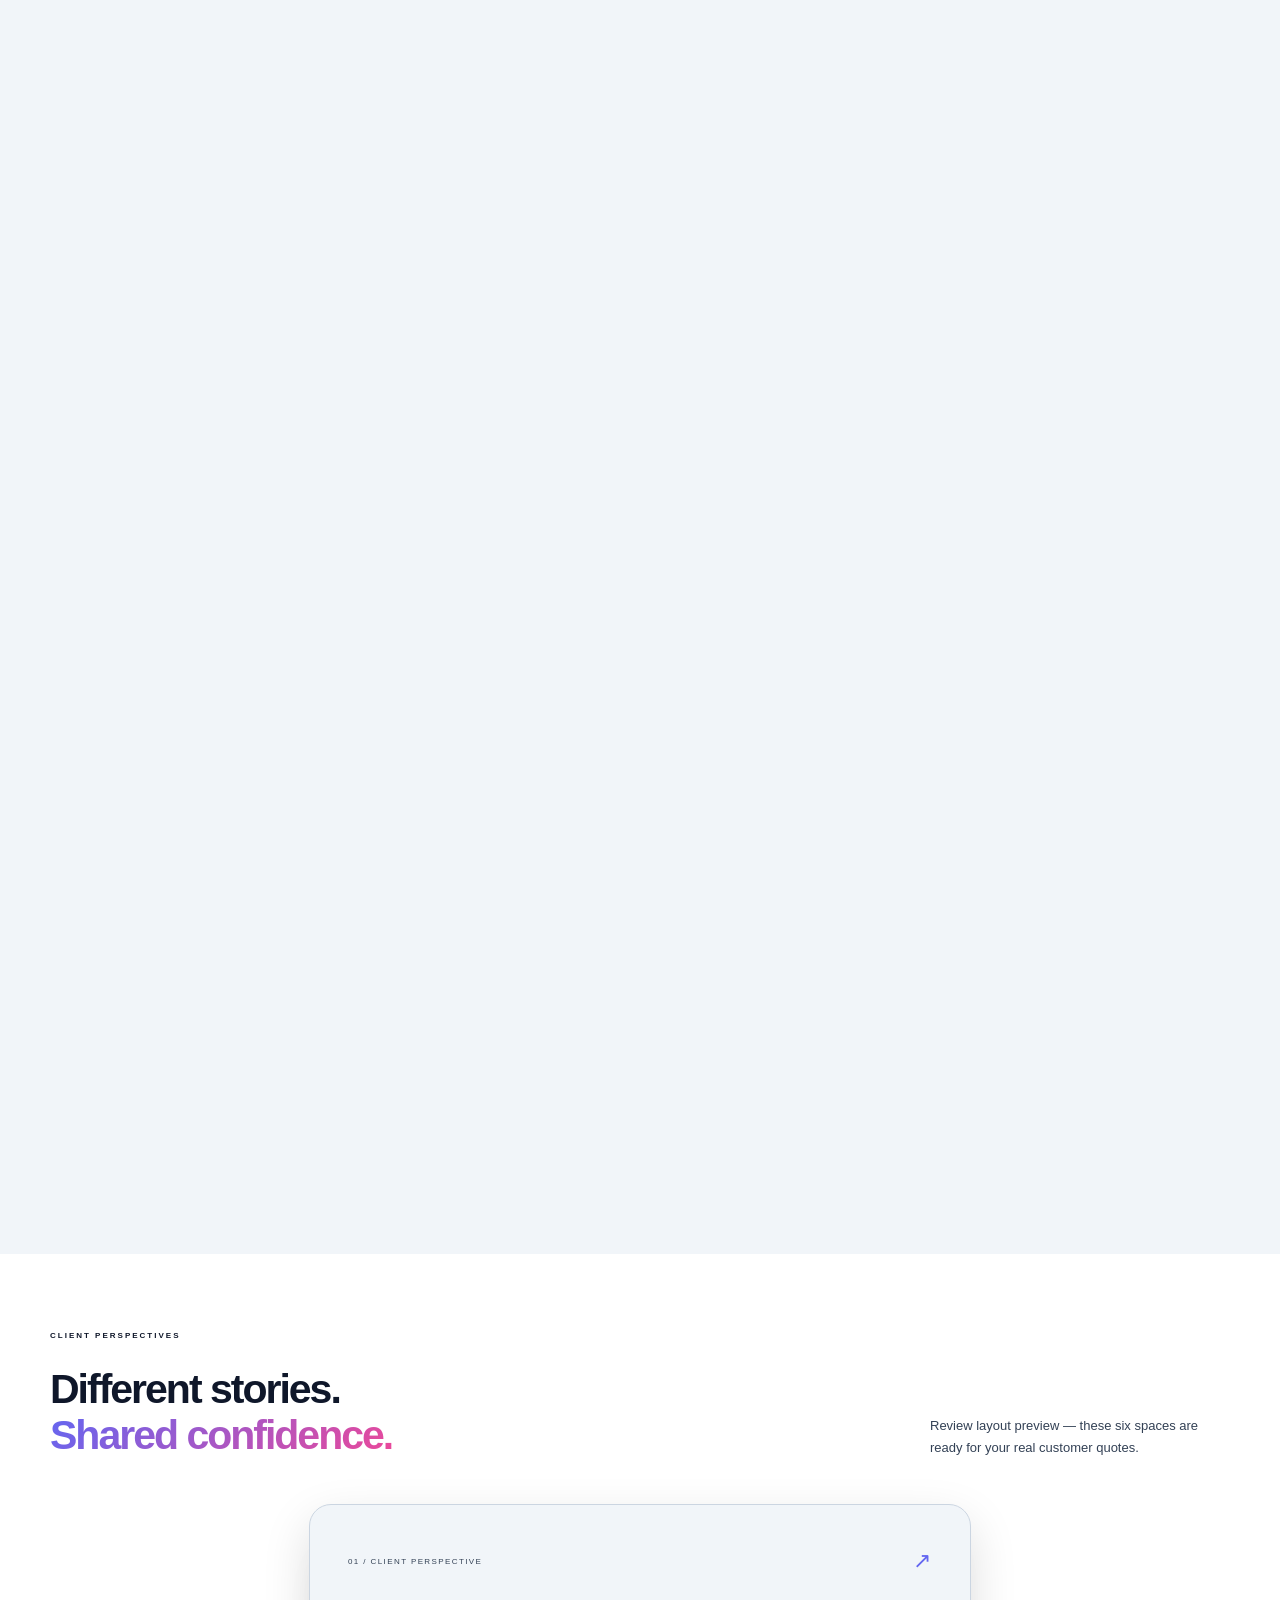
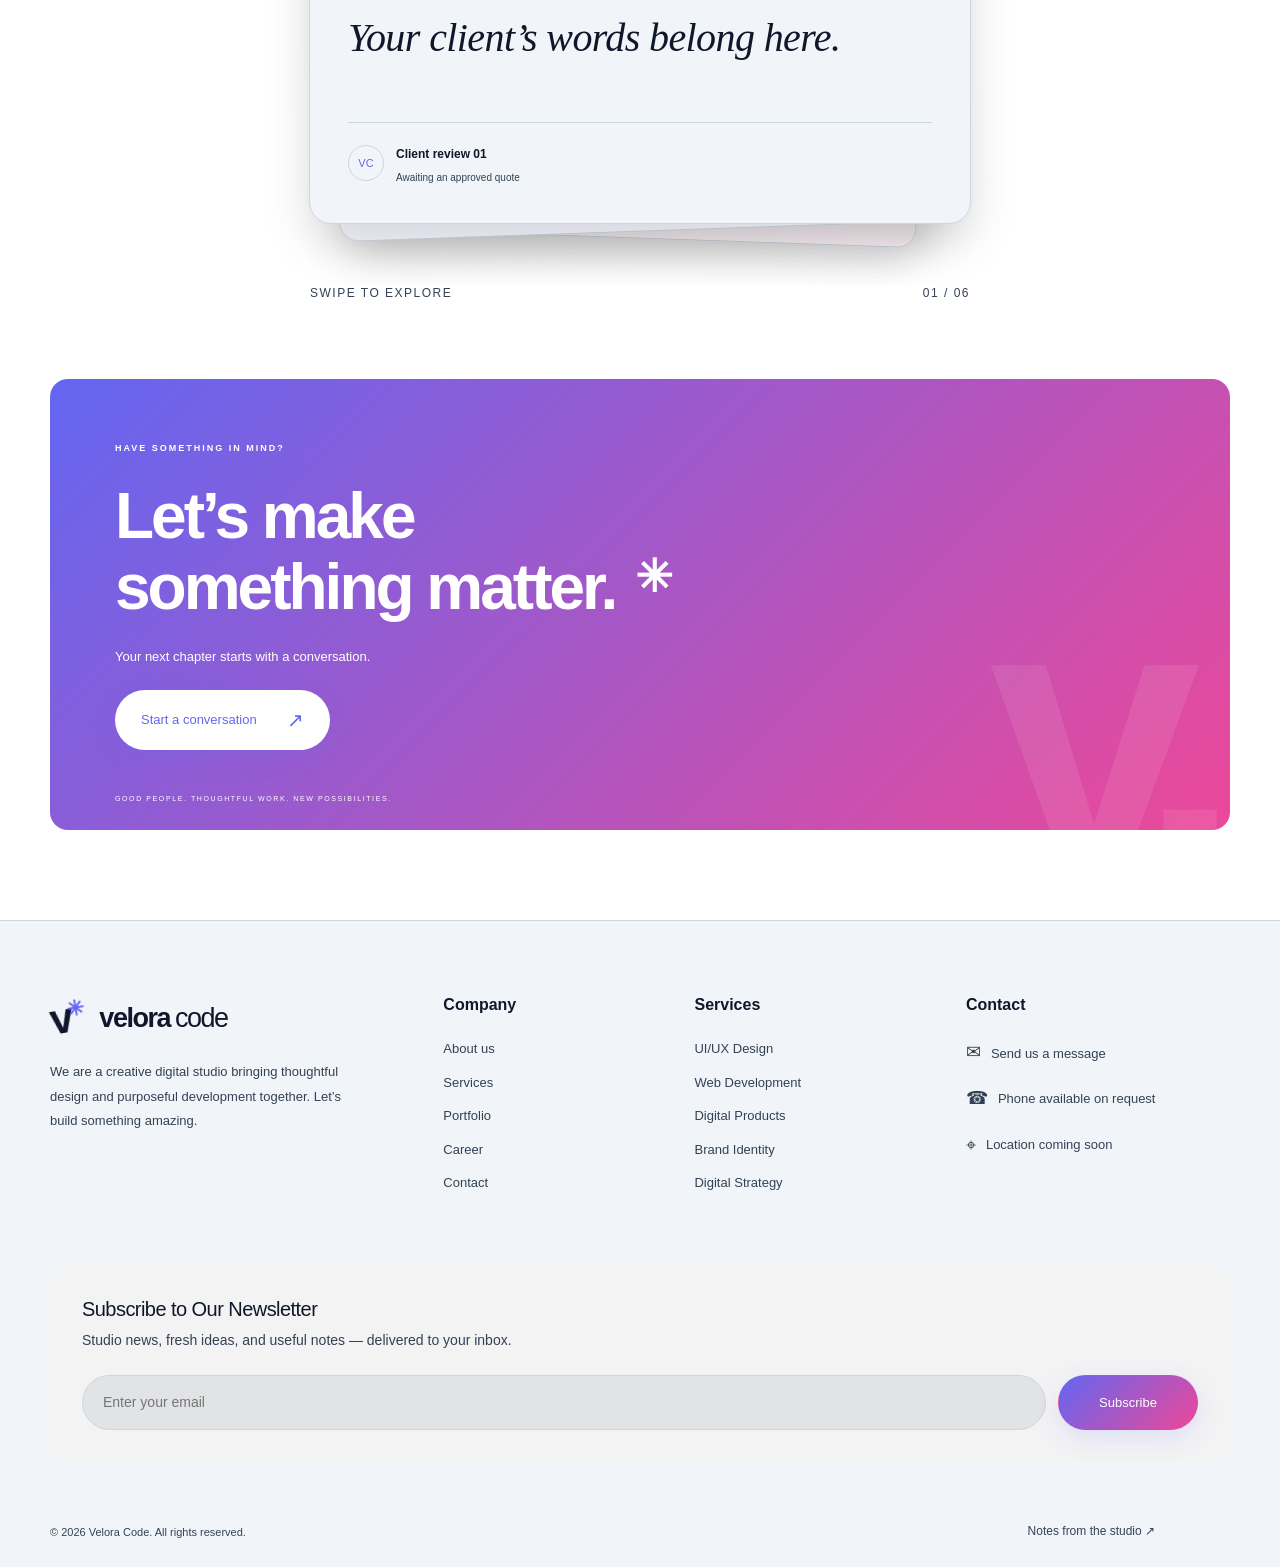
<file: html/services.html>
<!doctype html>
<html lang="en">
<head>
  <meta charset="UTF-8">
  <meta name="viewport" content="width=device-width, initial-scale=1">
  <meta name="description" content="Velora Code — thoughtful design and purposeful development for your next digital chapter.">
  <title>Services — Velora Code</title>
<link rel="stylesheet" href="../css/main.css">
  <script type="module" src="../js/main.js"></script>
</head>
<body id="velora-app" data-theme="light">
  <a class="vc-skip" href="#main">Skip to content</a>
  <header class="vc-header">
    <div class="vc-wrap vc-nav">
      <a class="vc-brand" href="../index.html" aria-label="Velora Code home"><span class="vc-mark">v<span>✳</span></span>velora<span class="vc-brand-code">code</span><span class="vc-brand-dot">®</span></a>
      <nav id="navigation" aria-label="Main navigation"><span class="vc-menu-caption">EXPLORE VELORA CODE</span><a href="../index.html">Home</a><a href="../html/about.html">Studio</a><a href="../html/services.html">Services</a><a href="../html/our-work.html">Our work</a><a href="../html/career.html">Career</a><a href="../html/contact.html">Contact</a><span class="vc-menu-footer">A little curiosity. A lot of possibility.</span></nav>
      <div class="vc-nav-actions"><button class="vc-theme" aria-label="Switch to dark theme" title="Switch theme"><span aria-hidden="true">☾</span></button><a class="vc-button vc-button-small" href="../html/contact.html">Let’s talk <span>↗</span></a><button class="vc-menu" aria-label="Open menu" aria-expanded="false" aria-controls="navigation"><span></span><span></span><span></span></button></div>
    </div>
  </header>
  <main id="main">
<section class="vc-page-intro vc-wrap"><p class="vc-eyebrow">WHAT WE CAN MAKE TOGETHER</p><h1>From possibility<br>to <span class="vc-gradient">something real.</span></h1><p>Thoughtful design, purposeful development, and a shared ambition to do good work.</p></section>
<section id="services" class="vc-section vc-wrap">
      <div class="vc-section-heading"><div><p class="vc-eyebrow">01 / WHAT WE DO</p><h2>Good design.<br><span class="vc-muted">Even better possibilities.</span></h2></div><p>From the first spark to the final polish, we connect creativity and technology to move your business forward.</p></div>
      <div class="vc-services" id="service-list" tabindex="0" aria-label="Our services"></div>
    </section>
<section class="vc-process-band"><div class="vc-section vc-wrap"><div class="vc-section-heading"><div><p class="vc-eyebrow">04 / HOW IT COMES TOGETHER</p><h2>Less complexity.<br><span class="vc-muted">More possibility.</span></h2></div><a class="vc-text-link" href="../html/contact.html">Let’s make a start <span>↗</span></a></div><div class="vc-process" id="process-list"></div></div></section>
<section class="vc-quote vc-wrap" id="client-reviews" hidden aria-label="Customer reviews"></section><section id="contact" class="vc-contact vc-wrap"><div><p class="vc-eyebrow">HAVE SOMETHING IN MIND?</p><h2>Let’s make<br><span>something matter.</span><span class="vc-contact-star" aria-hidden="true">✳</span></h2><p>Your next chapter starts with a conversation.</p><button class="vc-button vc-button-light" data-contact>Start a conversation <span>↗</span></button></div><span class="vc-contact-watermark" aria-hidden="true">v.</span><span class="vc-contact-footnote">GOOD PEOPLE. THOUGHTFUL WORK. NEW POSSIBILITIES.</span></section>
  </main>
  <footer class="vc-footer"><div class="vc-wrap">
  <div class="vc-footer-grid">
    <div class="vc-footer-brand"><a class="vc-brand" href="../index.html"><span class="vc-mark">v<span>✳</span></span>velora<span class="vc-brand-code">code</span></a><p>We are a creative digital studio bringing thoughtful design and purposeful development together. Let’s build something amazing.</p></div>
    <div><h3>Company</h3><a href="../html/about.html">About us</a><a href="../html/services.html">Services</a><a href="../html/our-work.html">Portfolio</a><a href="../html/career.html">Career</a><a href="../html/contact.html">Contact</a></div>
    <div><h3>Services</h3><a href="../html/services.html">UI/UX Design</a><a href="../html/services.html">Web Development</a><a href="../html/services.html">Digital Products</a><a href="../html/services.html">Brand Identity</a><a href="../html/services.html">Digital Strategy</a></div>
    <div class="vc-contact-details"><h3>Contact</h3><a href="../html/contact.html"><span aria-hidden="true">✉</span> Send us a message</a><p><span aria-hidden="true">☎</span> Phone available on request</p><p><span aria-hidden="true">⌖</span> Location coming soon</p></div>
  </div>
  <div class="vc-newsletter"><div><h3>Subscribe to Our Newsletter</h3><p>Studio news, fresh ideas, and useful notes — delivered to your inbox.</p></div><form id="newsletter-form"><label class="vc-sr-only" for="newsletter-email">Your email address</label><div><input id="newsletter-email" name="email" type="email" required autocomplete="email" placeholder="Enter your email"><button class="vc-button" type="submit">Subscribe</button></div><p id="newsletter-status" role="status"></p></form></div>
  <div class="vc-footer-bottom"><span>© <span id="current-year"></span> Velora Code. All rights reserved.</span><a href="../html/blogs.html">Notes from the studio ↗</a><a class="vc-back-top" href="#main" aria-label="Back to top"><span>Back to top</span><i aria-hidden="true">↑</i></a></div>
</div></footer>
  <dialog class="vc-dialog" id="detail-dialog" aria-labelledby="dialog-title"><button class="vc-dialog-close" aria-label="Close dialog">×</button><div id="dialog-content"></div></dialog>
</body>
</html>
</file>
<file: css/main.css>
@import url("./global/colors.css");
@import url("./global/global.css");
@import url("./pages/home.css");
@import url("./pages/services.css");
@import url("./pages/about.css");
@import url("./pages/our-work.css");
@import url("./pages/blogs.css");
@import url("./pages/contact.css");
@import url("./global/refinements.css");
@import url("./pages/career.css");
</file>
